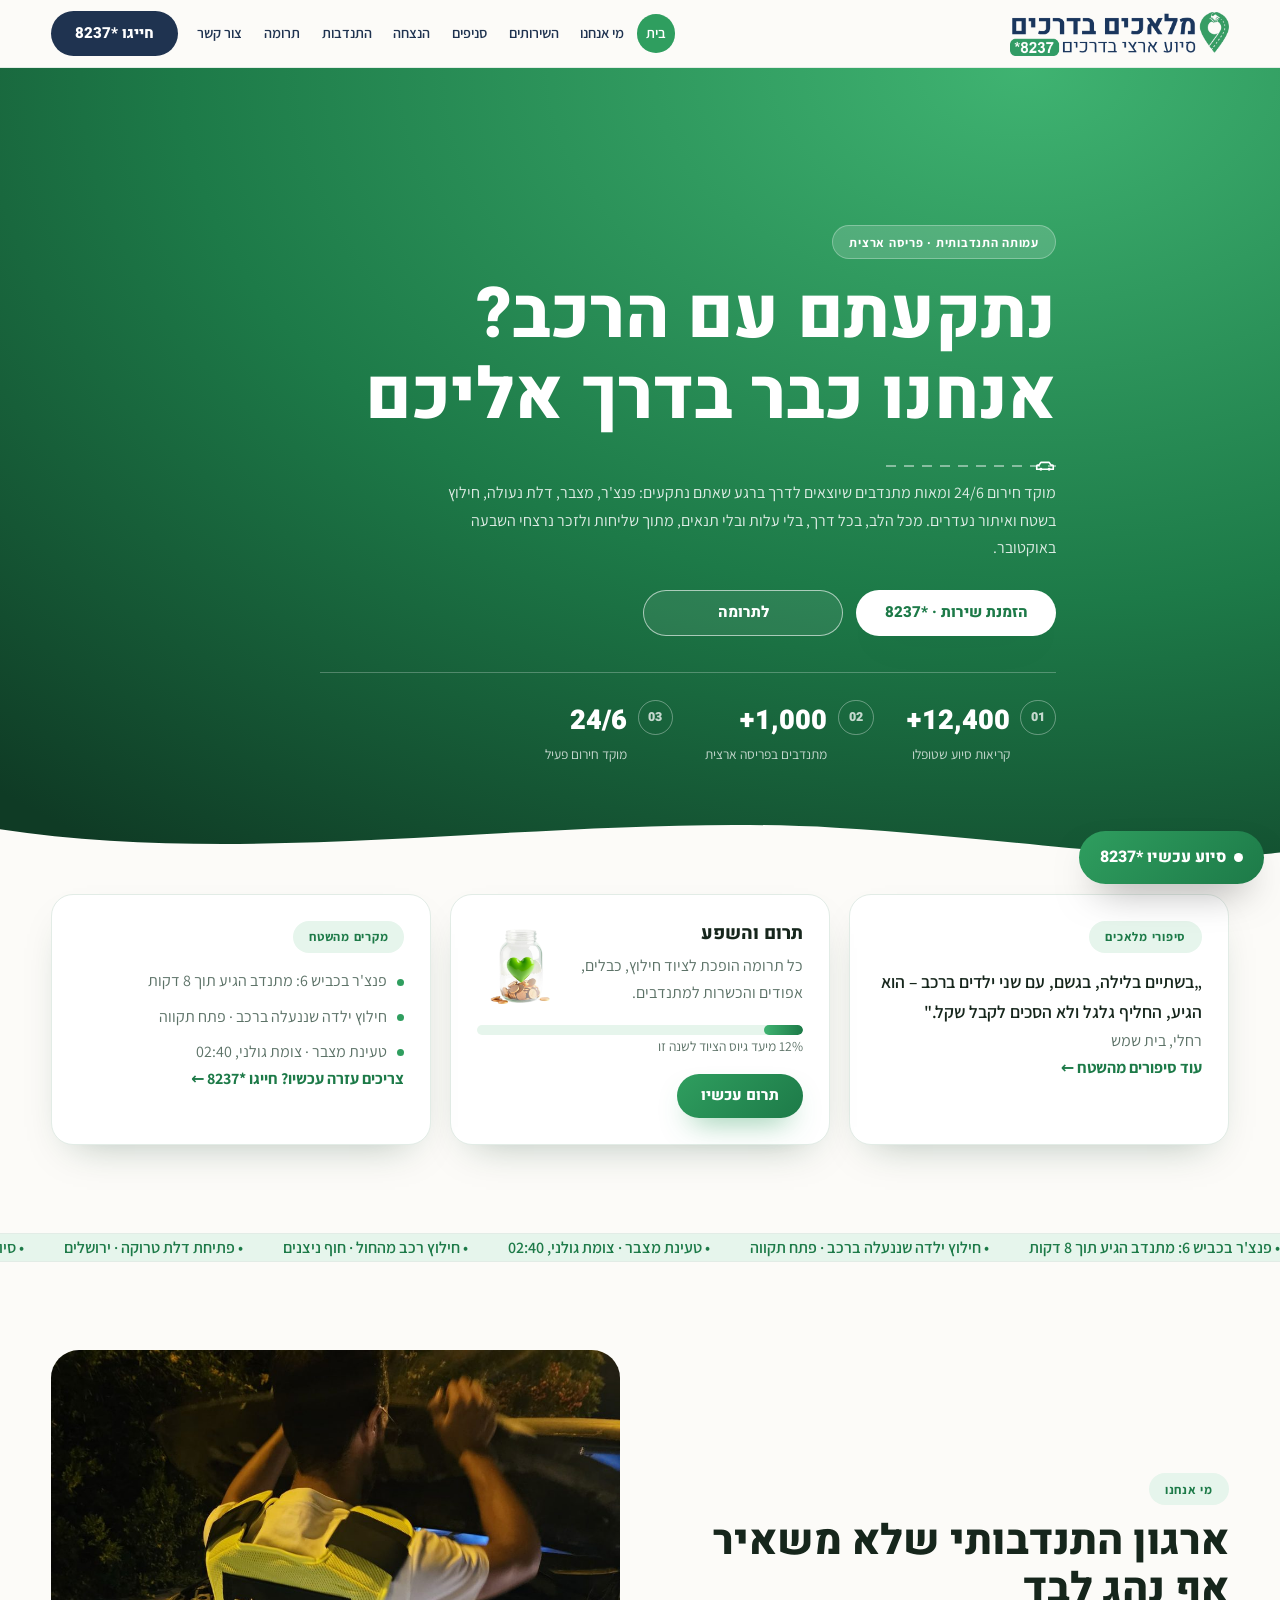
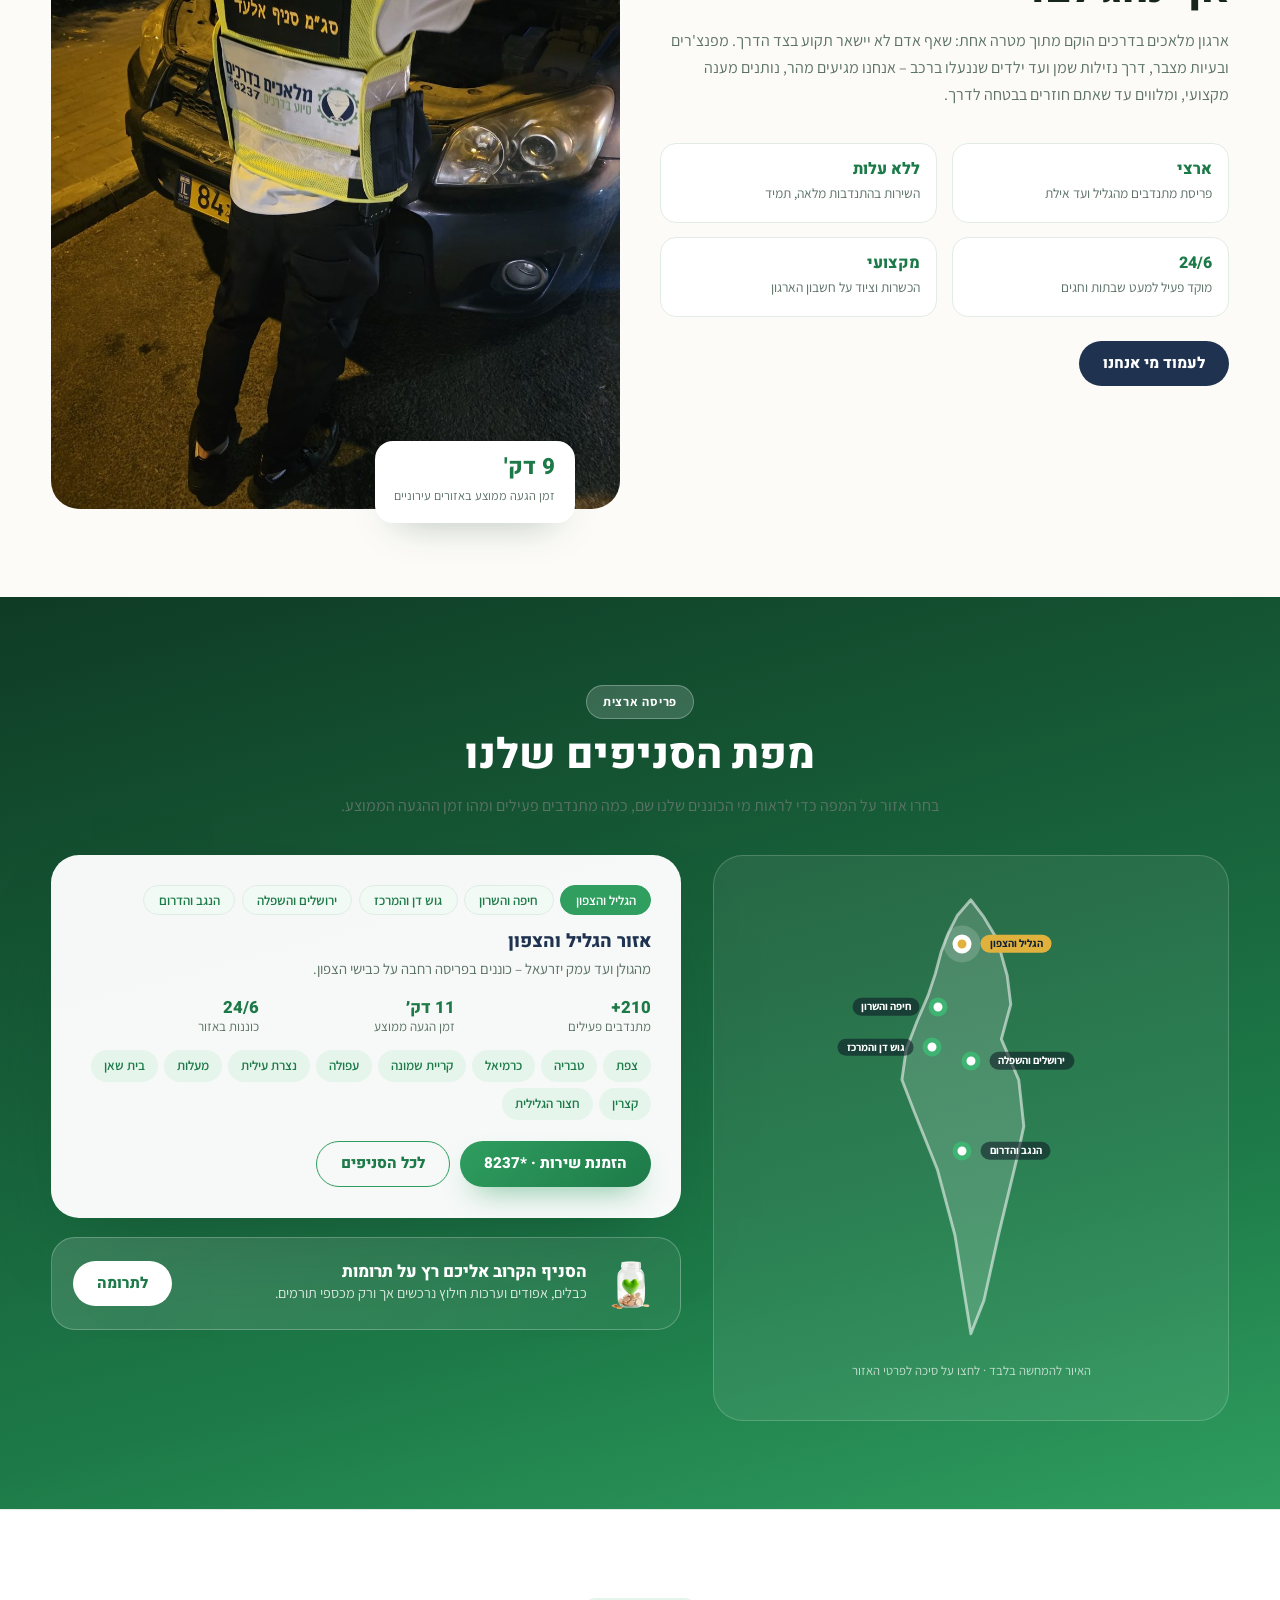
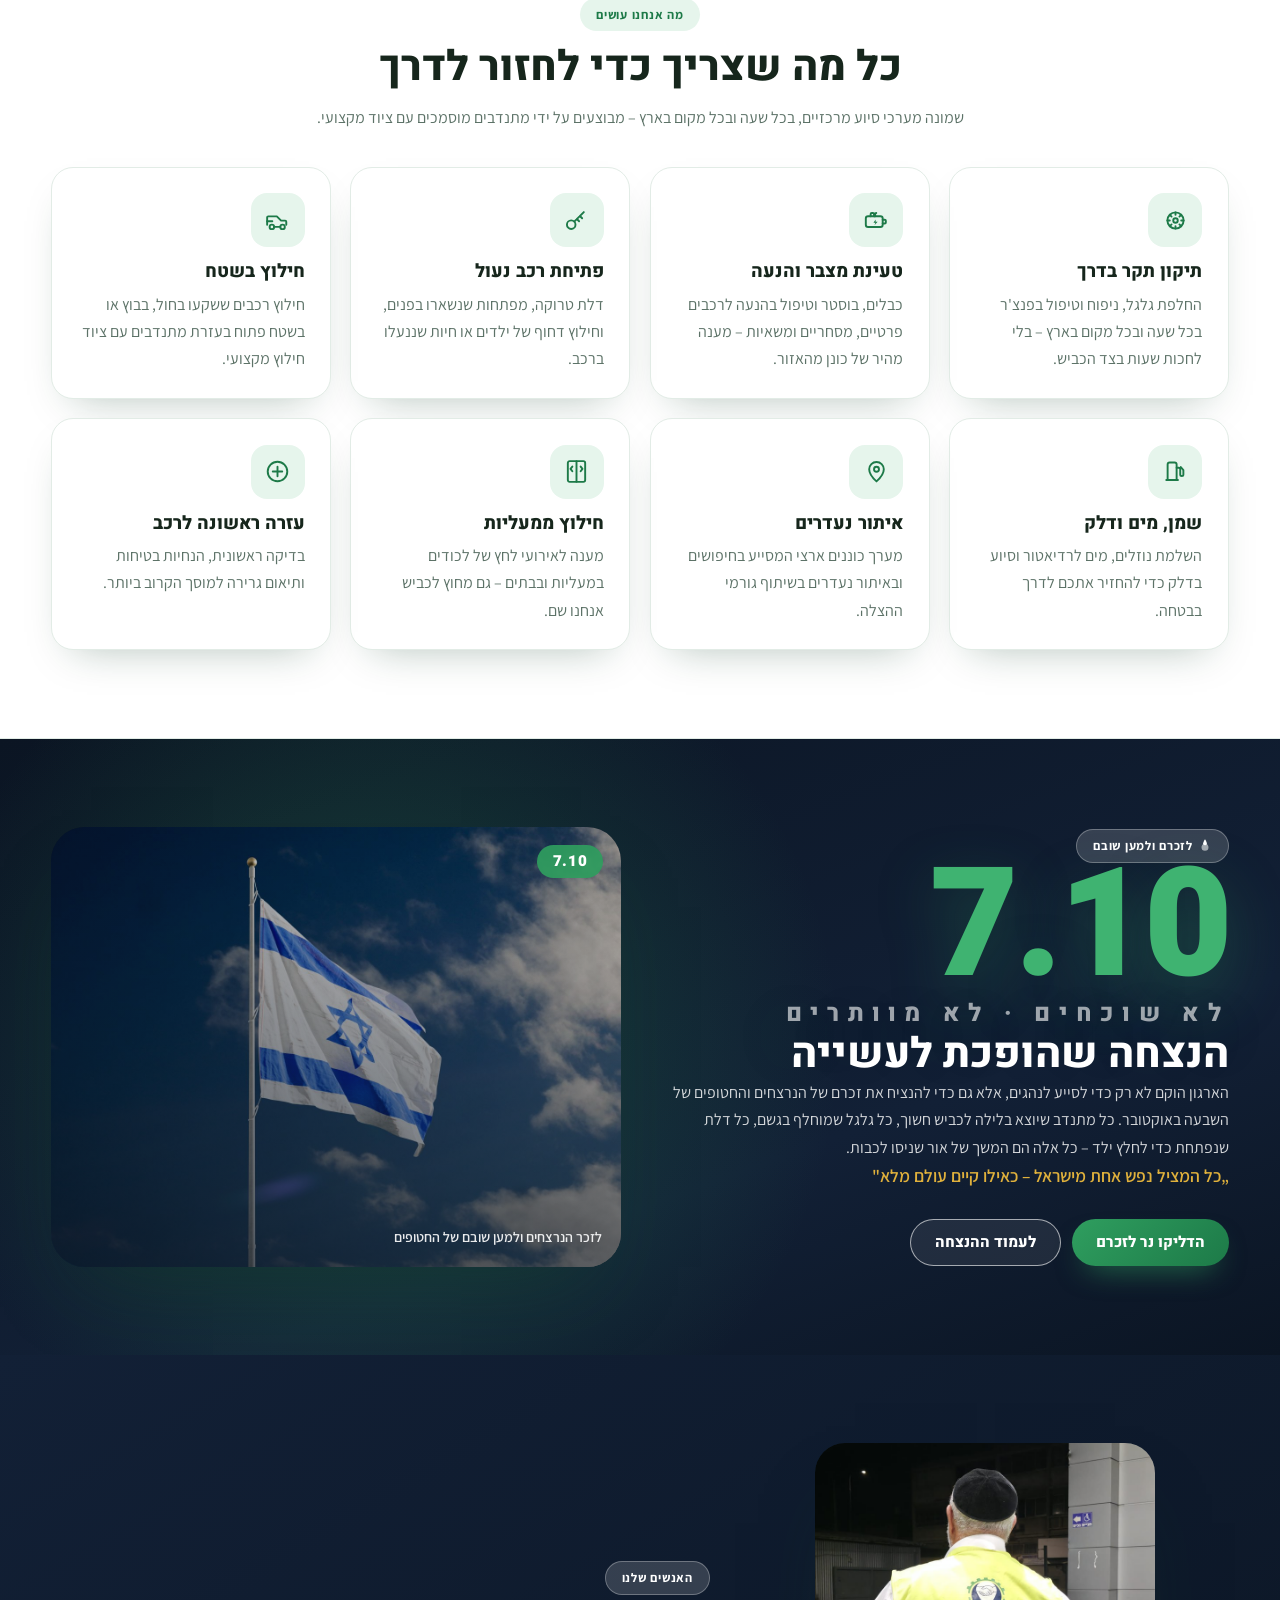
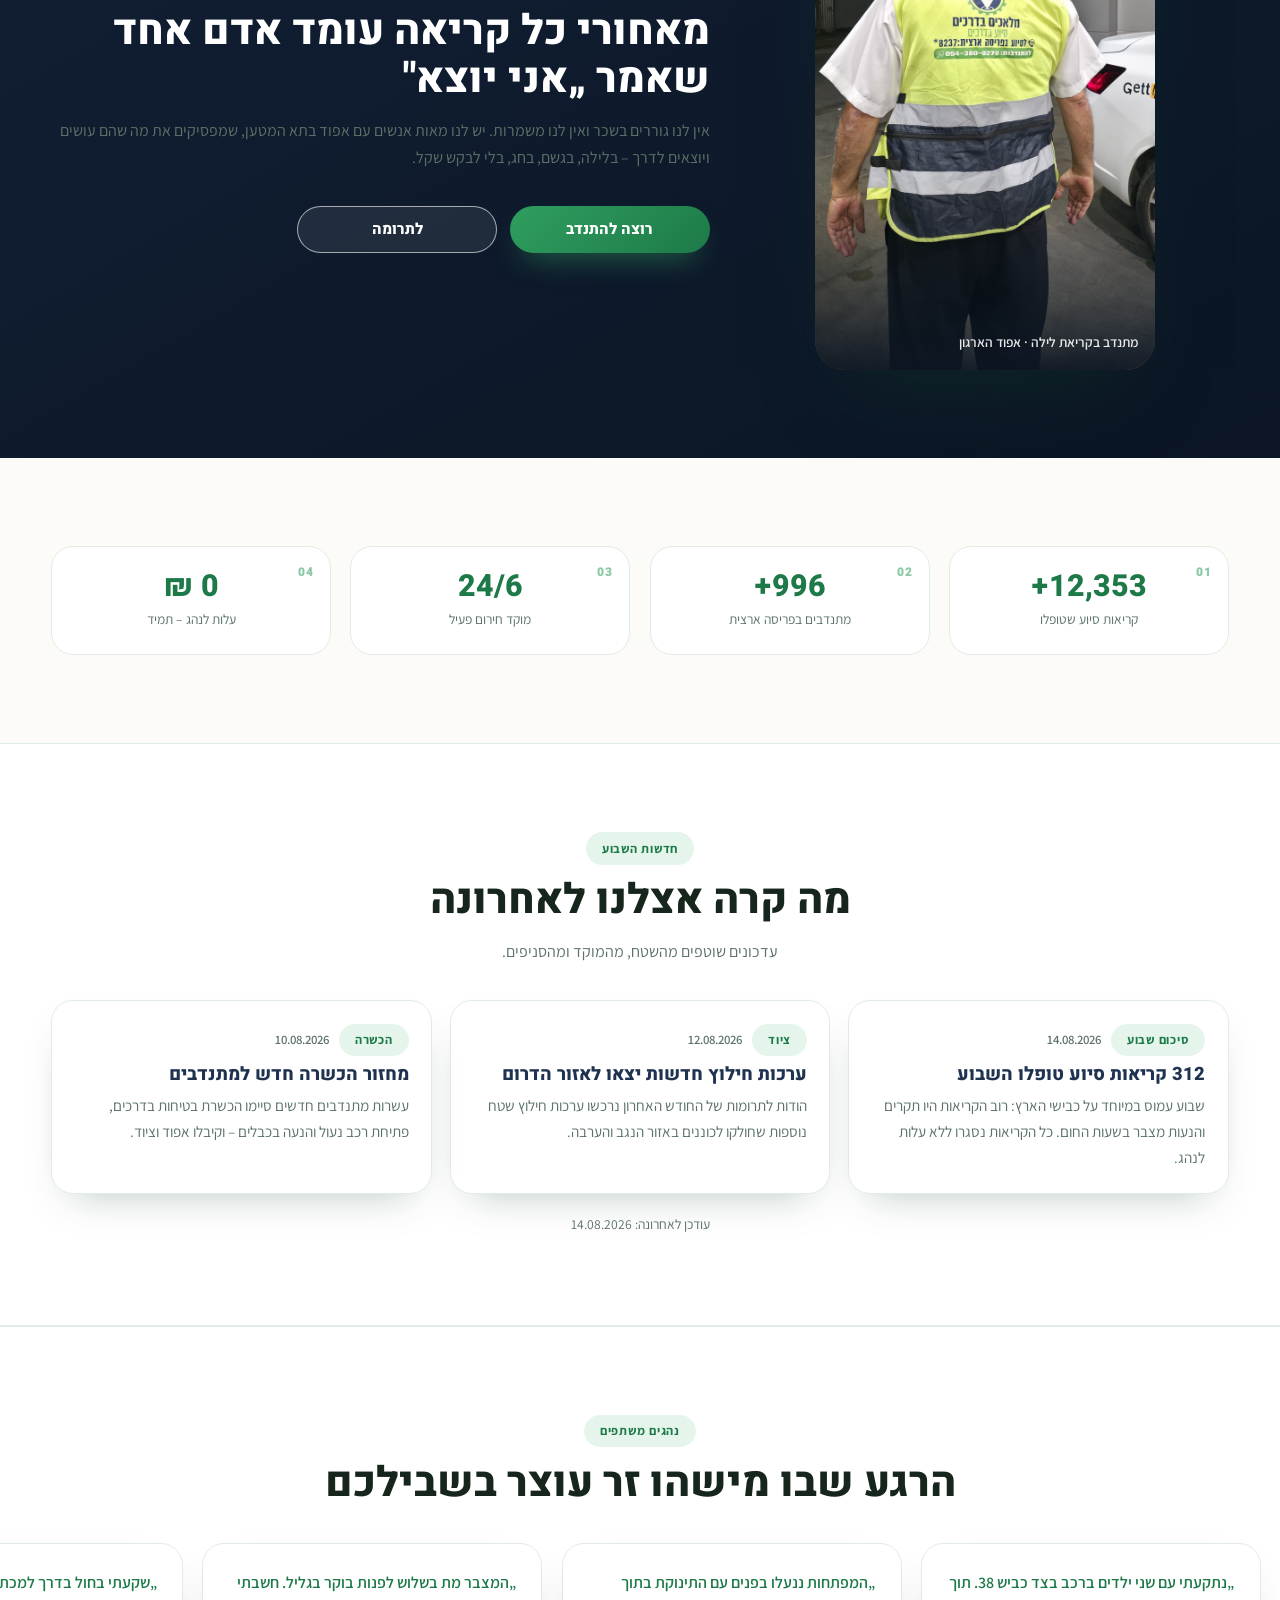
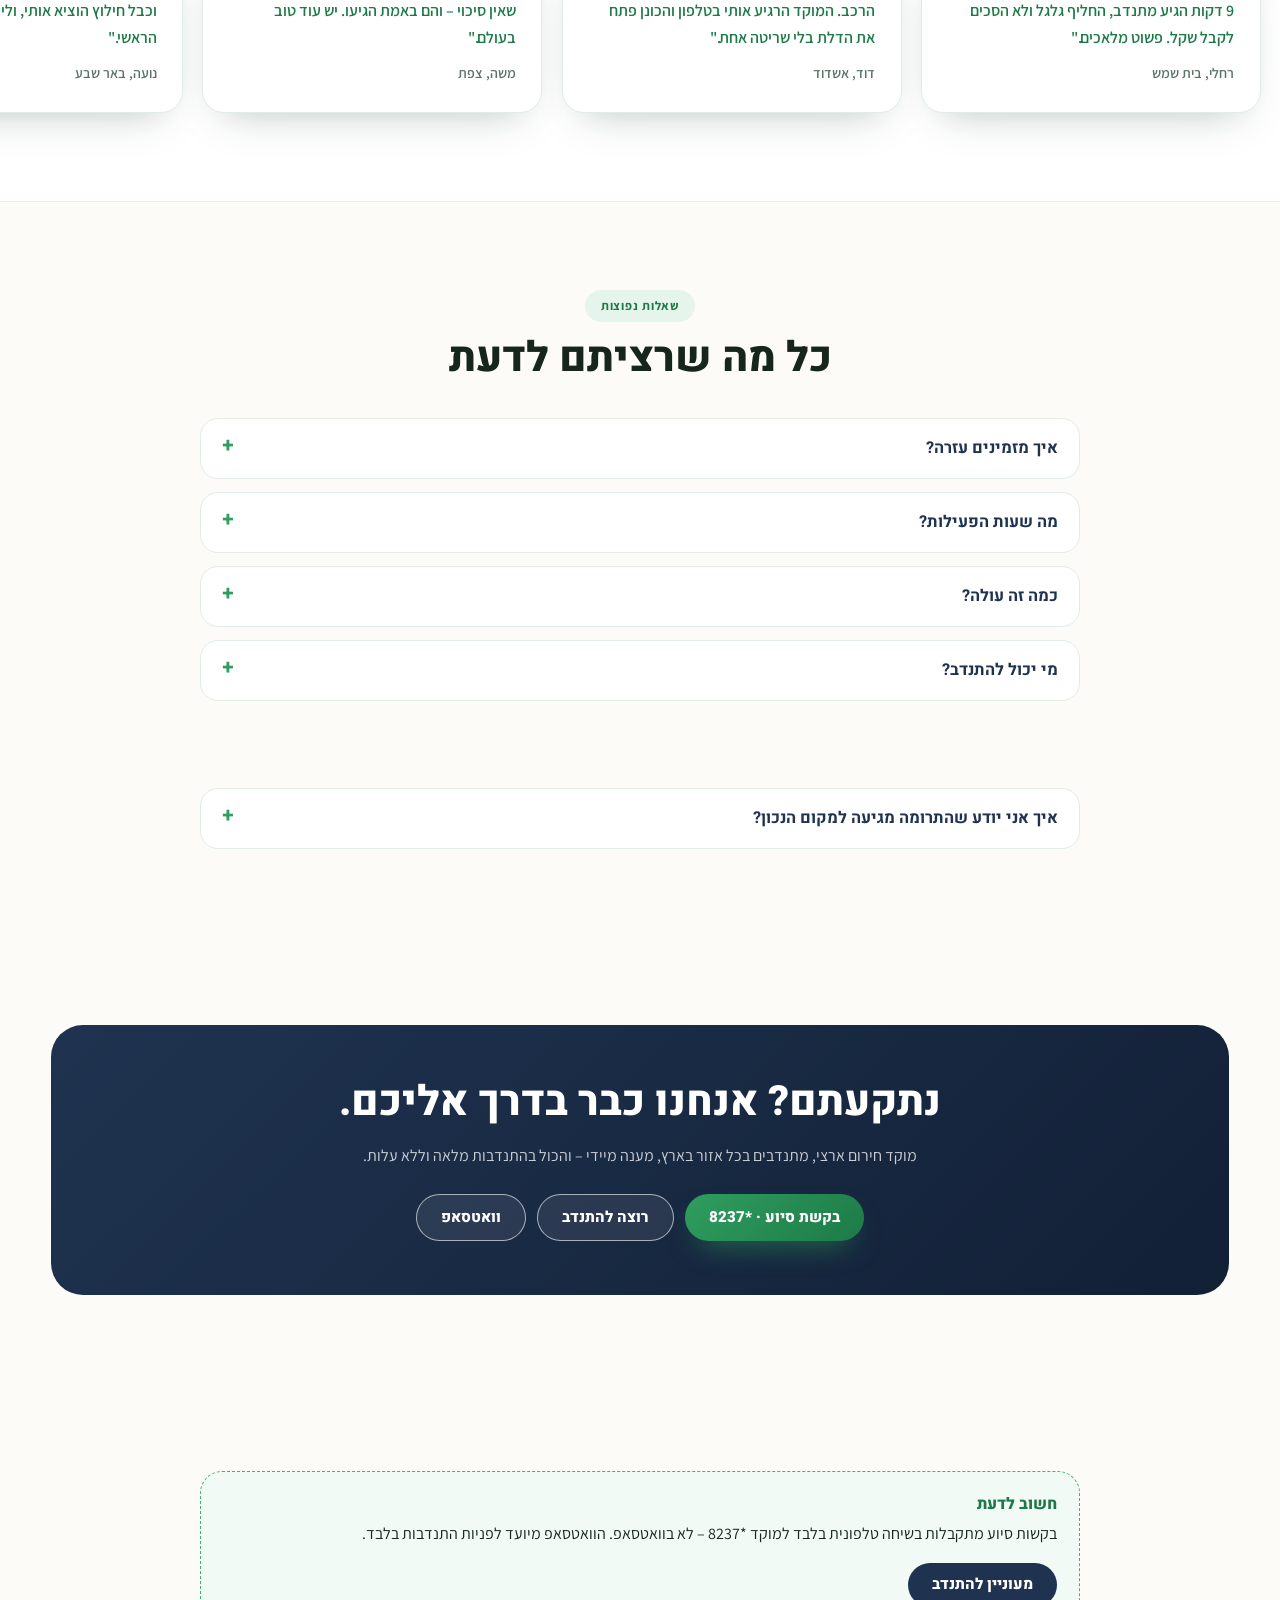
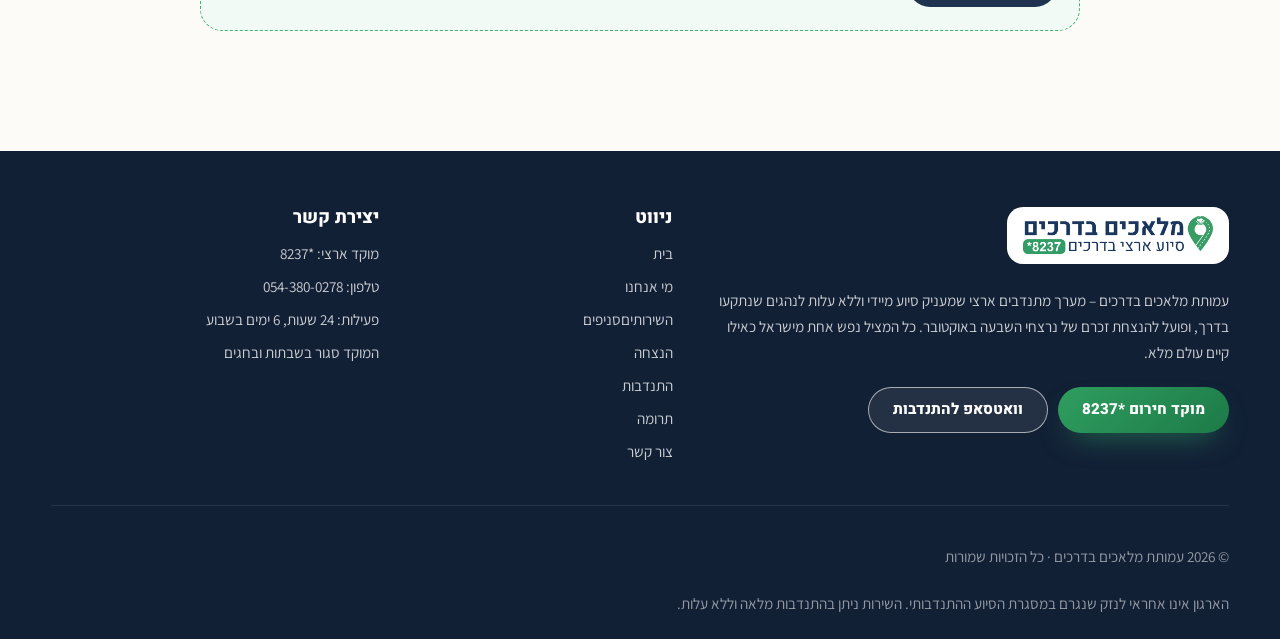
<file: index.html>
<!DOCTYPE html>
<html lang="he" dir="rtl">
<head>
<meta charset="utf-8">
<meta name="viewport" content="width=device-width, initial-scale=1, viewport-fit=cover">
<title>מלאכים בדרכים | סיוע ארצי בדרכים 24/6 · *8237</title>
<meta name="description" content="נתקעתם בדרך? מלאכים בדרכים מגיעים אליכם בהתנדבות וללא עלות – פנצ&#x27;ר, מצבר, פתיחת רכב נעול וחילוץ בשטח. מוקד ארצי *8237.">
<meta property="og:title" content="מלאכים בדרכים | סיוע ארצי בדרכים 24/6 · *8237">
<meta property="og:description" content="נתקעתם בדרך? מלאכים בדרכים מגיעים אליכם בהתנדבות וללא עלות – פנצ&#x27;ר, מצבר, פתיחת רכב נעול וחילוץ בשטח. מוקד ארצי *8237.">
<meta property="og:type" content="website">
<meta name="twitter:card" content="summary_large_image">
<meta name="theme-color" content="#2f9e5f">
<link rel="icon" type="image/png" href="assets/favicon.png">
<link rel="preconnect" href="https://fonts.googleapis.com">
<link rel="preconnect" href="https://fonts.gstatic.com" crossorigin>
<link href="https://fonts.googleapis.com/css2?family=Heebo:wght@400;600;700;800;900&family=Assistant:wght@300;400;500;600;700&display=swap" rel="stylesheet">
<link rel="stylesheet" href="css/styles.css">
</head>
<body>

<div class="preloader" id="preloader">
  <div class="curtain curtain-top"></div>
  <div class="curtain curtain-bottom"></div>
  <div class="preloader-inner">
    <div class="road-wrap"><img class="intro-car" src="assets/car.png" alt=""><div class="road"></div><div class="road-dashes"></div></div>
    <img class="intro-logo" src="assets/logo.png" alt="מלאכים בדרכים">
    <p class="intro-tag">מכל הלב · בכל דרך</p>
  </div>
</div>

<header class="site-header" id="siteHeader">
  <div class="container header-inner">
    <a class="brand" href="index.html"><img src="assets/logo.png" alt="מלאכים בדרכים"></a>
    <div class="header-actions">
      <nav class="desktop-nav"><a class="nav-link is-active" href="index.html">בית</a><a class="nav-link" href="about.html">מי אנחנו</a><a class="nav-link" href="services.html">השירותים</a><a class="nav-link" href="branches.html">סניפים</a><a class="nav-link" href="memorial.html">הנצחה</a><a class="nav-link" href="volunteer.html">התנדבות</a><a class="nav-link" href="donate.html">תרומה</a><a class="nav-link" href="contact.html">צור קשר</a></nav>
      <a class="btn btn-navy" href="tel:*8237">חייגו *8237</a>
      <button class="burger" id="burger" aria-label="תפריט" aria-expanded="false"><span></span><span></span><span></span></button>
    </div>
  </div>
  <nav class="mobile-nav" id="mobileNav"><a href="index.html">בית</a><a href="about.html">מי אנחנו</a><a href="services.html">השירותים</a><a href="branches.html">סניפים</a><a href="memorial.html">הנצחה</a><a href="volunteer.html">התנדבות</a><a href="donate.html">תרומה</a><a href="contact.html">צור קשר</a><a class="btn btn-primary" href="tel:*8237">בקשת סיוע · *8237</a></nav>
</header>
<main>

<section class="hero">
  <div class="container hero-grid solo">
    <div class="hero-copy reveal">
      <span class="pill-light">עמותה התנדבותית · פריסה ארצית</span>
      <h1>נתקעתם עם הרכב?<br>אנחנו כבר בדרך אליכם</h1>
      <div class="road-strip" aria-hidden="true">
        <svg class="road-strip-car" viewBox="0 0 24 24" width="22" height="22" fill="none" stroke="#fff" stroke-width="1.8" stroke-linecap="round" stroke-linejoin="round"><path d="M3 15.5V12a1 1 0 0 1 1-1h1.5l2-3h9l2 3H20a1 1 0 0 1 1 1v3.5"/><path d="M3 15.5h18"/><circle cx="7.5" cy="15.5" r="1.6" fill="#fff" stroke="none"/><circle cx="16.5" cy="15.5" r="1.6" fill="#fff" stroke="none"/></svg>
      </div>
      <p>מוקד חירום 24/6 ומאות מתנדבים שיוצאים לדרך ברגע שאתם נתקעים: פנצ'ר, מצבר, דלת נעולה, חילוץ בשטח ואיתור נעדרים. מכל הלב, בכל דרך, בלי עלות ובלי תנאים, מתוך שליחות ולזכר נרצחי השבעה באוקטובר.</p>
      <div class="hero-actions duo">
        <a class="btn btn-white" href="tel:*8237">הזמנת שירות · *8237</a>
        <a class="btn btn-ghost-light" href="donate.html">לתרומה</a>
      </div>
      <dl class="hero-stats"><div><dt class="counter">12,400+</dt><dd>קריאות סיוע שטופלו</dd></div><div><dt class="counter">1,000+</dt><dd>מתנדבים בפריסה ארצית</dd></div><div><dt>24/6</dt><dd>מוקד חירום פעיל</dd></div></dl>
    </div>
  </div>
  <svg class="wave" viewBox="0 0 1440 90" preserveAspectRatio="none"><path d="M0 90V26C300 78 640 4 940 24 1160 39 1310 74 1440 56V90Z"/></svg>
</section>

<section class="container float-cards">
  <article class="card tilt reveal">
    <span class="pill">סיפורי מלאכים</span>
    <p class="quote">„בשתיים בלילה, בגשם, עם שני ילדים ברכב – הוא הגיע, החליף גלגל ולא הסכים לקבל שקל."</p>
    <p class="muted">רחלי, בית שמש</p>
    <a class="link" href="about.html">עוד סיפורים מהשטח ←</a>
  </article>
  <article class="card tilt reveal">
    <div class="card-row">
      <div><h3>תרום והשפע</h3><p class="muted">כל תרומה הופכת לציוד חילוץ, כבלים, אפודים והכשרות למתנדבים.</p></div>
      <img class="jar float" src="assets/jar.png" alt="צנצנת תרומות">
    </div>
    <div class="progress"><span style="width:12%"></span></div>
    <p class="muted small">12% מיעד גיוס הציוד לשנה זו</p>
    <a class="btn btn-primary" href="donate.html">תרום עכשיו</a>
  </article>
  <article class="card tilt reveal">
    <span class="pill">מקרים מהשטח</span>
    <ul class="dot-list"><li>פנצ'ר בכביש 6: מתנדב הגיע תוך 8 דקות</li><li>חילוץ ילדה שננעלה ברכב · פתח תקווה</li><li>טעינת מצבר · צומת גולני, 02:40</li></ul>
    <a class="link" href="tel:*8237">צריכים עזרה עכשיו? חייגו *8237 ←</a>
  </article>
</section>

<section class="ticker"><div class="ticker-track"><span>• פנצ'ר בכביש 6: מתנדב הגיע תוך 8 דקות</span><span>• חילוץ ילדה שננעלה ברכב · פתח תקווה</span><span>• טעינת מצבר · צומת גולני, 02:40</span><span>• חילוץ רכב מהחול · חוף ניצנים</span><span>• פתיחת דלת טרוקה · ירושלים</span><span>• סיוע בדלק · כביש 90</span><span>• פנצ'ר בכביש 6: מתנדב הגיע תוך 8 דקות</span><span>• חילוץ ילדה שננעלה ברכב · פתח תקווה</span><span>• טעינת מצבר · צומת גולני, 02:40</span><span>• חילוץ רכב מהחול · חוף ניצנים</span><span>• פתיחת דלת טרוקה · ירושלים</span><span>• סיוע בדלק · כביש 90</span></div></section>

<section class="container split">
  <div class="reveal">
    <div class="section-head start"><span class="pill">מי אנחנו</span><h2>ארגון התנדבותי שלא משאיר אף נהג לבד</h2><p>ארגון מלאכים בדרכים הוקם מתוך מטרה אחת: שאף אדם לא יישאר תקוע בצד הדרך. מפנצ'רים ובעיות מצבר, דרך נזילות שמן ועד ילדים שננעלו ברכב – אנחנו מגיעים מהר, נותנים מענה מקצועי, ומלווים עד שאתם חוזרים בבטחה לדרך.</p></div>
    <div class="mini-grid">
      <div class="mini"><strong>ארצי</strong><span>פריסת מתנדבים מהגליל ועד אילת</span></div>
      <div class="mini"><strong>ללא עלות</strong><span>השירות בהתנדבות מלאה, תמיד</span></div>
      <div class="mini"><strong>24/6</strong><span>מוקד פעיל למעט שבתות וחגים</span></div>
      <div class="mini"><strong>מקצועי</strong><span>הכשרות וציוד על חשבון הארגון</span></div>
    </div>
    <a class="btn btn-navy" href="about.html">לעמוד מי אנחנו</a>
  </div>
  <div class="reveal art-box">
    <img src="assets/field-hood.jpg" alt="מתנדב מלאכים בדרכים מטפל ברכב שנתקע בלילה">
    <div class="badge-float"><strong class="counter">9 דק'</strong><span>זמן הגעה ממוצע באזורים עירוניים</span></div>
  </div>
</section>

<!-- ===== פריסה ארצית: מפה + סניפים + תרומה ===== -->
<section class="reach">
  <div class="container">
    <div class="section-head"><span class="pill-light">פריסה ארצית</span><h2>מפת הסניפים שלנו</h2><p class="light-text">בחרו אזור על המפה כדי לראות מי הכוננים שלנו שם, כמה מתנדבים פעילים ומהו זמן ההגעה הממוצע.</p></div>
    <div class="reach-grid">
      <div class="map-stage reveal">
        <div class="map-canvas">
          <svg class="map-svg" viewBox="0 0 300 620" role="img" aria-label="מפת ישראל עם אזורי הפעילות של הארגון">
            <path class="map-land" d="M150 8 L168 32 L186 62 L200 112 L205 152 L192 200 L216 256 L223 320 L214 362 L188 470 L168 560 L150 606 L128 470 L104 380 L72 300 L55 256 L61 214 L76 175 L91 140 L101 110 L109 80 L119 54 L131 30 Z"/>
          </svg>
          <div class="map-pins" id="mapPins"></div>
        </div>
        <p class="map-legend">האיור להמחשה בלבד · לחצו על סיכה לפרטי האזור</p>
      </div>

      <div>
        <div class="branch-panel reveal">
          <div class="branch-tabs" id="branchTabs"></div>
          <div id="branchBody"></div>
          <div class="panel-actions">
            <a class="btn btn-primary" href="tel:*8237">הזמנת שירות · *8237</a>
            <a class="btn btn-outline" href="branches.html">לכל הסניפים</a>
          </div>
        </div>
        <div class="donate-inline reveal">
          <img src="assets/jar.png" alt="">
          <p><strong>הסניף הקרוב אליכם רץ על תרומות</strong>כבלים, אפודים וערכות חילוץ נרכשים אך ורק מכספי תורמים.</p>
          <a class="btn btn-white" href="donate.html">לתרומה</a>
        </div>
      </div>
    </div>
  </div>
</section>

<section class="band">
  <div class="container">
    <div class="section-head"><span class="pill">מה אנחנו עושים</span><h2>כל מה שצריך כדי לחזור לדרך</h2><p>שמונה מערכי סיוע מרכזיים, בכל שעה ובכל מקום בארץ – מבוצעים על ידי מתנדבים מוסמכים עם ציוד מקצועי.</p></div>
    <div class="grid-4"><article class="card tilt reveal"><span class="icon"><svg viewBox="0 0 24 24" fill="none" stroke="currentColor" stroke-width="1.7" stroke-linecap="round" stroke-linejoin="round"><circle cx="12" cy="12" r="7.2"/><circle cx="12" cy="12" r="2"/><path d="M12 4.8v2.1M12 17.1v2.1M4.8 12h2.1M17.1 12h2.1M7 7l1.5 1.5M15.5 15.5 17 17M7 17l1.5-1.5M15.5 8.5 17 7"/></svg></span><h3>תיקון תקר בדרך</h3><p class="muted">החלפת גלגל, ניפוח וטיפול בפנצ'ר בכל שעה ובכל מקום בארץ – בלי לחכות שעות בצד הכביש.</p></article><article class="card tilt reveal"><span class="icon"><svg viewBox="0 0 24 24" fill="none" stroke="currentColor" stroke-width="1.7" stroke-linecap="round" stroke-linejoin="round"><rect x="2.5" y="8.2" width="15" height="9.6" rx="2"/><path d="M17.5 11.3h1.8a1 1 0 0 1 1 1v1.4a1 1 0 0 1-1 1h-1.8"/><path d="M6.8 8.2V6.3a1 1 0 0 1 1-1h1a1 1 0 0 1 1 1v1.9M10.8 8.2V6.3a1 1 0 0 1 1-1"/><path d="M11.2 11 9.3 14h1.8l-.9 2.3L13 13h-1.8Z" fill="currentColor" stroke="none"/></svg></span><h3>טעינת מצבר והנעה</h3><p class="muted">כבלים, בוסטר וטיפול בהנעה לרכבים פרטיים, מסחריים ומשאיות – מענה מהיר של כונן מהאזור.</p></article><article class="card tilt reveal"><span class="icon"><svg viewBox="0 0 24 24" fill="none" stroke="currentColor" stroke-width="1.7" stroke-linecap="round" stroke-linejoin="round"><circle cx="7.3" cy="15.7" r="3.8"/><path d="M10 13 18.5 4.5M15 8l2 2M12.3 10.7l2 2"/></svg></span><h3>פתיחת רכב נעול</h3><p class="muted">דלת טרוקה, מפתחות שנשארו בפנים, וחילוץ דחוף של ילדים או חיות שננעלו ברכב.</p></article><article class="card tilt reveal"><span class="icon"><svg viewBox="0 0 24 24" fill="none" stroke="currentColor" stroke-width="1.7" stroke-linecap="round" stroke-linejoin="round"><path d="M2.8 15.8V9.3a1 1 0 0 1 1-1h7.6l3.8 3.8h3.6a1 1 0 0 1 1 1v2.7"/><circle cx="7" cy="17.7" r="2"/><circle cx="16.5" cy="17.7" r="2"/><path d="M9 17.7h5.5M2.8 12.6h4.6"/></svg></span><h3>חילוץ בשטח</h3><p class="muted">חילוץ רכבים ששקעו בחול, בבוץ או בשטח פתוח בעזרת מתנדבים עם ציוד חילוץ מקצועי.</p></article><article class="card tilt reveal"><span class="icon"><svg viewBox="0 0 24 24" fill="none" stroke="currentColor" stroke-width="1.7" stroke-linecap="round" stroke-linejoin="round"><path d="M5 19.5V5.8a1.8 1.8 0 0 1 1.8-1.8h4.4A1.8 1.8 0 0 1 13 5.8v13.7M3.8 19.5h10.4"/><path d="M13 8.6h1.8a1.4 1.4 0 0 1 1.4 1.4v4.6a1.4 1.4 0 0 0 2.8 0v-3.8l-2.3-2.8"/></svg></span><h3>שמן, מים ודלק</h3><p class="muted">השלמת נוזלים, מים לרדיאטור וסיוע בדלק כדי להחזיר אתכם לדרך בבטחה.</p></article><article class="card tilt reveal"><span class="icon"><svg viewBox="0 0 24 24" fill="none" stroke="currentColor" stroke-width="1.7" stroke-linecap="round" stroke-linejoin="round"><path d="M12 20.8s6.5-5.8 6.5-10.8a6.5 6.5 0 0 0-13 0c0 5 6.5 10.8 6.5 10.8Z"/><circle cx="12" cy="10" r="2.2"/></svg></span><h3>איתור נעדרים</h3><p class="muted">מערך כוננים ארצי המסייע בחיפושים ובאיתור נעדרים בשיתוף גורמי ההצלה.</p></article><article class="card tilt reveal"><span class="icon"><svg viewBox="0 0 24 24" fill="none" stroke="currentColor" stroke-width="1.7" stroke-linecap="round" stroke-linejoin="round"><rect x="4.3" y="2.8" width="15.4" height="18.4" rx="1.6"/><path d="M12 2.8v18.4"/><path d="M8.3 7.6 6.7 9.7l1.6 2.1M15.7 7.6l1.6 2.1-1.6 2.1"/></svg></span><h3>חילוץ ממעליות</h3><p class="muted">מענה לאירועי לחץ של לכודים במעליות ובבתים – גם מחוץ לכביש אנחנו שם.</p></article><article class="card tilt reveal"><span class="icon"><svg viewBox="0 0 24 24" fill="none" stroke="currentColor" stroke-width="1.7" stroke-linecap="round" stroke-linejoin="round"><circle cx="12" cy="12" r="8.7"/><path d="M12 7.8v8.4M7.8 12h8.4"/></svg></span><h3>עזרה ראשונה לרכב</h3><p class="muted">בדיקה ראשונית, הנחיות בטיחות ותיאום גרירה למוסך הקרוב ביותר.</p></article></div>
  </div>
</section>

<!-- ===== 7.10 – הנצחה ===== -->
<section class="seven-oct">
  <div class="memorial-glow" aria-hidden="true"></div>
  <div class="container oct-grid">
    <div class="reveal">
      <span class="pill-light"><svg width="14" height="14" viewBox="0 0 24 24" fill="currentColor" aria-hidden="true" style="vertical-align:-2px;margin-inline-end:.3rem"><path d="M12 2c2 3.2 3.2 5.2 3.2 7.6a3.2 3.2 0 0 1-6.4 0C8.8 7.2 10 5.2 12 2Z"/><path d="M12 22a6 6 0 0 1-6-6c0-2.6 1.6-4.6 3.4-6.6.4 2 1.4 3.4 2.6 3.4s2.2-1.4 2.6-3.4C16.4 11.4 18 13.4 18 16a6 6 0 0 1-6 6Z" opacity=".55"/></svg>לזכרם ולמען שובם</span>
      <p class="oct-mark">7.10<small>לא שוכחים · לא מוותרים</small></p>
      <h2 class="light">הנצחה שהופכת לעשייה</h2>
      <p class="light-text">הארגון הוקם לא רק כדי לסייע לנהגים, אלא גם כדי להנציח את זכרם של הנרצחים והחטופים של השבעה באוקטובר. כל מתנדב שיוצא בלילה לכביש חשוך, כל גלגל שמוחלף בגשם, כל דלת שנפתחת כדי לחלץ ילד – כל אלה הם המשך של אור שניסו לכבות.</p>
      <p class="gold quote">„כל המציל נפש אחת מישראל – כאילו קיים עולם מלא"</p>
      <div class="hero-actions">
        <a class="btn btn-primary" href="memorial.html#candle">הדליקו נר לזכרם</a>
        <a class="btn btn-ghost-light" href="memorial.html">לעמוד ההנצחה</a>
      </div>
    </div>
    <!-- להחלפה בתמונת החטופים כשתתקבל: החליפו רק את ה-src ואת ה-alt -->
    <figure class="oct-figure reveal">
      <span class="oct-badge">7.10</span>
      <img src="assets/memorial-flag.jpg" alt="דגל ישראל ונר זיכרון לזכר נרצחי וחטופי השבעה באוקטובר">
      <figcaption>לזכר הנרצחים ולמען שובם של החטופים</figcaption>
    </figure>
  </div>
</section>

<!-- ===== האנשים שמאחורי הקריאה ===== -->
<section class="crew">
  <div class="container crew-grid">
    <figure class="crew-photo reveal">
      <img src="assets/volunteer-cutout.png" alt="מתנדב מלאכים בדרכים באפוד הארגון בקריאה לילית">
      <figcaption>מתנדב בקריאת לילה · אפוד הארגון</figcaption>
    </figure>
    <div class="reveal">
      <div class="section-head start"><span class="pill-light">האנשים שלנו</span><h2>מאחורי כל קריאה עומד אדם אחד שאמר „אני יוצא"</h2><p class="light-text">אין לנו גוררים בשכר ואין לנו משמרות. יש לנו מאות אנשים עם אפוד בתא המטען, שמפסיקים את מה שהם עושים ויוצאים לדרך – בלילה, בגשם, בחג, בלי לבקש שקל.</p></div>
      <div class="hero-actions duo">
        <a class="btn btn-primary" href="volunteer.html">רוצה להתנדב</a>
        <a class="btn btn-ghost-light" href="donate.html">לתרומה</a>
      </div>
    </div>
  </div>
</section>

<section class="container">
  <div class="grid-4 stat-grid"><div class="stat reveal"><strong class="counter">12,400+</strong><span>קריאות סיוע שטופלו</span></div><div class="stat reveal"><strong class="counter">1,000+</strong><span>מתנדבים בפריסה ארצית</span></div><div class="stat reveal"><strong>24/6</strong><span>מוקד חירום פעיל</span></div><div class="stat reveal"><strong class="counter">0 ₪</strong><span>עלות לנהג – תמיד</span></div></div>
</section>

<!-- ===== חדשות השבוע – התוכן מגיע מ-js/news.js ===== -->
<section class="band">
  <div class="container">
    <div class="section-head"><span class="pill">חדשות השבוע</span><h2>מה קרה אצלנו לאחרונה</h2><p>עדכונים שוטפים מהשטח, מהמוקד ומהסניפים.</p></div>
    <div class="news-grid" id="newsGrid" data-limit="3"></div>
    <p class="news-updated" id="newsUpdated"></p>
  </div>
</section>

<section class="band overflow">
  <div class="container"><div class="section-head"><span class="pill">נהגים משתפים</span><h2>הרגע שבו מישהו זר עוצר בשבילכם</h2></div></div>
  <div class="ticker-track slow"><blockquote class="card quote-card"><p>„נתקעתי עם שני ילדים ברכב בצד כביש 38. תוך 9 דקות הגיע מתנדב, החליף גלגל ולא הסכים לקבל שקל. פשוט מלאכים."</p><footer>רחלי, בית שמש</footer></blockquote><blockquote class="card quote-card"><p>„המפתחות ננעלו בפנים עם התינוקת בתוך הרכב. המוקד הרגיע אותי בטלפון והכונן פתח את הדלת בלי שריטה אחת."</p><footer>דוד, אשדוד</footer></blockquote><blockquote class="card quote-card"><p>„המצבר מת בשלוש לפנות בוקר בגליל. חשבתי שאין סיכוי – והם באמת הגיעו. יש עוד טוב בעולם."</p><footer>משה, צפת</footer></blockquote><blockquote class="card quote-card"><p>„שקעתי בחול בדרך למכתש. מתנדב עם ג'יפ וכבל חילוץ הוציא אותי, וליווה אותי עד לכביש הראשי."</p><footer>נועה, באר שבע</footer></blockquote><blockquote class="card quote-card"><p>„נתקעתי עם שני ילדים ברכב בצד כביש 38. תוך 9 דקות הגיע מתנדב, החליף גלגל ולא הסכים לקבל שקל. פשוט מלאכים."</p><footer>רחלי, בית שמש</footer></blockquote><blockquote class="card quote-card"><p>„המפתחות ננעלו בפנים עם התינוקת בתוך הרכב. המוקד הרגיע אותי בטלפון והכונן פתח את הדלת בלי שריטה אחת."</p><footer>דוד, אשדוד</footer></blockquote><blockquote class="card quote-card"><p>„המצבר מת בשלוש לפנות בוקר בגליל. חשבתי שאין סיכוי – והם באמת הגיעו. יש עוד טוב בעולם."</p><footer>משה, צפת</footer></blockquote><blockquote class="card quote-card"><p>„שקעתי בחול בדרך למכתש. מתנדב עם ג'יפ וכבל חילוץ הוציא אותי, וליווה אותי עד לכביש הראשי."</p><footer>נועה, באר שבע</footer></blockquote></div>
</section>

<section class="container narrow">
  <div class="section-head"><span class="pill">שאלות נפוצות</span><h2>כל מה שרציתם לדעת</h2></div>
  <div class="faq"><div class="faq-item reveal"><button class="faq-q">איך מזמינים עזרה?<span>+</span></button><div class="faq-a"><p>מחייגים למוקד *8237 בשיחה רגילה (לא בוואטסאפ), מוסרים מיקום ותיאור קצר של התקלה, והכונן הקרוב אליכם יוצא לדרך.</p></div></div><div class="faq-item reveal"><button class="faq-q">מה שעות הפעילות?<span>+</span></button><div class="faq-a"><p>המוקד פעיל 24 שעות ביממה, 6 ימים בשבוע. נסגר שעה לפני כניסת השבת ונפתח שעה לאחר יציאתה.</p></div></div><div class="faq-item reveal"><button class="faq-q">כמה זה עולה?<span>+</span></button><div class="faq-a"><p>השירות ניתן ללא עלות וללא תנאים. אנחנו עמותה התנדבותית – כל התרומות מופנות לציוד, הכשרות והרחבת הפריסה.</p></div></div><div class="faq-item reveal"><button class="faq-q">מי יכול להתנדב?<span>+</span></button><div class="faq-a"><p>כל אדם עם רצון טוב לעזור. אין צורך בניסיון קודם – אנחנו מספקים הכשרה, אפוד וציוד על חשבון הארגון.</p></div></div><div class="faq-item reveal"><button class="faq-q">מה עושים עם רכב שנתקע באמצע הדרך?<span>+</span></button><div class="faq-a"><p>עוצרים בשול במקום בטוח, מדליקים אורות חירום ומציבים משולש אזהרה, ומתקשרים למוקד – ננחה אתכם עד שהכונן מגיע.</p></div></div><div class="faq-item reveal"><button class="faq-q">איך אני יודע שהתרומה מגיעה למקום הנכון?<span>+</span></button><div class="faq-a"><p>העמותה פועלת בשקיפות מלאה. כל תרומה מופנית לרכישת ציוד חילוץ, הכשרת מתנדבים והרחבת השירות.</p></div></div></div>
</section>


<section class="container">
  <div class="cta-band reveal">
    <h2>נתקעתם? אנחנו כבר בדרך אליכם.</h2>
    <p>מוקד חירום ארצי, מתנדבים בכל אזור בארץ, מענה מיידי – והכול בהתנדבות מלאה וללא עלות.</p>
    <div class="cta-actions">
      <a class="btn btn-primary" href="tel:*8237">בקשת סיוע · *8237</a>
      <a class="btn btn-ghost-light" href="volunteer.html">רוצה להתנדב</a>
      <a class="btn btn-ghost-light" href="https://wa.me/972543800278">וואטסאפ</a>
    </div>
  </div>
</section>

<section class="container narrow">
  <div class="note reveal">
    <strong>חשוב לדעת</strong>
    <p>בקשות סיוע מתקבלות בשיחה טלפונית בלבד למוקד *8237 – לא בוואטסאפ. הוואטסאפ מיועד לפניות התנדבות בלבד.</p>
    <a class="btn btn-navy" href="https://wa.me/972543800278">מעוניין להתנדב</a>
  </div>
</section>

</main>

<footer class="site-footer">
  <div class="container footer-grid">
    <div class="footer-about">
      <span class="footer-logo"><img src="assets/logo.png" alt="מלאכים בדרכים"></span>
      <p>עמותת מלאכים בדרכים – מערך מתנדבים ארצי שמעניק סיוע מיידי וללא עלות לנהגים שנתקעו בדרך, ופועל להנצחת זכרם של נרצחי השבעה באוקטובר. כל המציל נפש אחת מישראל כאילו קיים עולם מלא.</p>
      <div class="footer-cta">
        <a class="btn btn-primary" href="tel:*8237">מוקד חירום *8237</a>
        <a class="btn btn-ghost-light" href="https://wa.me/972543800278">וואטסאפ להתנדבות</a>
      </div>
    </div>
    <div><h3>ניווט</h3><ul class="footer-links"><li><a href="index.html">בית</a></li><li><a href="about.html">מי אנחנו</a></li><li><a href="services.html">השירותים</a><a href="branches.html">סניפים</a></li><li><a href="memorial.html">הנצחה</a></li><li><a href="volunteer.html">התנדבות</a></li><li><a href="donate.html">תרומה</a></li><li><a href="contact.html">צור קשר</a></li></ul></div>
    <div><h3>יצירת קשר</h3><ul class="footer-links">
      <li>מוקד ארצי: <a href="tel:*8237">*8237</a></li>
      <li>טלפון: <a href="tel:+972543800278">054-380-0278</a></li>
      <li>פעילות: 24 שעות, 6 ימים בשבוע</li>
      <li>המוקד סגור בשבתות ובחגים</li></ul></div>
  </div>
  <div class="footer-bottom container">
    <p>© 2026 עמותת מלאכים בדרכים · כל הזכויות שמורות</p>
    <p>הארגון אינו אחראי לנזק שנגרם במסגרת הסיוע ההתנדבותי. השירות ניתן בהתנדבות מלאה וללא עלות.</p>
  </div>
</footer>
<nav class="app-nav" id="appNav" aria-label="ניווט מהיר">
  <a href="index.html" class="app-nav-item" data-page="index"><svg viewBox="0 0 24 24" fill="none" stroke="currentColor" stroke-width="1.8" stroke-linecap="round" stroke-linejoin="round"><path d="M4 11.5 12 4l8 7.5"/><path d="M6 10v9a1 1 0 0 0 1 1h4v-6h2v6h4a1 1 0 0 0 1-1v-9"/></svg><span>בית</span></a>
  <a href="services.html" class="app-nav-item" data-page="services"><svg viewBox="0 0 24 24" fill="none" stroke="currentColor" stroke-width="1.8" stroke-linecap="round" stroke-linejoin="round"><path d="M14.7 6.3a3.5 3.5 0 0 0-4.8 4.1L4 16.3V20h3.7l5.9-5.9a3.5 3.5 0 0 0 4.1-4.8l-2.6 2.6-1.9-1.9 2.5-2.7Z"/></svg><span>שירותים</span></a>
  <a href="tel:*8237" class="app-nav-item app-nav-call"><span class="app-nav-call-circle"><svg viewBox="0 0 24 24" fill="none" stroke="currentColor" stroke-width="1.8" stroke-linecap="round" stroke-linejoin="round"><path d="M5.5 4h3l1.4 4.2-2 1.6a12 12 0 0 0 6.3 6.3l1.6-2 4.2 1.4v3a1.5 1.5 0 0 1-1.6 1.5A16.5 16.5 0 0 1 4 5.6 1.5 1.5 0 0 1 5.5 4Z"/></svg></span><span>מוקד</span></a>
  <a href="volunteer.html" class="app-nav-item" data-page="volunteer"><svg viewBox="0 0 24 24" fill="none" stroke="currentColor" stroke-width="1.8" stroke-linecap="round" stroke-linejoin="round"><path d="M12 20s-7-4.6-9-9.3C1.6 6.9 4 4 7 4c2 0 3.5 1.2 5 3 1.5-1.8 3-3 5-3 3 0 5.4 2.9 4 6.7C19 15.4 12 20 12 20Z"/></svg><span>התנדבות</span></a>
  <button type="button" class="app-nav-item" id="navMore"><svg viewBox="0 0 24 24" fill="none" stroke="currentColor" stroke-width="1.8" stroke-linecap="round" stroke-linejoin="round"><path d="M4 6h16M4 12h16M4 18h16"/></svg><span>עוד</span></button>
</nav>
<a class="floating-call" href="tel:*8237"><span class="pulse"></span>סיוע עכשיו *8237</a>
<script src="js/branches.js"></script>
<script src="js/news.js"></script>
<script src="js/main.js"></script>
</body>
</html>
</file>
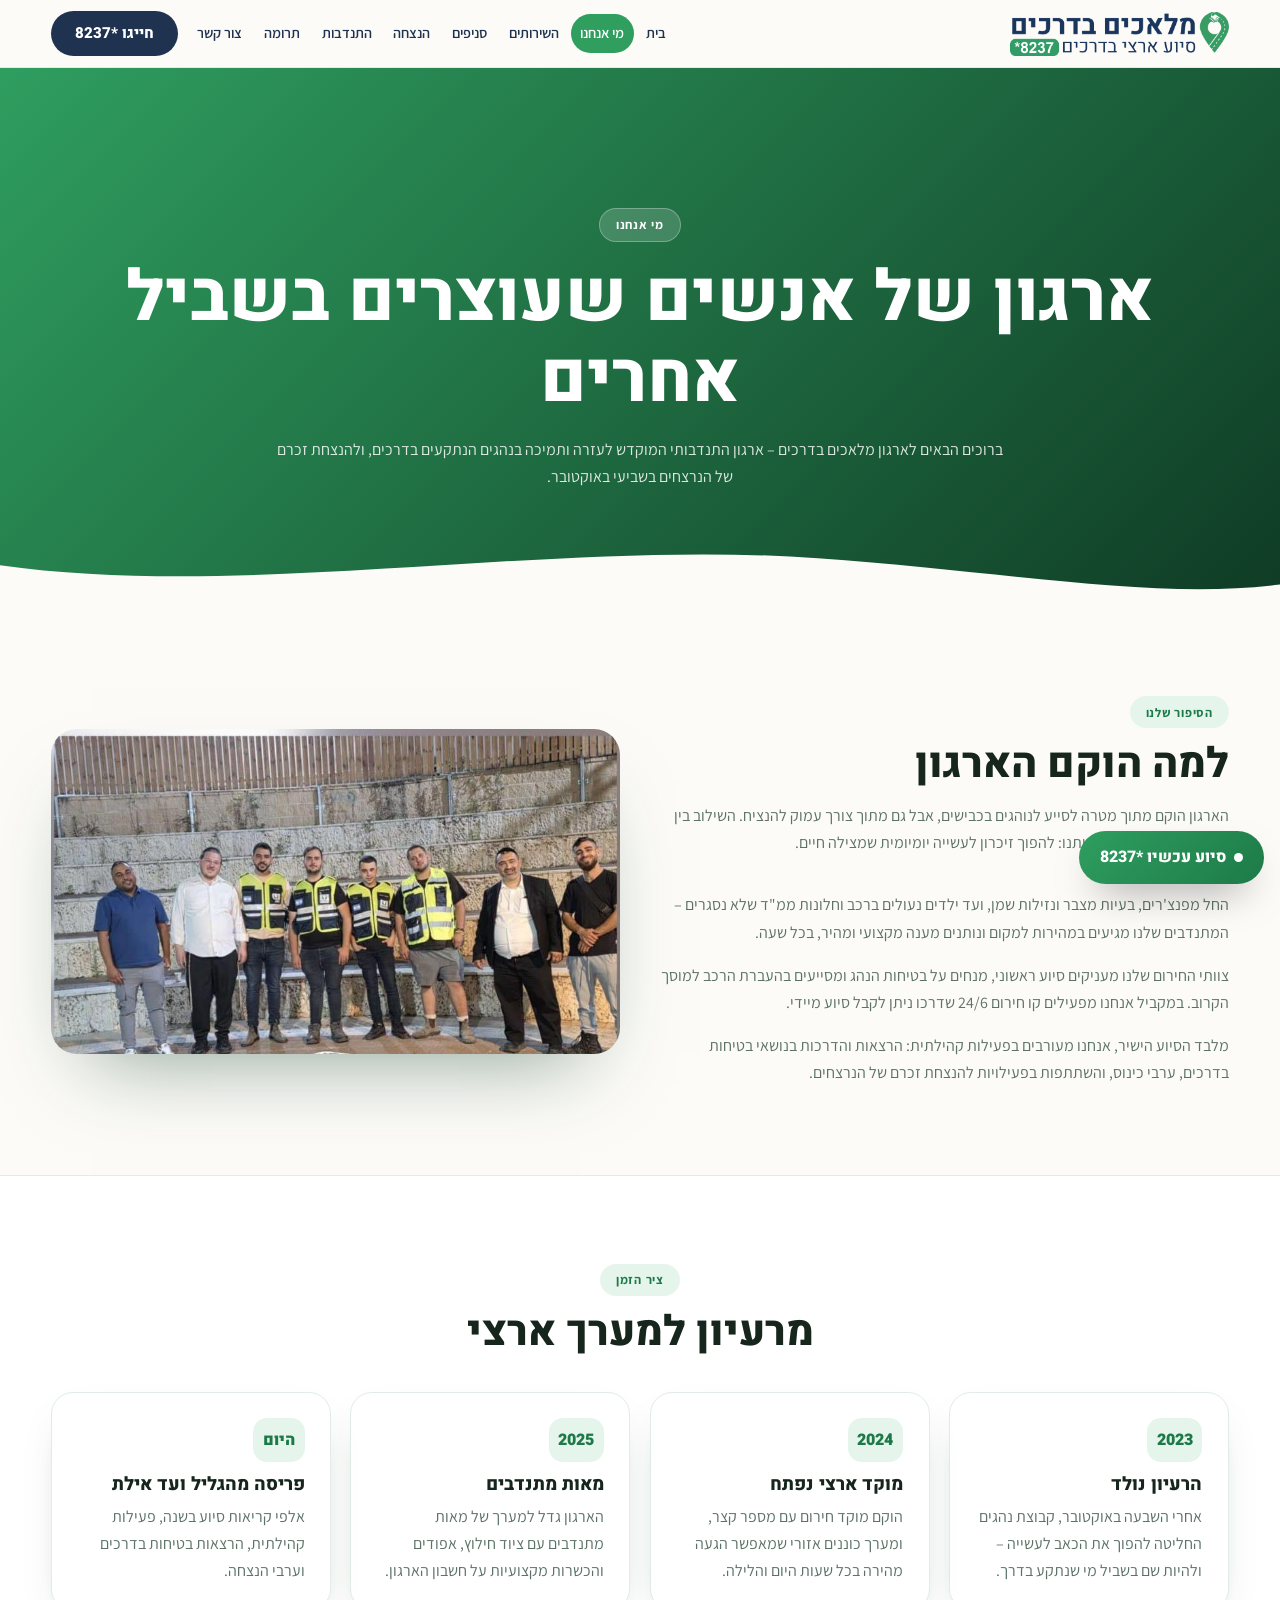
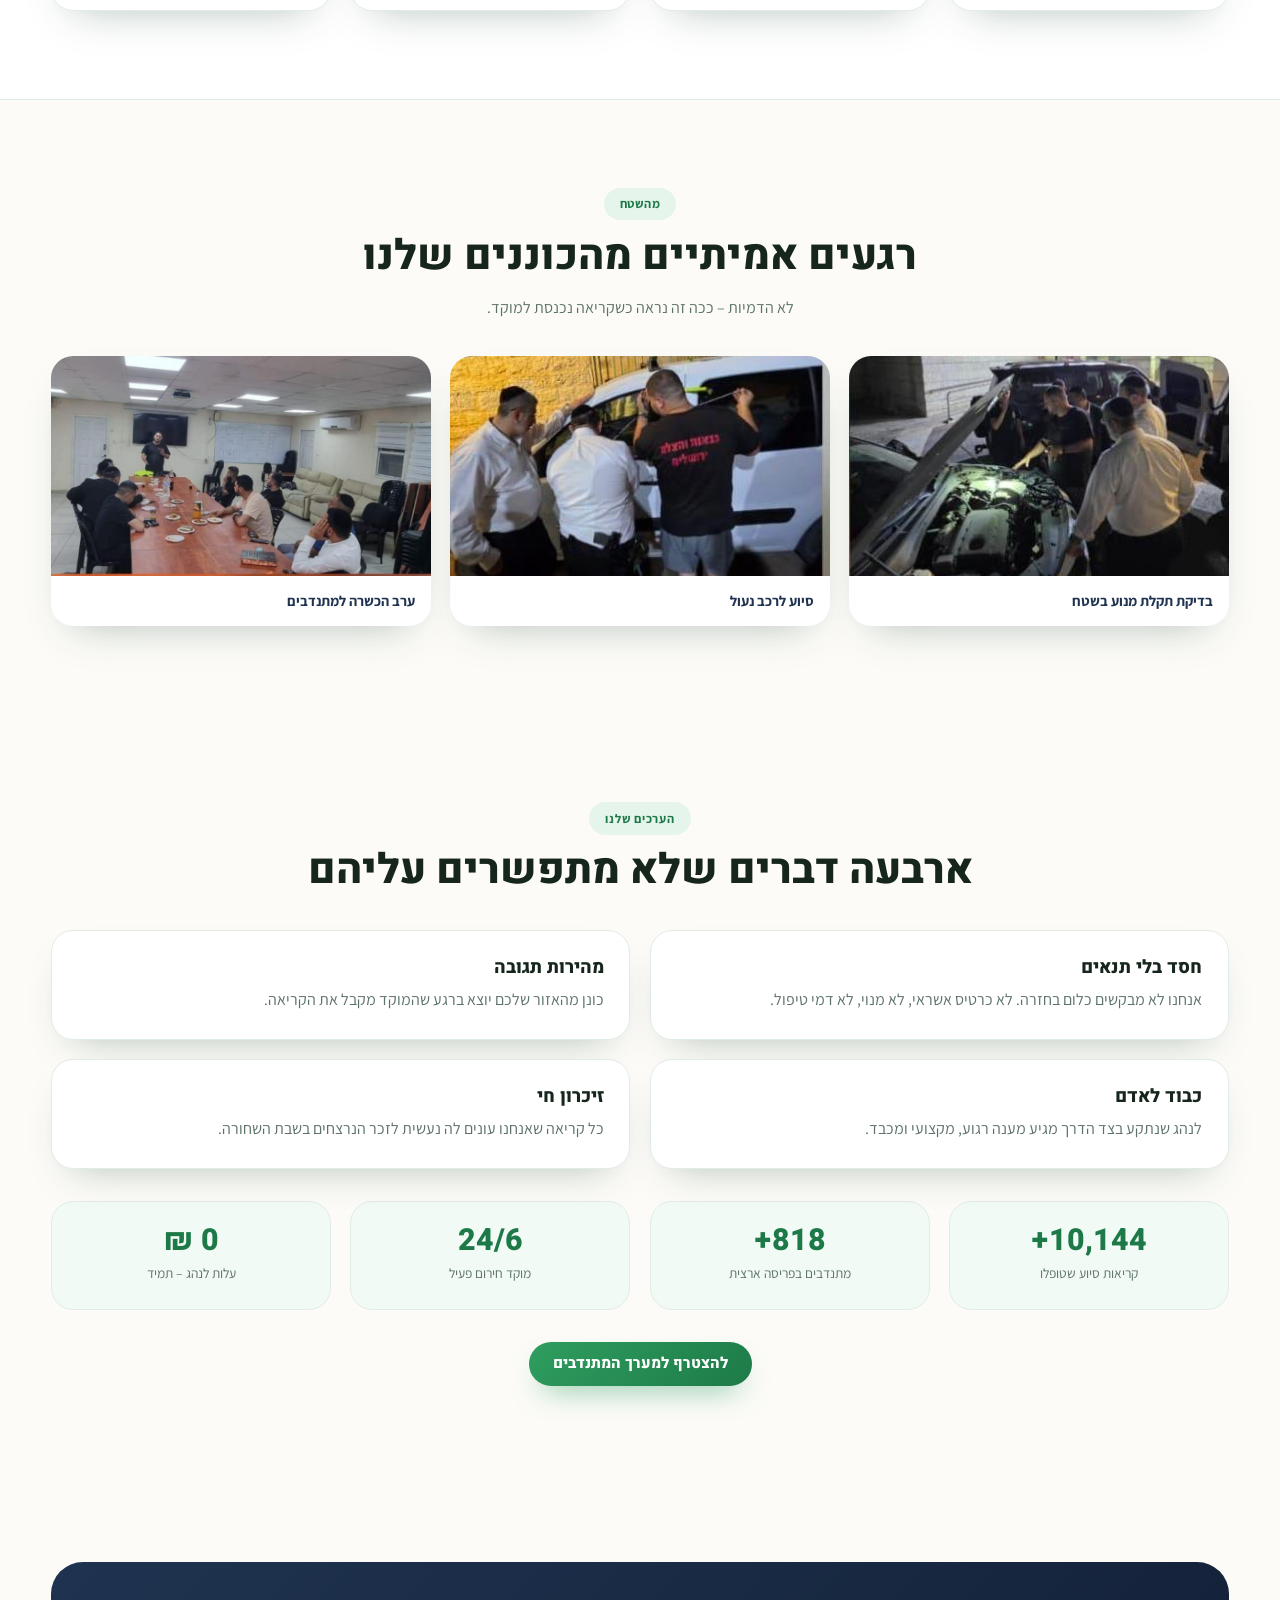
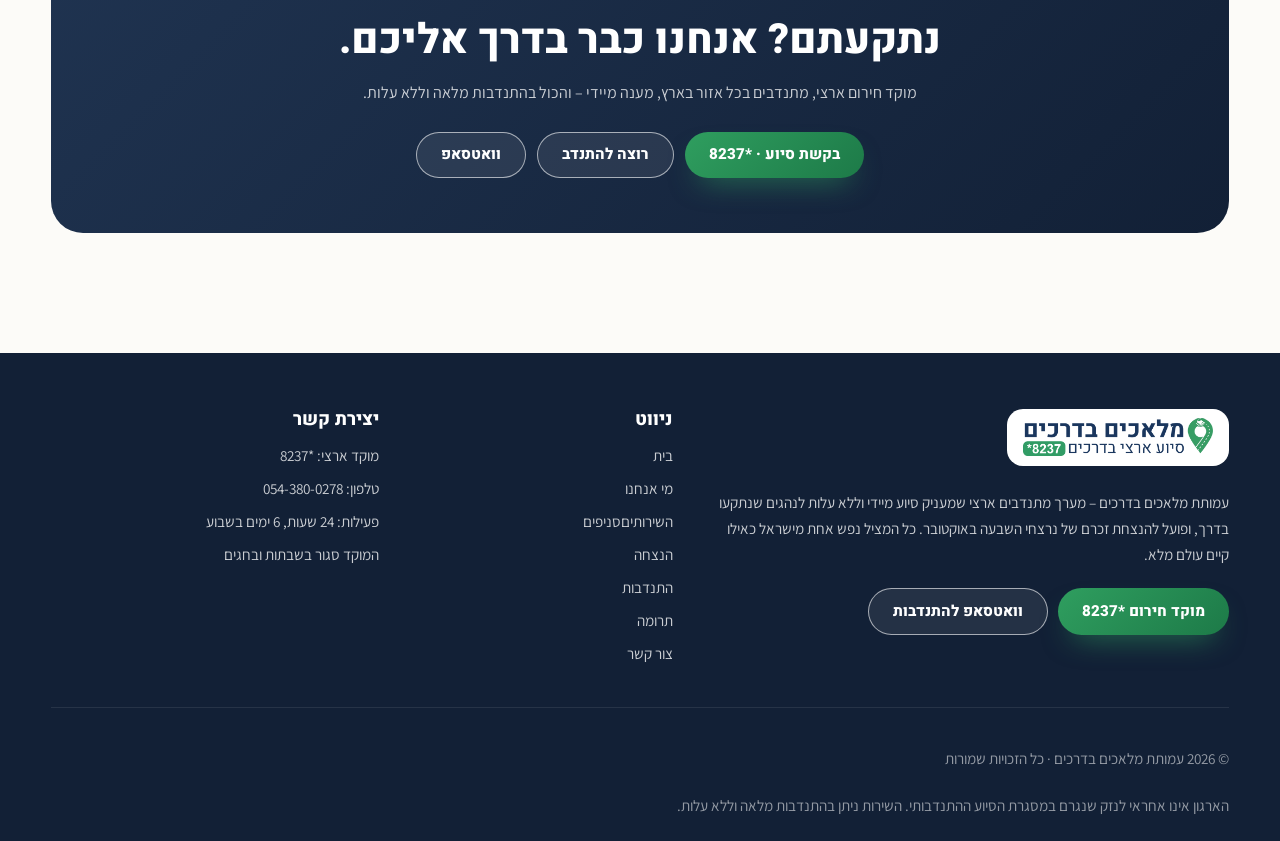
<file: about.html>
<!DOCTYPE html>
<html lang="he" dir="rtl">
<head>
<meta charset="utf-8">
<meta name="viewport" content="width=device-width, initial-scale=1, viewport-fit=cover">
<title>מי אנחנו | עמותת מלאכים בדרכים</title>
<meta name="description" content="הסיפור של מלאכים בדרכים: ארגון התנדבותי ארצי לסיוע לנהגים שנתקעו בדרך, שהוקם גם כדי להנציח את נרצחי השבעה באוקטובר.">
<meta property="og:title" content="מי אנחנו | עמותת מלאכים בדרכים">
<meta property="og:description" content="הסיפור של מלאכים בדרכים: ארגון התנדבותי ארצי לסיוע לנהגים שנתקעו בדרך, שהוקם גם כדי להנציח את נרצחי השבעה באוקטובר.">
<meta property="og:type" content="website">
<meta name="twitter:card" content="summary_large_image">
<meta name="theme-color" content="#2f9e5f">
<link rel="icon" type="image/png" href="assets/favicon.png">
<link rel="preconnect" href="https://fonts.googleapis.com">
<link rel="preconnect" href="https://fonts.gstatic.com" crossorigin>
<link href="https://fonts.googleapis.com/css2?family=Heebo:wght@400;600;700;800;900&family=Assistant:wght@300;400;500;600;700&display=swap" rel="stylesheet">
<link rel="stylesheet" href="css/styles.css">
</head>
<body>


<header class="site-header" id="siteHeader">
  <div class="container header-inner">
    <a class="brand" href="index.html"><img src="assets/logo.png" alt="מלאכים בדרכים"></a>
    <div class="header-actions">
      <nav class="desktop-nav"><a class="nav-link" href="index.html">בית</a><a class="nav-link is-active" href="about.html">מי אנחנו</a><a class="nav-link" href="services.html">השירותים</a><a class="nav-link" href="branches.html">סניפים</a><a class="nav-link" href="memorial.html">הנצחה</a><a class="nav-link" href="volunteer.html">התנדבות</a><a class="nav-link" href="donate.html">תרומה</a><a class="nav-link" href="contact.html">צור קשר</a></nav>
      <a class="btn btn-navy" href="tel:*8237">חייגו *8237</a>
      <button class="burger" id="burger" aria-label="תפריט" aria-expanded="false"><span></span><span></span><span></span></button>
    </div>
  </div>
  <nav class="mobile-nav" id="mobileNav"><a href="index.html">בית</a><a href="about.html">מי אנחנו</a><a href="services.html">השירותים</a><a href="branches.html">סניפים</a><a href="memorial.html">הנצחה</a><a href="volunteer.html">התנדבות</a><a href="donate.html">תרומה</a><a href="contact.html">צור קשר</a><a class="btn btn-primary" href="tel:*8237">בקשת סיוע · *8237</a></nav>
</header>
<main>

<section class="page-hero">
  <div class="container">
    <span class="pill-light">מי אנחנו</span>
    <h1>ארגון של אנשים שעוצרים בשביל אחרים</h1>
    <p>ברוכים הבאים לארגון מלאכים בדרכים – ארגון התנדבותי המוקדש לעזרה ותמיכה בנהגים הנתקעים בדרכים, ולהנצחת זכרם של הנרצחים בשביעי באוקטובר.</p>
  </div>
  <svg class="wave" viewBox="0 0 1440 80" preserveAspectRatio="none"><path d="M0 80V30C280 70 620 0 920 22 1140 38 1300 70 1440 52V80Z"/></svg>
</section>
<section class="container split">
  <div class="reveal">
    <div class="section-head start"><span class="pill">הסיפור שלנו</span><h2>למה הוקם הארגון</h2><p>הארגון הוקם מתוך מטרה לסייע לנוהגים בכבישים, אבל גם מתוך צורך עמוק להנציח. השילוב בין השניים הוא מה שמניע אותנו: להפוך זיכרון לעשייה יומיומית שמצילה חיים.</p></div>
    <div class="prose">
      <p>החל מפנצ'רים, בעיות מצבר ונזילות שמן, ועד ילדים נעולים ברכב וחלונות ממ"ד שלא נסגרים – המתנדבים שלנו מגיעים במהירות למקום ונותנים מענה מקצועי ומהיר, בכל שעה.</p>
      <p>צוותי החירום שלנו מעניקים סיוע ראשוני, מנחים על בטיחות הנהג ומסייעים בהעברת הרכב למוסך הקרוב. במקביל אנחנו מפעילים קו חירום 24/6 שדרכו ניתן לקבל סיוע מיידי.</p>
      <p>מלבד הסיוע הישיר, אנחנו מעורבים בפעילות קהילתית: הרצאות והדרכות בנושאי בטיחות בדרכים, ערבי כינוס, והשתתפות בפעילויות להנצחת זכרם של הנרצחים.</p>
    </div>
  </div>
  <div class="reveal"><img class="rounded shadow" src="assets/field-team.jpg" alt="צוות מלאכים בדרכים לאחר מפגש הכשרה"></div>
</section>

<section class="band"><div class="container">
  <div class="section-head"><span class="pill">ציר הזמן</span><h2>מרעיון למערך ארצי</h2></div>
  <div class="grid-4"><article class="card reveal"><span class="year">2023</span><h3>הרעיון נולד</h3><p class="muted">אחרי השבעה באוקטובר, קבוצת נהגים החליטה להפוך את הכאב לעשייה – ולהיות שם בשביל מי שנתקע בדרך.</p></article><article class="card reveal"><span class="year">2024</span><h3>מוקד ארצי נפתח</h3><p class="muted">הוקם מוקד חירום עם מספר קצר, ומערך כוננים אזורי שמאפשר הגעה מהירה בכל שעות היום והלילה.</p></article><article class="card reveal"><span class="year">2025</span><h3>מאות מתנדבים</h3><p class="muted">הארגון גדל למערך של מאות מתנדבים עם ציוד חילוץ, אפודים והכשרות מקצועיות על חשבון הארגון.</p></article><article class="card reveal"><span class="year">היום</span><h3>פריסה מהגליל ועד אילת</h3><p class="muted">אלפי קריאות סיוע בשנה, פעילות קהילתית, הרצאות בטיחות בדרכים וערבי הנצחה.</p></article></div>
</div></section>

<section class="container">
  <div class="section-head"><span class="pill">מהשטח</span><h2>רגעים אמיתיים מהכוננים שלנו</h2><p>לא הדמיות – ככה זה נראה כשקריאה נכנסת למוקד.</p></div>
  <div class="grid-3">
    <figure class="field-photo reveal"><img src="assets/field-engine.jpg" alt="כוננים בודקים מנוע רכב שנתקע בלילה"><figcaption>בדיקת תקלת מנוע בשטח</figcaption></figure>
    <figure class="field-photo reveal"><img src="assets/field-van.jpg" alt="כוננים מטפלים ברכב נעול"><figcaption>סיוע לרכב נעול</figcaption></figure>
    <figure class="field-photo reveal"><img src="assets/field-briefing.jpg" alt="מפגש הדרכה למתנדבי הארגון"><figcaption>ערב הכשרה למתנדבים</figcaption></figure>
  </div>
</section>

<section class="container">
  <div class="section-head"><span class="pill">הערכים שלנו</span><h2>ארבעה דברים שלא מתפשרים עליהם</h2></div>
  <div class="grid-2"><article class="card tilt reveal"><h3>חסד בלי תנאים</h3><p class="muted">אנחנו לא מבקשים כלום בחזרה. לא כרטיס אשראי, לא מנוי, לא דמי טיפול.</p></article><article class="card tilt reveal"><h3>מהירות תגובה</h3><p class="muted">כונן מהאזור שלכם יוצא ברגע שהמוקד מקבל את הקריאה.</p></article><article class="card tilt reveal"><h3>כבוד לאדם</h3><p class="muted">לנהג שנתקע בצד הדרך מגיע מענה רגוע, מקצועי ומכבד.</p></article><article class="card tilt reveal"><h3>זיכרון חי</h3><p class="muted">כל קריאה שאנחנו עונים לה נעשית לזכר הנרצחים בשבת השחורה.</p></article></div>
  <div class="grid-4 gap-top"><div class="stat soft reveal"><strong class="counter">12,400+</strong><span>קריאות סיוע שטופלו</span></div><div class="stat soft reveal"><strong class="counter">1,000+</strong><span>מתנדבים בפריסה ארצית</span></div><div class="stat soft reveal"><strong>24/6</strong><span>מוקד חירום פעיל</span></div><div class="stat soft reveal"><strong class="counter">0 ₪</strong><span>עלות לנהג – תמיד</span></div></div>
  <div class="center gap-top"><a class="btn btn-primary" href="volunteer.html">להצטרף למערך המתנדבים</a></div>
</section>

<section class="container">
  <div class="cta-band reveal">
    <h2>נתקעתם? אנחנו כבר בדרך אליכם.</h2>
    <p>מוקד חירום ארצי, מתנדבים בכל אזור בארץ, מענה מיידי – והכול בהתנדבות מלאה וללא עלות.</p>
    <div class="cta-actions">
      <a class="btn btn-primary" href="tel:*8237">בקשת סיוע · *8237</a>
      <a class="btn btn-ghost-light" href="volunteer.html">רוצה להתנדב</a>
      <a class="btn btn-ghost-light" href="https://wa.me/972543800278">וואטסאפ</a>
    </div>
  </div>
</section>

</main>

<footer class="site-footer">
  <div class="container footer-grid">
    <div class="footer-about">
      <span class="footer-logo"><img src="assets/logo.png" alt="מלאכים בדרכים"></span>
      <p>עמותת מלאכים בדרכים – מערך מתנדבים ארצי שמעניק סיוע מיידי וללא עלות לנהגים שנתקעו בדרך, ופועל להנצחת זכרם של נרצחי השבעה באוקטובר. כל המציל נפש אחת מישראל כאילו קיים עולם מלא.</p>
      <div class="footer-cta">
        <a class="btn btn-primary" href="tel:*8237">מוקד חירום *8237</a>
        <a class="btn btn-ghost-light" href="https://wa.me/972543800278">וואטסאפ להתנדבות</a>
      </div>
    </div>
    <div><h3>ניווט</h3><ul class="footer-links"><li><a href="index.html">בית</a></li><li><a href="about.html">מי אנחנו</a></li><li><a href="services.html">השירותים</a><a href="branches.html">סניפים</a></li><li><a href="memorial.html">הנצחה</a></li><li><a href="volunteer.html">התנדבות</a></li><li><a href="donate.html">תרומה</a></li><li><a href="contact.html">צור קשר</a></li></ul></div>
    <div><h3>יצירת קשר</h3><ul class="footer-links">
      <li>מוקד ארצי: <a href="tel:*8237">*8237</a></li>
      <li>טלפון: <a href="tel:+972543800278">054-380-0278</a></li>
      <li>פעילות: 24 שעות, 6 ימים בשבוע</li>
      <li>המוקד סגור בשבתות ובחגים</li></ul></div>
  </div>
  <div class="footer-bottom container">
    <p>© 2026 עמותת מלאכים בדרכים · כל הזכויות שמורות</p>
    <p>הארגון אינו אחראי לנזק שנגרם במסגרת הסיוע ההתנדבותי. השירות ניתן בהתנדבות מלאה וללא עלות.</p>
  </div>
</footer>
<nav class="app-nav" id="appNav" aria-label="ניווט מהיר">
  <a href="index.html" class="app-nav-item" data-page="index"><svg viewBox="0 0 24 24" fill="none" stroke="currentColor" stroke-width="1.8" stroke-linecap="round" stroke-linejoin="round"><path d="M4 11.5 12 4l8 7.5"/><path d="M6 10v9a1 1 0 0 0 1 1h4v-6h2v6h4a1 1 0 0 0 1-1v-9"/></svg><span>בית</span></a>
  <a href="services.html" class="app-nav-item" data-page="services"><svg viewBox="0 0 24 24" fill="none" stroke="currentColor" stroke-width="1.8" stroke-linecap="round" stroke-linejoin="round"><path d="M14.7 6.3a3.5 3.5 0 0 0-4.8 4.1L4 16.3V20h3.7l5.9-5.9a3.5 3.5 0 0 0 4.1-4.8l-2.6 2.6-1.9-1.9 2.5-2.7Z"/></svg><span>שירותים</span></a>
  <a href="tel:*8237" class="app-nav-item app-nav-call"><span class="app-nav-call-circle"><svg viewBox="0 0 24 24" fill="none" stroke="currentColor" stroke-width="1.8" stroke-linecap="round" stroke-linejoin="round"><path d="M5.5 4h3l1.4 4.2-2 1.6a12 12 0 0 0 6.3 6.3l1.6-2 4.2 1.4v3a1.5 1.5 0 0 1-1.6 1.5A16.5 16.5 0 0 1 4 5.6 1.5 1.5 0 0 1 5.5 4Z"/></svg></span><span>מוקד</span></a>
  <a href="volunteer.html" class="app-nav-item" data-page="volunteer"><svg viewBox="0 0 24 24" fill="none" stroke="currentColor" stroke-width="1.8" stroke-linecap="round" stroke-linejoin="round"><path d="M12 20s-7-4.6-9-9.3C1.6 6.9 4 4 7 4c2 0 3.5 1.2 5 3 1.5-1.8 3-3 5-3 3 0 5.4 2.9 4 6.7C19 15.4 12 20 12 20Z"/></svg><span>התנדבות</span></a>
  <button type="button" class="app-nav-item" id="navMore"><svg viewBox="0 0 24 24" fill="none" stroke="currentColor" stroke-width="1.8" stroke-linecap="round" stroke-linejoin="round"><path d="M4 6h16M4 12h16M4 18h16"/></svg><span>עוד</span></button>
</nav>
<a class="floating-call" href="tel:*8237"><span class="pulse"></span>סיוע עכשיו *8237</a>
<script src="js/branches.js"></script>
<script src="js/news.js"></script>
<script src="js/main.js"></script>
</body>
</html>
</file>
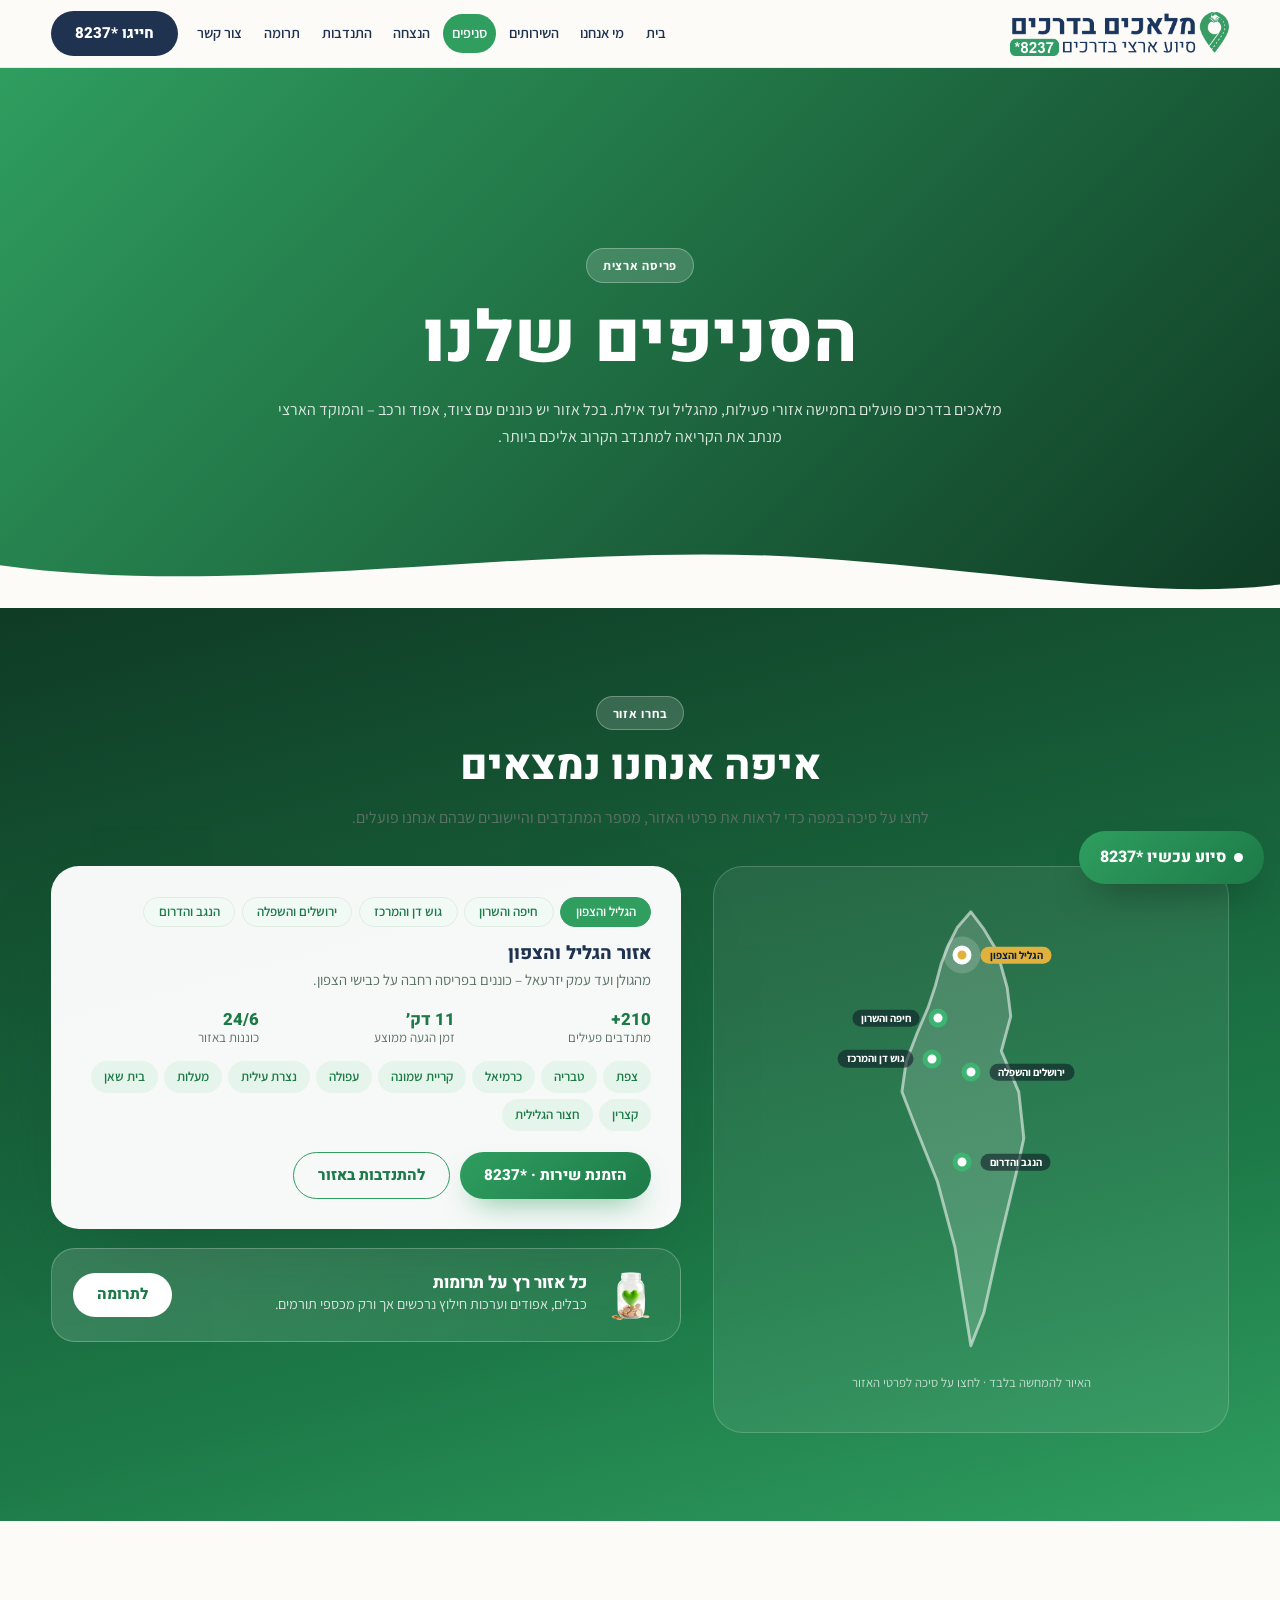
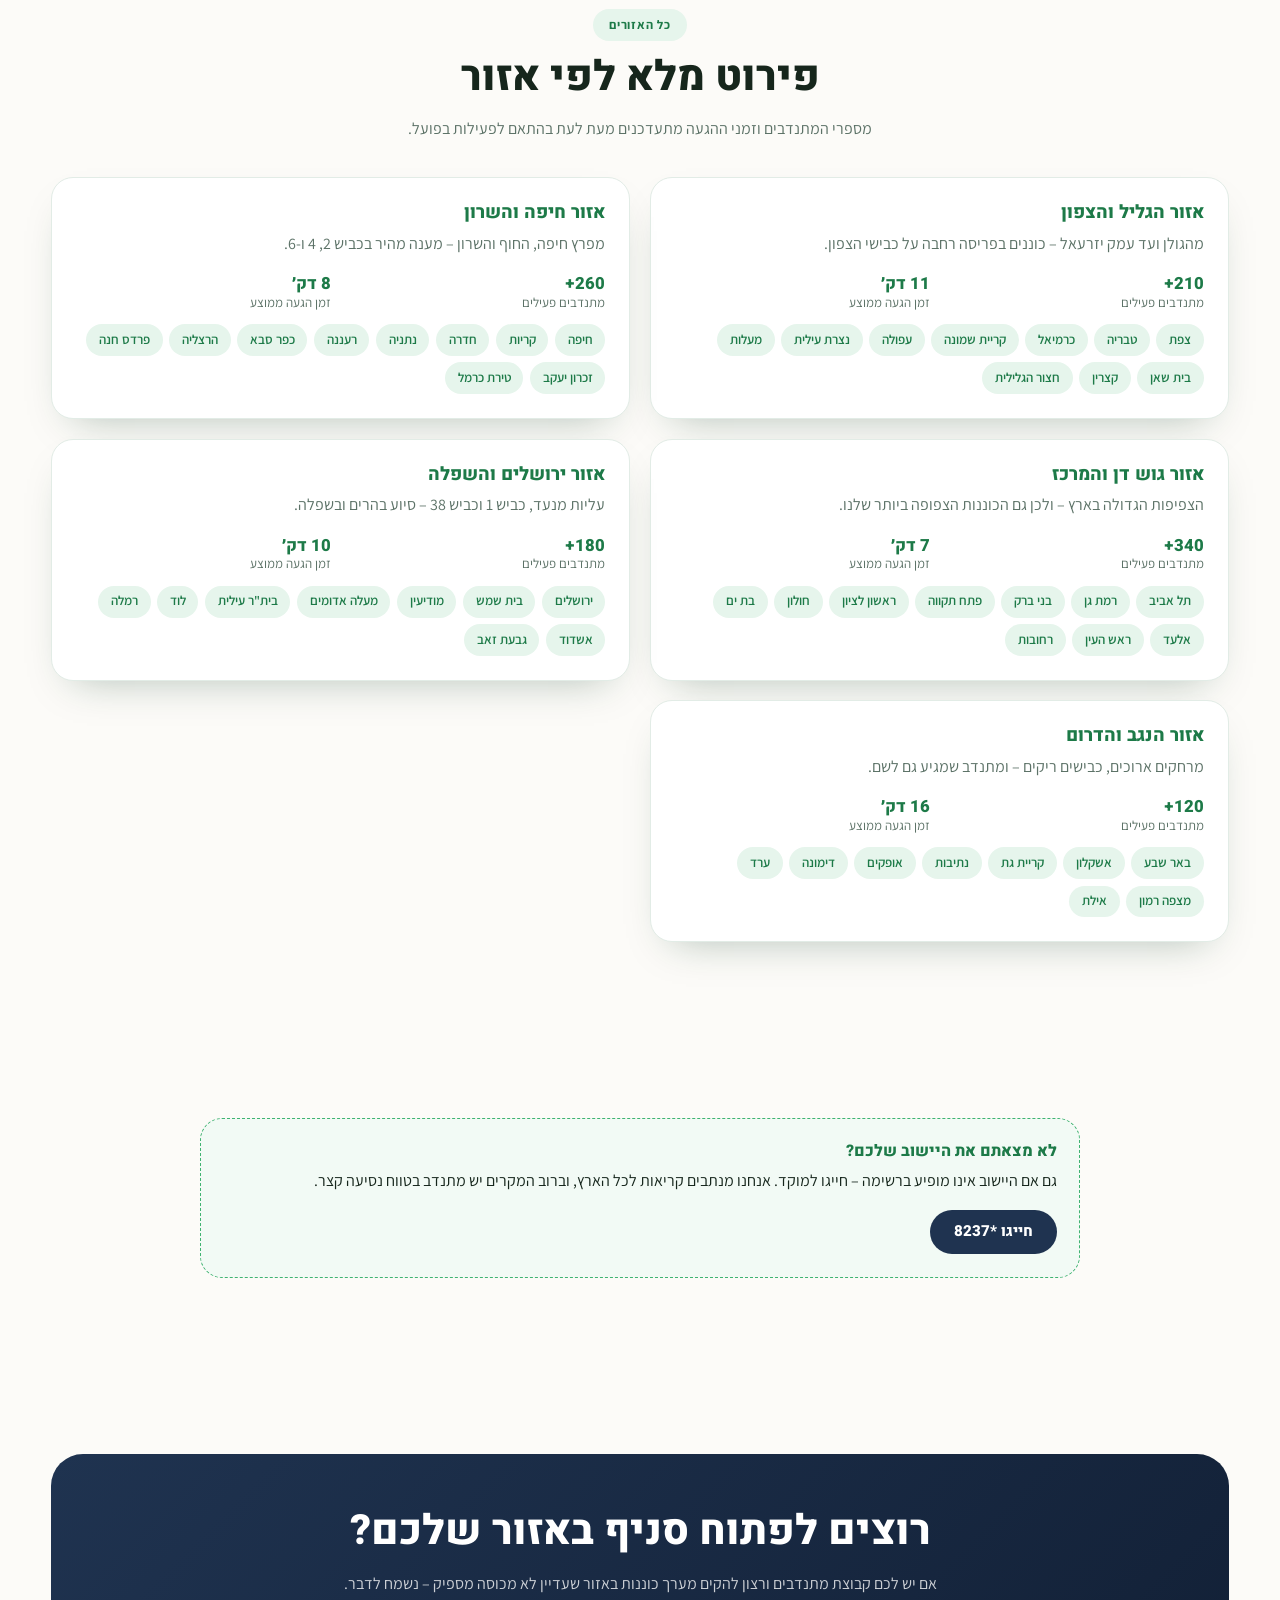
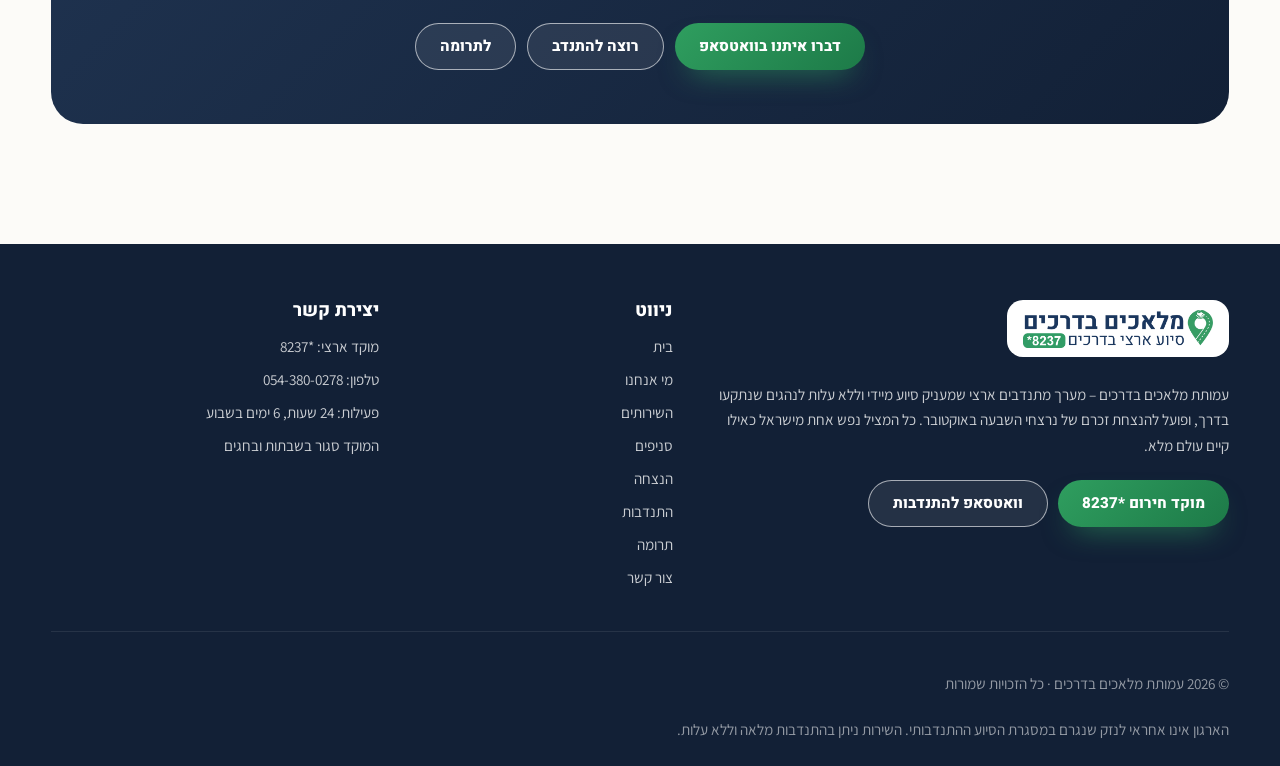
<file: branches.html>
<!DOCTYPE html>
<html lang="he" dir="rtl">
<head>
<meta charset="utf-8">
<meta name="viewport" content="width=device-width, initial-scale=1, viewport-fit=cover">
<title>הסניפים שלנו | מלאכים בדרכים</title>
<meta name="description" content="פריסת הסניפים של מלאכים בדרכים – מהגליל ועד אילת. מתנדבים, זמני הגעה ויישובים בכל אזור פעילות.">
<meta property="og:title" content="הסניפים שלנו | מלאכים בדרכים">
<meta property="og:description" content="פריסת הסניפים של מלאכים בדרכים – מהגליל ועד אילת. מתנדבים, זמני הגעה ויישובים בכל אזור פעילות.">
<meta property="og:type" content="website">
<meta name="twitter:card" content="summary_large_image">
<meta name="theme-color" content="#2f9e5f">
<link rel="icon" type="image/png" href="assets/favicon.png">
<link rel="preconnect" href="https://fonts.googleapis.com">
<link rel="preconnect" href="https://fonts.gstatic.com" crossorigin>
<link href="https://fonts.googleapis.com/css2?family=Heebo:wght@400;600;700;800;900&family=Assistant:wght@300;400;500;600;700&display=swap" rel="stylesheet">
<link rel="stylesheet" href="css/styles.css">
</head>
<body>

<header class="site-header" id="siteHeader">
  <div class="container header-inner">
    <a class="brand" href="index.html"><img src="assets/logo.png" alt="מלאכים בדרכים"></a>
    <div class="header-actions">
      <nav class="desktop-nav"><a class="nav-link" href="index.html">בית</a><a class="nav-link" href="about.html">מי אנחנו</a><a class="nav-link" href="services.html">השירותים</a><a class="nav-link is-active" href="branches.html">סניפים</a><a class="nav-link" href="memorial.html">הנצחה</a><a class="nav-link" href="volunteer.html">התנדבות</a><a class="nav-link" href="donate.html">תרומה</a><a class="nav-link" href="contact.html">צור קשר</a></nav>
      <a class="btn btn-navy" href="tel:*8237">חייגו *8237</a>
      <button class="burger" id="burger" aria-label="תפריט" aria-expanded="false"><span></span><span></span><span></span></button>
    </div>
  </div>
  <nav class="mobile-nav" id="mobileNav"><a href="index.html">בית</a><a href="about.html">מי אנחנו</a><a href="services.html">השירותים</a><a href="branches.html">סניפים</a><a href="memorial.html">הנצחה</a><a href="volunteer.html">התנדבות</a><a href="donate.html">תרומה</a><a href="contact.html">צור קשר</a><a class="btn btn-primary" href="tel:*8237">בקשת סיוע · *8237</a></nav>
</header>
<main>

<section class="page-hero">
  <div class="container">
    <span class="pill-light">פריסה ארצית</span>
    <h1>הסניפים שלנו</h1>
    <p>מלאכים בדרכים פועלים בחמישה אזורי פעילות, מהגליל ועד אילת. בכל אזור יש כוננים עם ציוד, אפוד ורכב – והמוקד הארצי מנתב את הקריאה למתנדב הקרוב אליכם ביותר.</p>
  </div>
  <svg class="wave" viewBox="0 0 1440 80" preserveAspectRatio="none"><path d="M0 80V30C280 70 620 0 920 22 1140 38 1300 70 1440 52V80Z"/></svg>
</section>

<!-- ===== מפה אינטראקטיבית ===== -->
<section class="reach">
  <div class="container">
    <div class="section-head"><span class="pill-light">בחרו אזור</span><h2>איפה אנחנו נמצאים</h2><p class="light-text">לחצו על סיכה במפה כדי לראות את פרטי האזור, מספר המתנדבים והיישובים שבהם אנחנו פועלים.</p></div>
    <div class="reach-grid">
      <div class="map-stage reveal">
        <div class="map-canvas">
          <svg class="map-svg" viewBox="0 0 300 620" role="img" aria-label="מפת ישראל עם אזורי הפעילות של הארגון">
            <path class="map-land" d="M150 8 L168 32 L186 62 L200 112 L205 152 L192 200 L216 256 L223 320 L214 362 L188 470 L168 560 L150 606 L128 470 L104 380 L72 300 L55 256 L61 214 L76 175 L91 140 L101 110 L109 80 L119 54 L131 30 Z"/>
          </svg>
          <div class="map-pins" id="mapPins"></div>
        </div>
        <p class="map-legend">האיור להמחשה בלבד · לחצו על סיכה לפרטי האזור</p>
      </div>
      <div>
        <div class="branch-panel reveal">
          <div class="branch-tabs" id="branchTabs"></div>
          <div id="branchBody"></div>
          <div class="panel-actions">
            <a class="btn btn-primary" href="tel:*8237">הזמנת שירות · *8237</a>
            <a class="btn btn-outline" href="volunteer.html">להתנדבות באזור</a>
          </div>
        </div>
        <div class="donate-inline reveal">
          <img src="assets/jar.png" alt="">
          <p><strong>כל אזור רץ על תרומות</strong>כבלים, אפודים וערכות חילוץ נרכשים אך ורק מכספי תורמים.</p>
          <a class="btn btn-white" href="donate.html">לתרומה</a>
        </div>
      </div>
    </div>
  </div>
</section>

<!-- ===== רשימת כל הסניפים (מתוך js/branches.js) ===== -->
<section class="container">
  <div class="section-head"><span class="pill">כל האזורים</span><h2>פירוט מלא לפי אזור</h2><p>מספרי המתנדבים וזמני ההגעה מתעדכנים מעת לעת בהתאם לפעילות בפועל.</p></div>
  <div class="grid-2" id="branchList"></div>
</section>

<section class="container narrow">
  <div class="note reveal">
    <strong>לא מצאתם את היישוב שלכם?</strong>
    <p>גם אם היישוב אינו מופיע ברשימה – חייגו למוקד. אנחנו מנתבים קריאות לכל הארץ, וברוב המקרים יש מתנדב בטווח נסיעה קצר.</p>
    <a class="btn btn-navy" href="tel:*8237">חייגו *8237</a>
  </div>
</section>

<section class="container">
  <div class="cta-band reveal">
    <h2>רוצים לפתוח סניף באזור שלכם?</h2>
    <p>אם יש לכם קבוצת מתנדבים ורצון להקים מערך כוננות באזור שעדיין לא מכוסה מספיק – נשמח לדבר.</p>
    <div class="cta-actions">
      <a class="btn btn-primary" href="https://wa.me/972543800278">דברו איתנו בוואטסאפ</a>
      <a class="btn btn-ghost-light" href="volunteer.html">רוצה להתנדב</a>
      <a class="btn btn-ghost-light" href="donate.html">לתרומה</a>
    </div>
  </div>
</section>

</main>

<footer class="site-footer">
  <div class="container footer-grid">
    <div class="footer-about">
      <span class="footer-logo"><img src="assets/logo.png" alt="מלאכים בדרכים"></span>
      <p>עמותת מלאכים בדרכים – מערך מתנדבים ארצי שמעניק סיוע מיידי וללא עלות לנהגים שנתקעו בדרך, ופועל להנצחת זכרם של נרצחי השבעה באוקטובר. כל המציל נפש אחת מישראל כאילו קיים עולם מלא.</p>
      <div class="footer-cta">
        <a class="btn btn-primary" href="tel:*8237">מוקד חירום *8237</a>
        <a class="btn btn-ghost-light" href="https://wa.me/972543800278">וואטסאפ להתנדבות</a>
      </div>
    </div>
    <div><h3>ניווט</h3><ul class="footer-links"><li><a href="index.html">בית</a></li><li><a href="about.html">מי אנחנו</a></li><li><a href="services.html">השירותים</a></li><li><a href="branches.html">סניפים</a></li><li><a href="memorial.html">הנצחה</a></li><li><a href="volunteer.html">התנדבות</a></li><li><a href="donate.html">תרומה</a></li><li><a href="contact.html">צור קשר</a></li></ul></div>
    <div><h3>יצירת קשר</h3><ul class="footer-links">
      <li>מוקד ארצי: <a href="tel:*8237">*8237</a></li>
      <li>טלפון: <a href="tel:+972543800278">054-380-0278</a></li>
      <li>פעילות: 24 שעות, 6 ימים בשבוע</li>
      <li>המוקד סגור בשבתות ובחגים</li></ul></div>
  </div>
  <div class="footer-bottom container">
    <p>© 2026 עמותת מלאכים בדרכים · כל הזכויות שמורות</p>
    <p>הארגון אינו אחראי לנזק שנגרם במסגרת הסיוע ההתנדבותי. השירות ניתן בהתנדבות מלאה וללא עלות.</p>
  </div>
</footer>
<nav class="app-nav" id="appNav" aria-label="ניווט מהיר">
  <a href="index.html" class="app-nav-item" data-page="index"><svg viewBox="0 0 24 24" fill="none" stroke="currentColor" stroke-width="1.8" stroke-linecap="round" stroke-linejoin="round"><path d="M4 11.5 12 4l8 7.5"/><path d="M6 10v9a1 1 0 0 0 1 1h4v-6h2v6h4a1 1 0 0 0 1-1v-9"/></svg><span>בית</span></a>
  <a href="services.html" class="app-nav-item" data-page="services"><svg viewBox="0 0 24 24" fill="none" stroke="currentColor" stroke-width="1.8" stroke-linecap="round" stroke-linejoin="round"><path d="M14.7 6.3a3.5 3.5 0 0 0-4.8 4.1L4 16.3V20h3.7l5.9-5.9a3.5 3.5 0 0 0 4.1-4.8l-2.6 2.6-1.9-1.9 2.5-2.7Z"/></svg><span>שירותים</span></a>
  <a href="tel:*8237" class="app-nav-item app-nav-call"><span class="app-nav-call-circle"><svg viewBox="0 0 24 24" fill="none" stroke="currentColor" stroke-width="1.8" stroke-linecap="round" stroke-linejoin="round"><path d="M5.5 4h3l1.4 4.2-2 1.6a12 12 0 0 0 6.3 6.3l1.6-2 4.2 1.4v3a1.5 1.5 0 0 1-1.6 1.5A16.5 16.5 0 0 1 4 5.6 1.5 1.5 0 0 1 5.5 4Z"/></svg></span><span>מוקד</span></a>
  <a href="volunteer.html" class="app-nav-item" data-page="volunteer"><svg viewBox="0 0 24 24" fill="none" stroke="currentColor" stroke-width="1.8" stroke-linecap="round" stroke-linejoin="round"><path d="M12 20s-7-4.6-9-9.3C1.6 6.9 4 4 7 4c2 0 3.5 1.2 5 3 1.5-1.8 3-3 5-3 3 0 5.4 2.9 4 6.7C19 15.4 12 20 12 20Z"/></svg><span>התנדבות</span></a>
  <button type="button" class="app-nav-item" id="navMore"><svg viewBox="0 0 24 24" fill="none" stroke="currentColor" stroke-width="1.8" stroke-linecap="round" stroke-linejoin="round"><path d="M4 6h16M4 12h16M4 18h16"/></svg><span>עוד</span></button>
</nav>
<a class="floating-call" href="tel:*8237"><span class="pulse"></span>סיוע עכשיו *8237</a>
<script src="js/branches.js"></script>
<script src="js/news.js"></script>
<script src="js/main.js"></script>
</body>
</html>
</file>
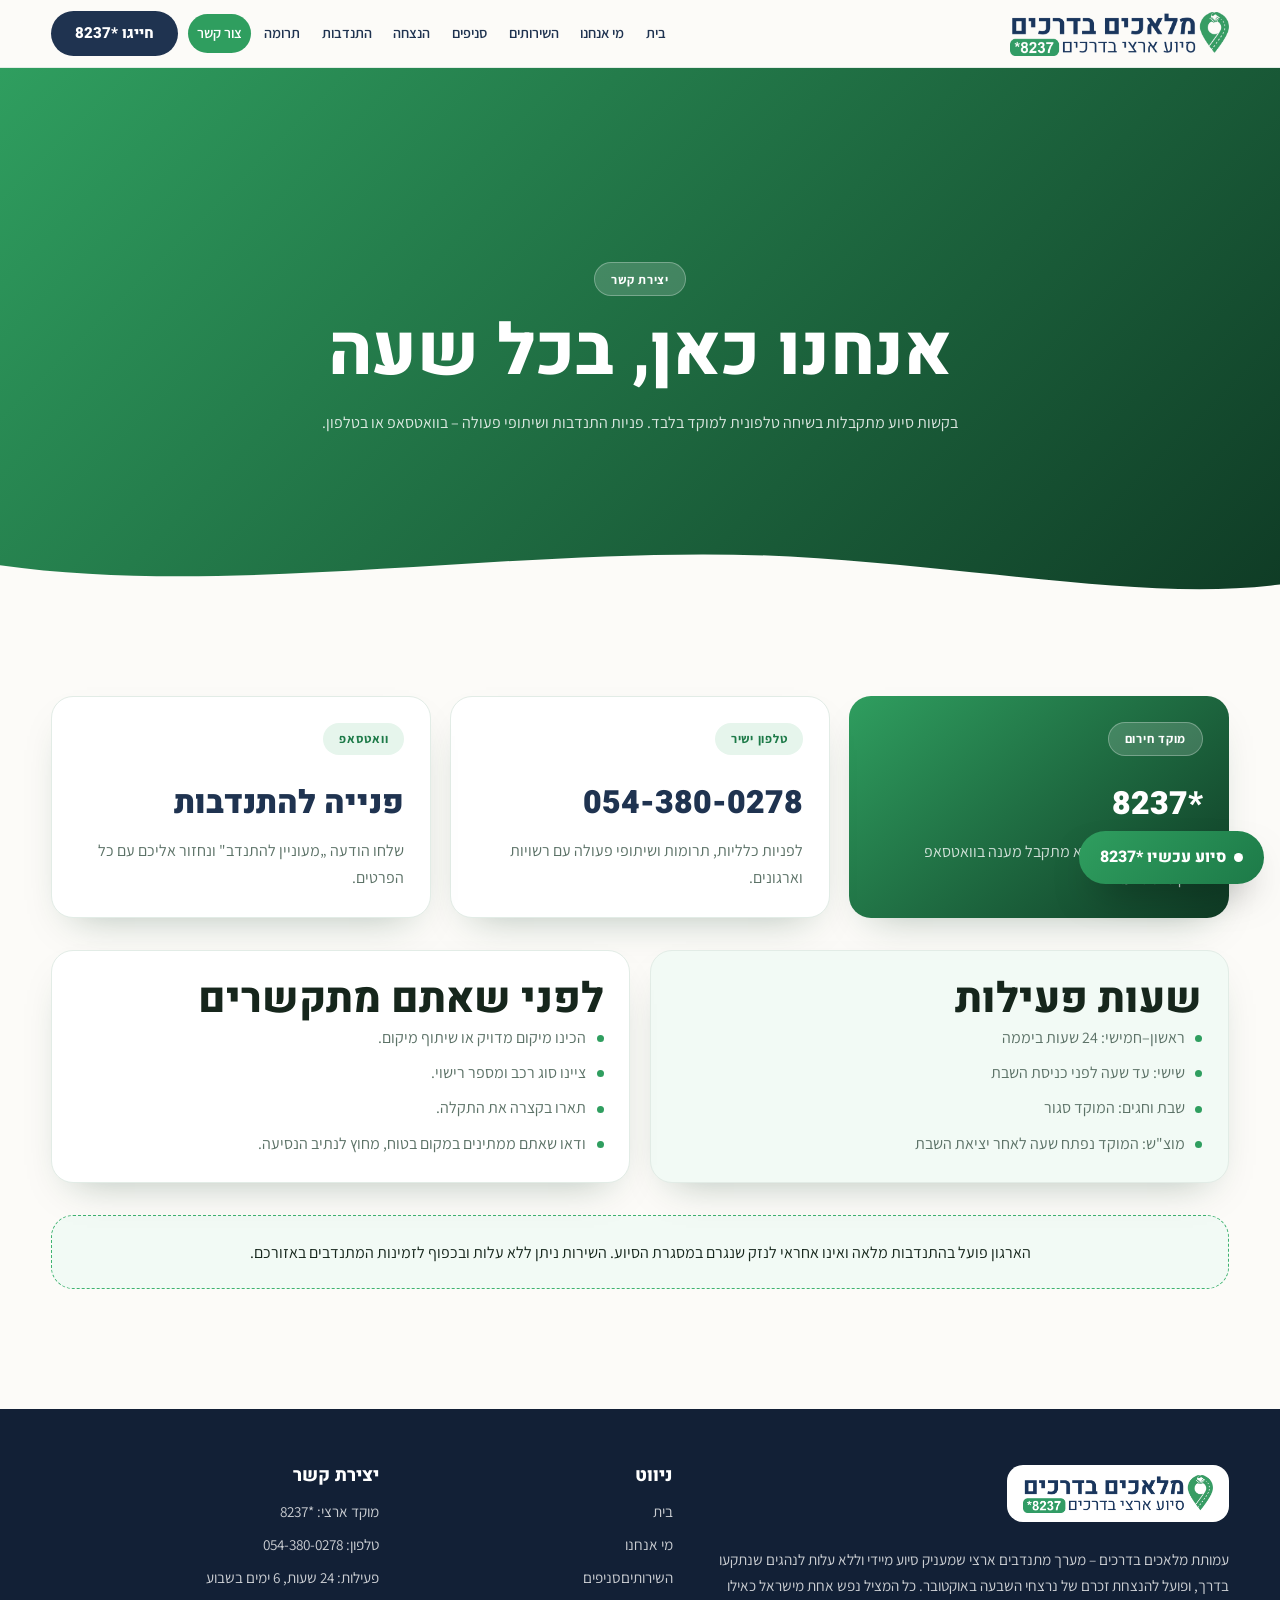
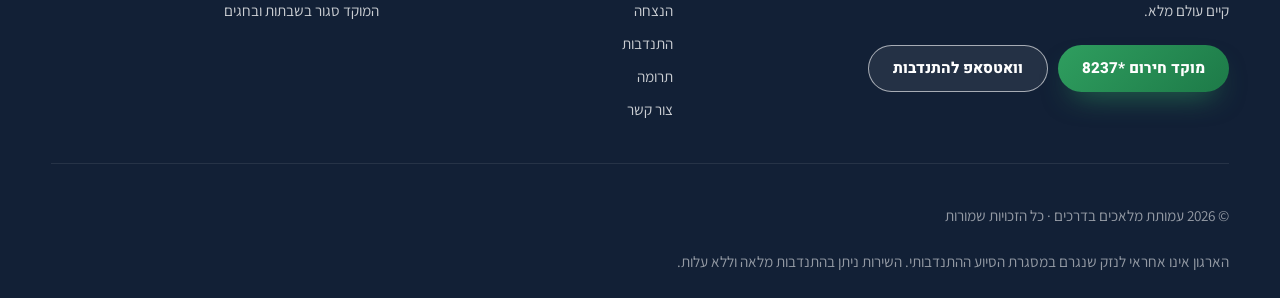
<file: contact.html>
<!DOCTYPE html>
<html lang="he" dir="rtl">
<head>
<meta charset="utf-8">
<meta name="viewport" content="width=device-width, initial-scale=1, viewport-fit=cover">
<title>יצירת קשר | מלאכים בדרכים *8237</title>
<meta name="description" content="מוקד חירום ארצי *8237 – פעיל 24 שעות, 6 ימים בשבוע. פרטי התקשרות, שעות פעילות והנחיות לבקשת סיוע.">
<meta property="og:title" content="יצירת קשר | מלאכים בדרכים *8237">
<meta property="og:description" content="מוקד חירום ארצי *8237 – פעיל 24 שעות, 6 ימים בשבוע. פרטי התקשרות, שעות פעילות והנחיות לבקשת סיוע.">
<meta property="og:type" content="website">
<meta name="twitter:card" content="summary_large_image">
<meta name="theme-color" content="#2f9e5f">
<link rel="icon" type="image/png" href="assets/favicon.png">
<link rel="preconnect" href="https://fonts.googleapis.com">
<link rel="preconnect" href="https://fonts.gstatic.com" crossorigin>
<link href="https://fonts.googleapis.com/css2?family=Heebo:wght@400;600;700;800;900&family=Assistant:wght@300;400;500;600;700&display=swap" rel="stylesheet">
<link rel="stylesheet" href="css/styles.css">
</head>
<body>


<header class="site-header" id="siteHeader">
  <div class="container header-inner">
    <a class="brand" href="index.html"><img src="assets/logo.png" alt="מלאכים בדרכים"></a>
    <div class="header-actions">
      <nav class="desktop-nav"><a class="nav-link" href="index.html">בית</a><a class="nav-link" href="about.html">מי אנחנו</a><a class="nav-link" href="services.html">השירותים</a><a class="nav-link" href="branches.html">סניפים</a><a class="nav-link" href="memorial.html">הנצחה</a><a class="nav-link" href="volunteer.html">התנדבות</a><a class="nav-link" href="donate.html">תרומה</a><a class="nav-link is-active" href="contact.html">צור קשר</a></nav>
      <a class="btn btn-navy" href="tel:*8237">חייגו *8237</a>
      <button class="burger" id="burger" aria-label="תפריט" aria-expanded="false"><span></span><span></span><span></span></button>
    </div>
  </div>
  <nav class="mobile-nav" id="mobileNav"><a href="index.html">בית</a><a href="about.html">מי אנחנו</a><a href="services.html">השירותים</a><a href="branches.html">סניפים</a><a href="memorial.html">הנצחה</a><a href="volunteer.html">התנדבות</a><a href="donate.html">תרומה</a><a href="contact.html">צור קשר</a><a class="btn btn-primary" href="tel:*8237">בקשת סיוע · *8237</a></nav>
</header>
<main>

<section class="page-hero">
  <div class="container">
    <span class="pill-light">יצירת קשר</span>
    <h1>אנחנו כאן, בכל שעה</h1>
    <p>בקשות סיוע מתקבלות בשיחה טלפונית למוקד בלבד. פניות התנדבות ושיתופי פעולה – בוואטסאפ או בטלפון.</p>
  </div>
  <svg class="wave" viewBox="0 0 1440 80" preserveAspectRatio="none"><path d="M0 80V30C280 70 620 0 920 22 1140 38 1300 70 1440 52V80Z"/></svg>
</section>
<section class="container">
  <div class="grid-3">
    <div class="card contact-primary reveal"><span class="pill-light">מוקד חירום</span><a class="big-link" href="tel:*8237">*8237</a><p>שיחה רגילה בלבד. לא מתקבל מענה בוואטסאפ לבקשות סיוע.</p></div>
    <div class="card reveal"><span class="pill">טלפון ישיר</span><a class="big-link dark" href="tel:+972543800278">054-380-0278</a><p class="muted">לפניות כלליות, תרומות ושיתופי פעולה עם רשויות וארגונים.</p></div>
    <div class="card reveal"><span class="pill">וואטסאפ</span><a class="big-link dark" href="https://wa.me/972543800278">פנייה להתנדבות</a><p class="muted">שלחו הודעה „מעוניין להתנדב" ונחזור אליכם עם כל הפרטים.</p></div>
  </div>
  <div class="grid-2 gap-top">
    <div class="card soft reveal"><h2>שעות פעילות</h2><ul class="dot-list">
      <li>ראשון–חמישי: 24 שעות ביממה</li><li>שישי: עד שעה לפני כניסת השבת</li>
      <li>שבת וחגים: המוקד סגור</li><li>מוצ"ש: המוקד נפתח שעה לאחר יציאת השבת</li></ul></div>
    <div class="card reveal"><h2>לפני שאתם מתקשרים</h2><ul class="dot-list">
      <li>הכינו מיקום מדויק או שיתוף מיקום.</li><li>ציינו סוג רכב ומספר רישוי.</li>
      <li>תארו בקצרה את התקלה.</li><li>ודאו שאתם ממתינים במקום בטוח, מחוץ לנתיב הנסיעה.</li></ul></div>
  </div>
  <p class="note center gap-top">הארגון פועל בהתנדבות מלאה ואינו אחראי לנזק שנגרם במסגרת הסיוע. השירות ניתן ללא עלות ובכפוף לזמינות המתנדבים באזורכם.</p>
</section>

</main>

<footer class="site-footer">
  <div class="container footer-grid">
    <div class="footer-about">
      <span class="footer-logo"><img src="assets/logo.png" alt="מלאכים בדרכים"></span>
      <p>עמותת מלאכים בדרכים – מערך מתנדבים ארצי שמעניק סיוע מיידי וללא עלות לנהגים שנתקעו בדרך, ופועל להנצחת זכרם של נרצחי השבעה באוקטובר. כל המציל נפש אחת מישראל כאילו קיים עולם מלא.</p>
      <div class="footer-cta">
        <a class="btn btn-primary" href="tel:*8237">מוקד חירום *8237</a>
        <a class="btn btn-ghost-light" href="https://wa.me/972543800278">וואטסאפ להתנדבות</a>
      </div>
    </div>
    <div><h3>ניווט</h3><ul class="footer-links"><li><a href="index.html">בית</a></li><li><a href="about.html">מי אנחנו</a></li><li><a href="services.html">השירותים</a><a href="branches.html">סניפים</a></li><li><a href="memorial.html">הנצחה</a></li><li><a href="volunteer.html">התנדבות</a></li><li><a href="donate.html">תרומה</a></li><li><a href="contact.html">צור קשר</a></li></ul></div>
    <div><h3>יצירת קשר</h3><ul class="footer-links">
      <li>מוקד ארצי: <a href="tel:*8237">*8237</a></li>
      <li>טלפון: <a href="tel:+972543800278">054-380-0278</a></li>
      <li>פעילות: 24 שעות, 6 ימים בשבוע</li>
      <li>המוקד סגור בשבתות ובחגים</li></ul></div>
  </div>
  <div class="footer-bottom container">
    <p>© 2026 עמותת מלאכים בדרכים · כל הזכויות שמורות</p>
    <p>הארגון אינו אחראי לנזק שנגרם במסגרת הסיוע ההתנדבותי. השירות ניתן בהתנדבות מלאה וללא עלות.</p>
  </div>
</footer>
<nav class="app-nav" id="appNav" aria-label="ניווט מהיר">
  <a href="index.html" class="app-nav-item" data-page="index"><svg viewBox="0 0 24 24" fill="none" stroke="currentColor" stroke-width="1.8" stroke-linecap="round" stroke-linejoin="round"><path d="M4 11.5 12 4l8 7.5"/><path d="M6 10v9a1 1 0 0 0 1 1h4v-6h2v6h4a1 1 0 0 0 1-1v-9"/></svg><span>בית</span></a>
  <a href="services.html" class="app-nav-item" data-page="services"><svg viewBox="0 0 24 24" fill="none" stroke="currentColor" stroke-width="1.8" stroke-linecap="round" stroke-linejoin="round"><path d="M14.7 6.3a3.5 3.5 0 0 0-4.8 4.1L4 16.3V20h3.7l5.9-5.9a3.5 3.5 0 0 0 4.1-4.8l-2.6 2.6-1.9-1.9 2.5-2.7Z"/></svg><span>שירותים</span></a>
  <a href="tel:*8237" class="app-nav-item app-nav-call"><span class="app-nav-call-circle"><svg viewBox="0 0 24 24" fill="none" stroke="currentColor" stroke-width="1.8" stroke-linecap="round" stroke-linejoin="round"><path d="M5.5 4h3l1.4 4.2-2 1.6a12 12 0 0 0 6.3 6.3l1.6-2 4.2 1.4v3a1.5 1.5 0 0 1-1.6 1.5A16.5 16.5 0 0 1 4 5.6 1.5 1.5 0 0 1 5.5 4Z"/></svg></span><span>מוקד</span></a>
  <a href="volunteer.html" class="app-nav-item" data-page="volunteer"><svg viewBox="0 0 24 24" fill="none" stroke="currentColor" stroke-width="1.8" stroke-linecap="round" stroke-linejoin="round"><path d="M12 20s-7-4.6-9-9.3C1.6 6.9 4 4 7 4c2 0 3.5 1.2 5 3 1.5-1.8 3-3 5-3 3 0 5.4 2.9 4 6.7C19 15.4 12 20 12 20Z"/></svg><span>התנדבות</span></a>
  <button type="button" class="app-nav-item" id="navMore"><svg viewBox="0 0 24 24" fill="none" stroke="currentColor" stroke-width="1.8" stroke-linecap="round" stroke-linejoin="round"><path d="M4 6h16M4 12h16M4 18h16"/></svg><span>עוד</span></button>
</nav>
<a class="floating-call" href="tel:*8237"><span class="pulse"></span>סיוע עכשיו *8237</a>
<script src="js/branches.js"></script>
<script src="js/news.js"></script>
<script src="js/main.js"></script>
</body>
</html>
</file>
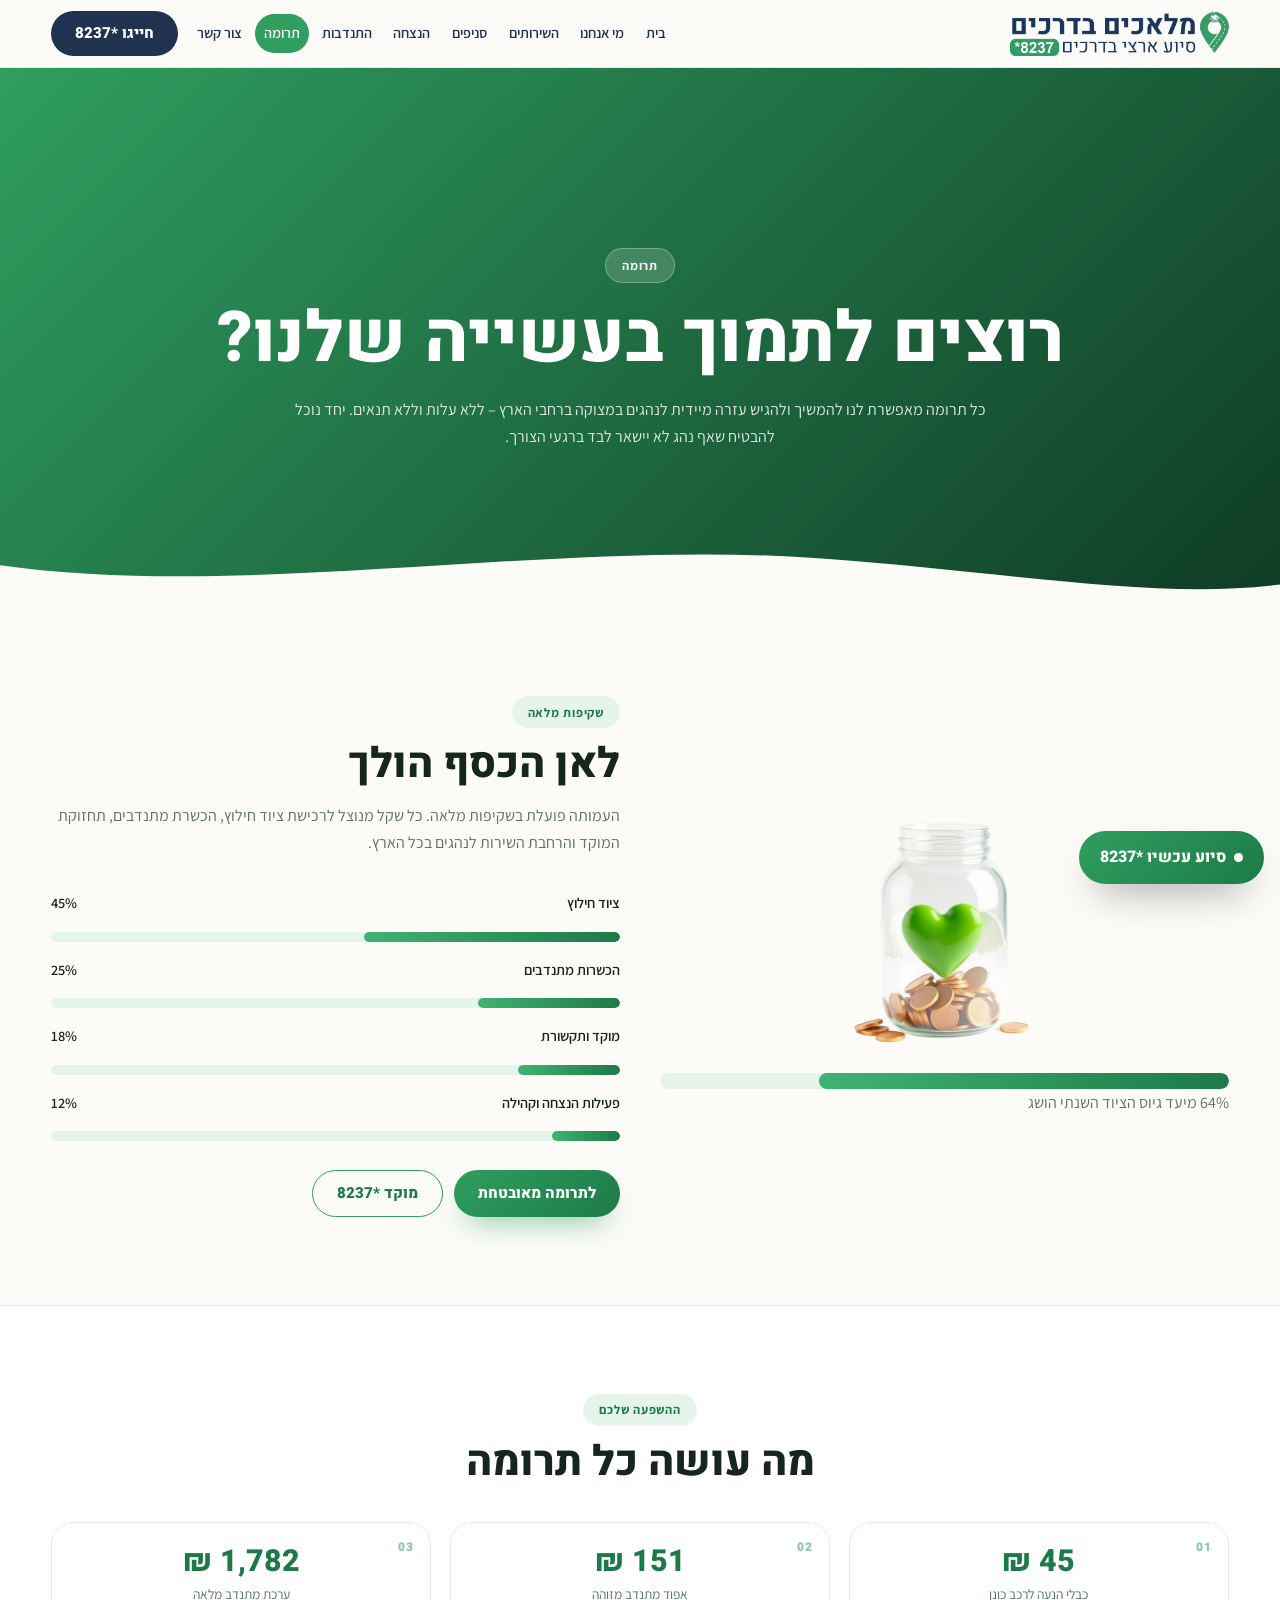
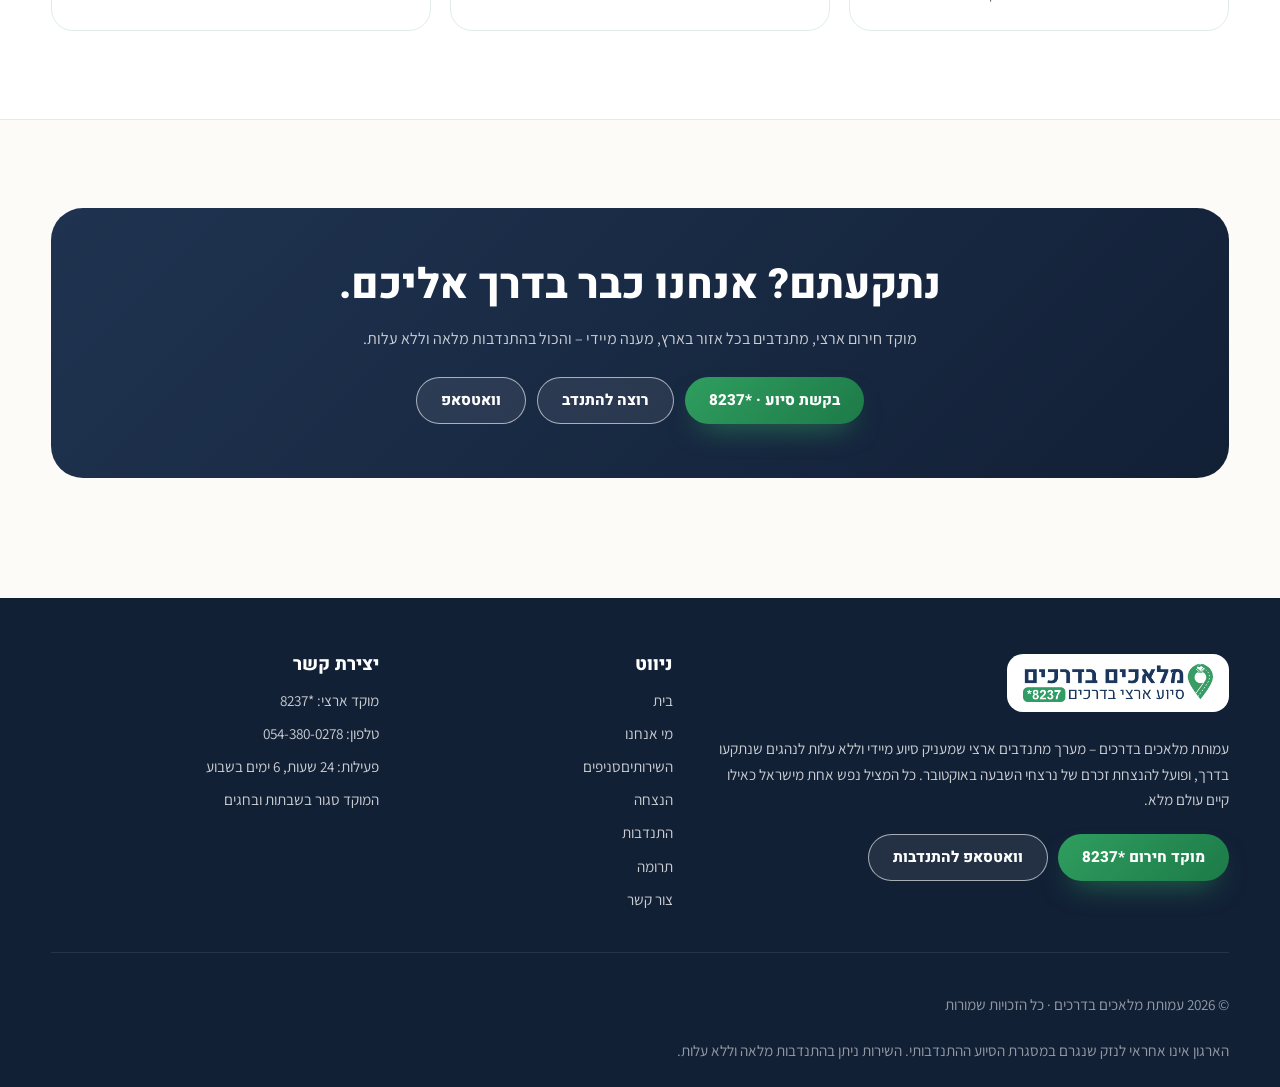
<file: donate.html>
<!DOCTYPE html>
<html lang="he" dir="rtl">
<head>
<meta charset="utf-8">
<meta name="viewport" content="width=device-width, initial-scale=1, viewport-fit=cover">
<title>תרומה לעמותת מלאכים בדרכים</title>
<meta name="description" content="כל תרומה הופכת לציוד חילוץ, כבלים, אפודים והכשרות – ומאפשרת סיוע מיידי וללא עלות לנהגים במצוקה.">
<meta property="og:title" content="תרומה לעמותת מלאכים בדרכים">
<meta property="og:description" content="כל תרומה הופכת לציוד חילוץ, כבלים, אפודים והכשרות – ומאפשרת סיוע מיידי וללא עלות לנהגים במצוקה.">
<meta property="og:type" content="website">
<meta name="twitter:card" content="summary_large_image">
<meta name="theme-color" content="#2f9e5f">
<link rel="icon" type="image/png" href="assets/favicon.png">
<link rel="preconnect" href="https://fonts.googleapis.com">
<link rel="preconnect" href="https://fonts.gstatic.com" crossorigin>
<link href="https://fonts.googleapis.com/css2?family=Heebo:wght@400;600;700;800;900&family=Assistant:wght@300;400;500;600;700&display=swap" rel="stylesheet">
<link rel="stylesheet" href="css/styles.css">
</head>
<body>


<header class="site-header" id="siteHeader">
  <div class="container header-inner">
    <a class="brand" href="index.html"><img src="assets/logo.png" alt="מלאכים בדרכים"></a>
    <div class="header-actions">
      <nav class="desktop-nav"><a class="nav-link" href="index.html">בית</a><a class="nav-link" href="about.html">מי אנחנו</a><a class="nav-link" href="services.html">השירותים</a><a class="nav-link" href="branches.html">סניפים</a><a class="nav-link" href="memorial.html">הנצחה</a><a class="nav-link" href="volunteer.html">התנדבות</a><a class="nav-link is-active" href="donate.html">תרומה</a><a class="nav-link" href="contact.html">צור קשר</a></nav>
      <a class="btn btn-navy" href="tel:*8237">חייגו *8237</a>
      <button class="burger" id="burger" aria-label="תפריט" aria-expanded="false"><span></span><span></span><span></span></button>
    </div>
  </div>
  <nav class="mobile-nav" id="mobileNav"><a href="index.html">בית</a><a href="about.html">מי אנחנו</a><a href="services.html">השירותים</a><a href="branches.html">סניפים</a><a href="memorial.html">הנצחה</a><a href="volunteer.html">התנדבות</a><a href="donate.html">תרומה</a><a href="contact.html">צור קשר</a><a class="btn btn-primary" href="tel:*8237">בקשת סיוע · *8237</a></nav>
</header>
<main>

<section class="page-hero">
  <div class="container">
    <span class="pill-light">תרומה</span>
    <h1>רוצים לתמוך בעשייה שלנו?</h1>
    <p>כל תרומה מאפשרת לנו להמשיך ולהגיש עזרה מיידית לנהגים במצוקה ברחבי הארץ – ללא עלות וללא תנאים. יחד נוכל להבטיח שאף נהג לא יישאר לבד ברגעי הצורך.</p>
  </div>
  <svg class="wave" viewBox="0 0 1440 80" preserveAspectRatio="none"><path d="M0 80V30C280 70 620 0 920 22 1140 38 1300 70 1440 52V80Z"/></svg>
</section>
<section class="container split">
  <div class="reveal jar-box">
    <img class="jar-big float" src="assets/jar.png" alt="צנצנת תרומות עם לב ירוק">
    <div class="progress big"><span style="width:72%"></span></div>
    <p class="muted"><span class="counter">72%</span> מיעד גיוס הציוד השנתי הושג</p>
  </div>
  <div class="reveal">
    <div class="section-head start"><span class="pill">שקיפות מלאה</span><h2>לאן הכסף הולך</h2><p>העמותה פועלת בשקיפות מלאה. כל שקל מנוצל לרכישת ציוד חילוץ, הכשרת מתנדבים, תחזוקת המוקד והרחבת השירות לנהגים בכל הארץ.</p></div>
    <ul class="bars"><li><div class="bar-top"><span>ציוד חילוץ</span><span>45%</span></div><div class="progress"><span style="width:45%"></span></div></li><li><div class="bar-top"><span>הכשרות מתנדבים</span><span>25%</span></div><div class="progress"><span style="width:25%"></span></div></li><li><div class="bar-top"><span>מוקד ותקשורת</span><span>18%</span></div><div class="progress"><span style="width:18%"></span></div></li><li><div class="bar-top"><span>פעילות הנצחה וקהילה</span><span>12%</span></div><div class="progress"><span style="width:12%"></span></div></li></ul>
    <div class="hero-actions">
      <a class="btn btn-primary" href="https://www.matara.pro/nedarimplus/online/?mosad=7018781">לתרומה מאובטחת</a>
      <a class="btn btn-outline" href="tel:*8237">מוקד *8237</a>
    </div>
  </div>
</section>
<section class="band"><div class="container">
  <div class="section-head"><span class="pill">ההשפעה שלכם</span><h2>מה עושה כל תרומה</h2></div>
  <div class="grid-3 stat-grid"><div class="stat reveal"><strong class="counter">50 ₪</strong><span>כבלי הנעה לרכב כונן</span></div><div class="stat reveal"><strong class="counter">170 ₪</strong><span>אפוד מתנדב מזוהה</span></div><div class="stat reveal"><strong class="counter">2,000 ₪</strong><span>ערכת מתנדב מלאה</span></div></div>
</div></section>

<section class="container">
  <div class="cta-band reveal">
    <h2>נתקעתם? אנחנו כבר בדרך אליכם.</h2>
    <p>מוקד חירום ארצי, מתנדבים בכל אזור בארץ, מענה מיידי – והכול בהתנדבות מלאה וללא עלות.</p>
    <div class="cta-actions">
      <a class="btn btn-primary" href="tel:*8237">בקשת סיוע · *8237</a>
      <a class="btn btn-ghost-light" href="volunteer.html">רוצה להתנדב</a>
      <a class="btn btn-ghost-light" href="https://wa.me/972543800278">וואטסאפ</a>
    </div>
  </div>
</section>

</main>

<footer class="site-footer">
  <div class="container footer-grid">
    <div class="footer-about">
      <span class="footer-logo"><img src="assets/logo.png" alt="מלאכים בדרכים"></span>
      <p>עמותת מלאכים בדרכים – מערך מתנדבים ארצי שמעניק סיוע מיידי וללא עלות לנהגים שנתקעו בדרך, ופועל להנצחת זכרם של נרצחי השבעה באוקטובר. כל המציל נפש אחת מישראל כאילו קיים עולם מלא.</p>
      <div class="footer-cta">
        <a class="btn btn-primary" href="tel:*8237">מוקד חירום *8237</a>
        <a class="btn btn-ghost-light" href="https://wa.me/972543800278">וואטסאפ להתנדבות</a>
      </div>
    </div>
    <div><h3>ניווט</h3><ul class="footer-links"><li><a href="index.html">בית</a></li><li><a href="about.html">מי אנחנו</a></li><li><a href="services.html">השירותים</a><a href="branches.html">סניפים</a></li><li><a href="memorial.html">הנצחה</a></li><li><a href="volunteer.html">התנדבות</a></li><li><a href="donate.html">תרומה</a></li><li><a href="contact.html">צור קשר</a></li></ul></div>
    <div><h3>יצירת קשר</h3><ul class="footer-links">
      <li>מוקד ארצי: <a href="tel:*8237">*8237</a></li>
      <li>טלפון: <a href="tel:+972543800278">054-380-0278</a></li>
      <li>פעילות: 24 שעות, 6 ימים בשבוע</li>
      <li>המוקד סגור בשבתות ובחגים</li></ul></div>
  </div>
  <div class="footer-bottom container">
    <p>© 2026 עמותת מלאכים בדרכים · כל הזכויות שמורות</p>
    <p>הארגון אינו אחראי לנזק שנגרם במסגרת הסיוע ההתנדבותי. השירות ניתן בהתנדבות מלאה וללא עלות.</p>
  </div>
</footer>
<nav class="app-nav" id="appNav" aria-label="ניווט מהיר">
  <a href="index.html" class="app-nav-item" data-page="index"><svg viewBox="0 0 24 24" fill="none" stroke="currentColor" stroke-width="1.8" stroke-linecap="round" stroke-linejoin="round"><path d="M4 11.5 12 4l8 7.5"/><path d="M6 10v9a1 1 0 0 0 1 1h4v-6h2v6h4a1 1 0 0 0 1-1v-9"/></svg><span>בית</span></a>
  <a href="services.html" class="app-nav-item" data-page="services"><svg viewBox="0 0 24 24" fill="none" stroke="currentColor" stroke-width="1.8" stroke-linecap="round" stroke-linejoin="round"><path d="M14.7 6.3a3.5 3.5 0 0 0-4.8 4.1L4 16.3V20h3.7l5.9-5.9a3.5 3.5 0 0 0 4.1-4.8l-2.6 2.6-1.9-1.9 2.5-2.7Z"/></svg><span>שירותים</span></a>
  <a href="tel:*8237" class="app-nav-item app-nav-call"><span class="app-nav-call-circle"><svg viewBox="0 0 24 24" fill="none" stroke="currentColor" stroke-width="1.8" stroke-linecap="round" stroke-linejoin="round"><path d="M5.5 4h3l1.4 4.2-2 1.6a12 12 0 0 0 6.3 6.3l1.6-2 4.2 1.4v3a1.5 1.5 0 0 1-1.6 1.5A16.5 16.5 0 0 1 4 5.6 1.5 1.5 0 0 1 5.5 4Z"/></svg></span><span>מוקד</span></a>
  <a href="volunteer.html" class="app-nav-item" data-page="volunteer"><svg viewBox="0 0 24 24" fill="none" stroke="currentColor" stroke-width="1.8" stroke-linecap="round" stroke-linejoin="round"><path d="M12 20s-7-4.6-9-9.3C1.6 6.9 4 4 7 4c2 0 3.5 1.2 5 3 1.5-1.8 3-3 5-3 3 0 5.4 2.9 4 6.7C19 15.4 12 20 12 20Z"/></svg><span>התנדבות</span></a>
  <button type="button" class="app-nav-item" id="navMore"><svg viewBox="0 0 24 24" fill="none" stroke="currentColor" stroke-width="1.8" stroke-linecap="round" stroke-linejoin="round"><path d="M4 6h16M4 12h16M4 18h16"/></svg><span>עוד</span></button>
</nav>
<a class="floating-call" href="tel:*8237"><span class="pulse"></span>סיוע עכשיו *8237</a>
<script src="js/branches.js"></script>
<script src="js/news.js"></script>
<script src="js/main.js"></script>
</body>
</html>
</file>
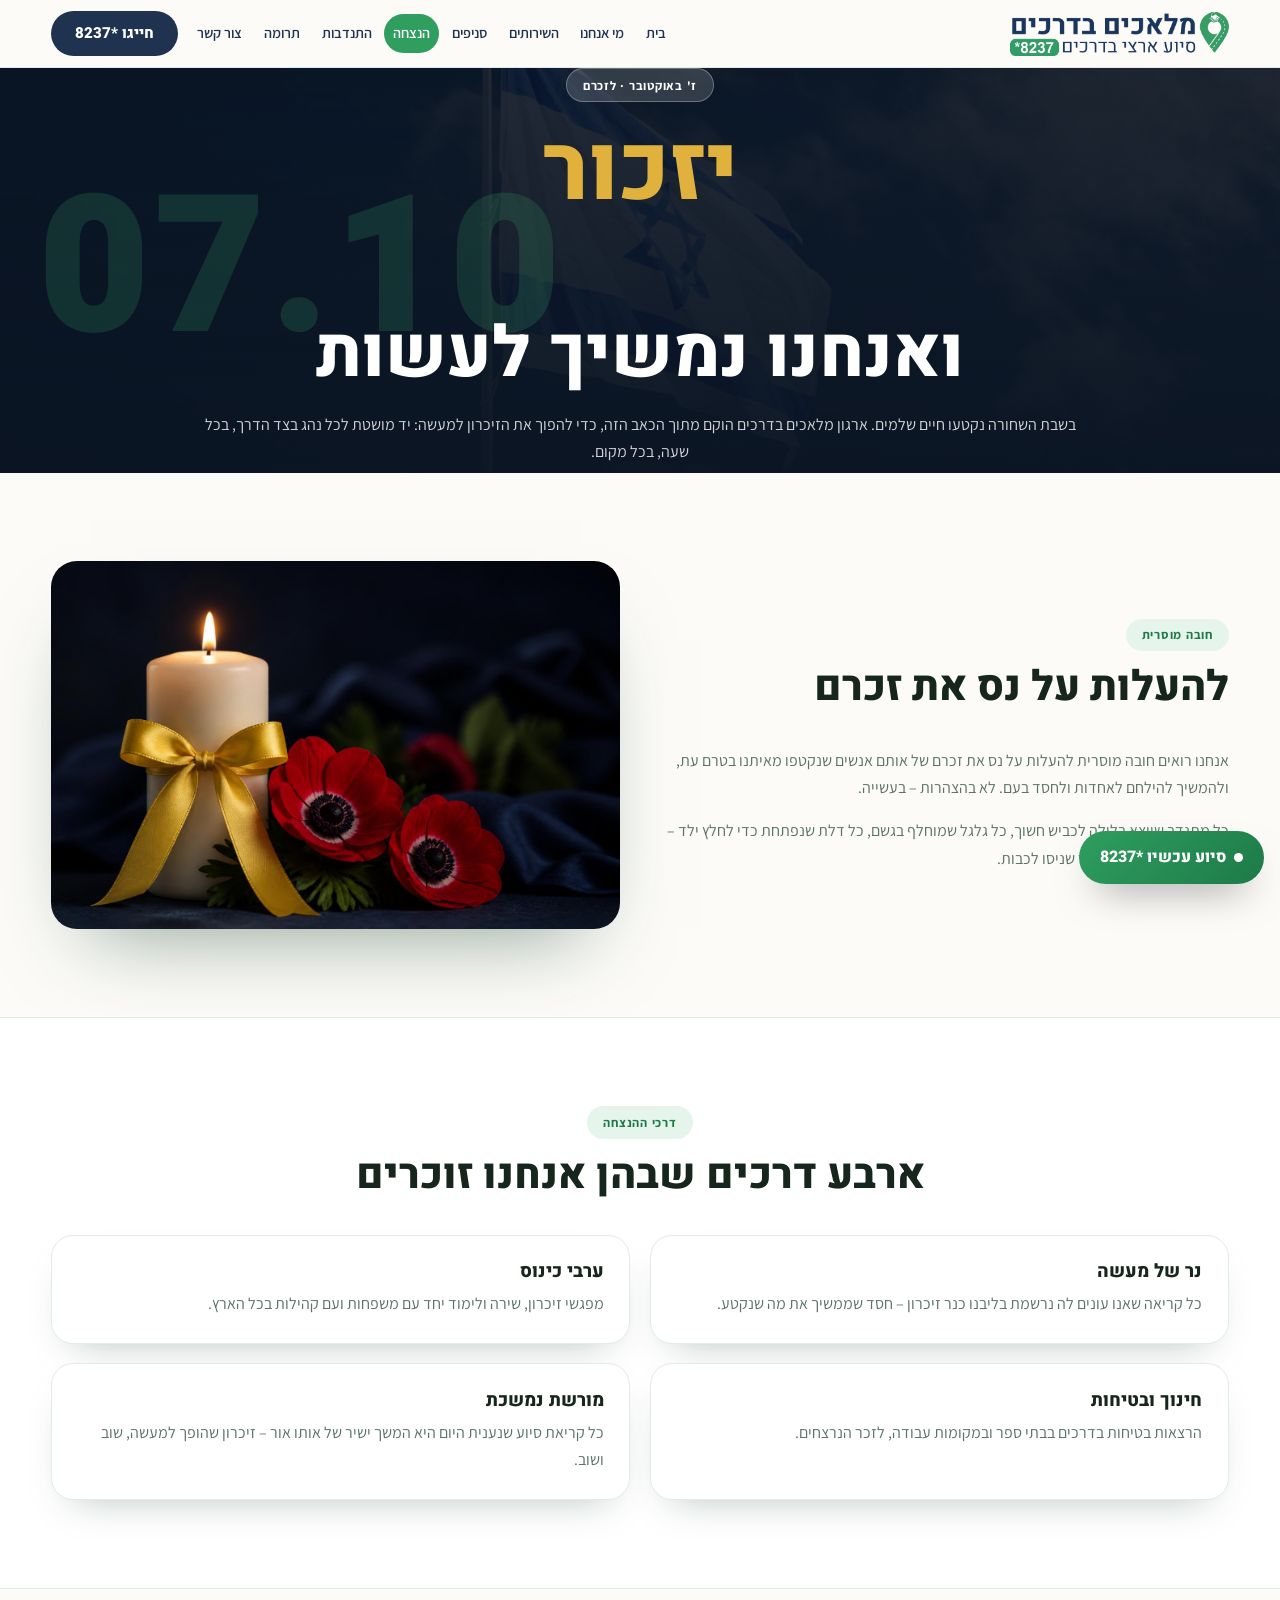
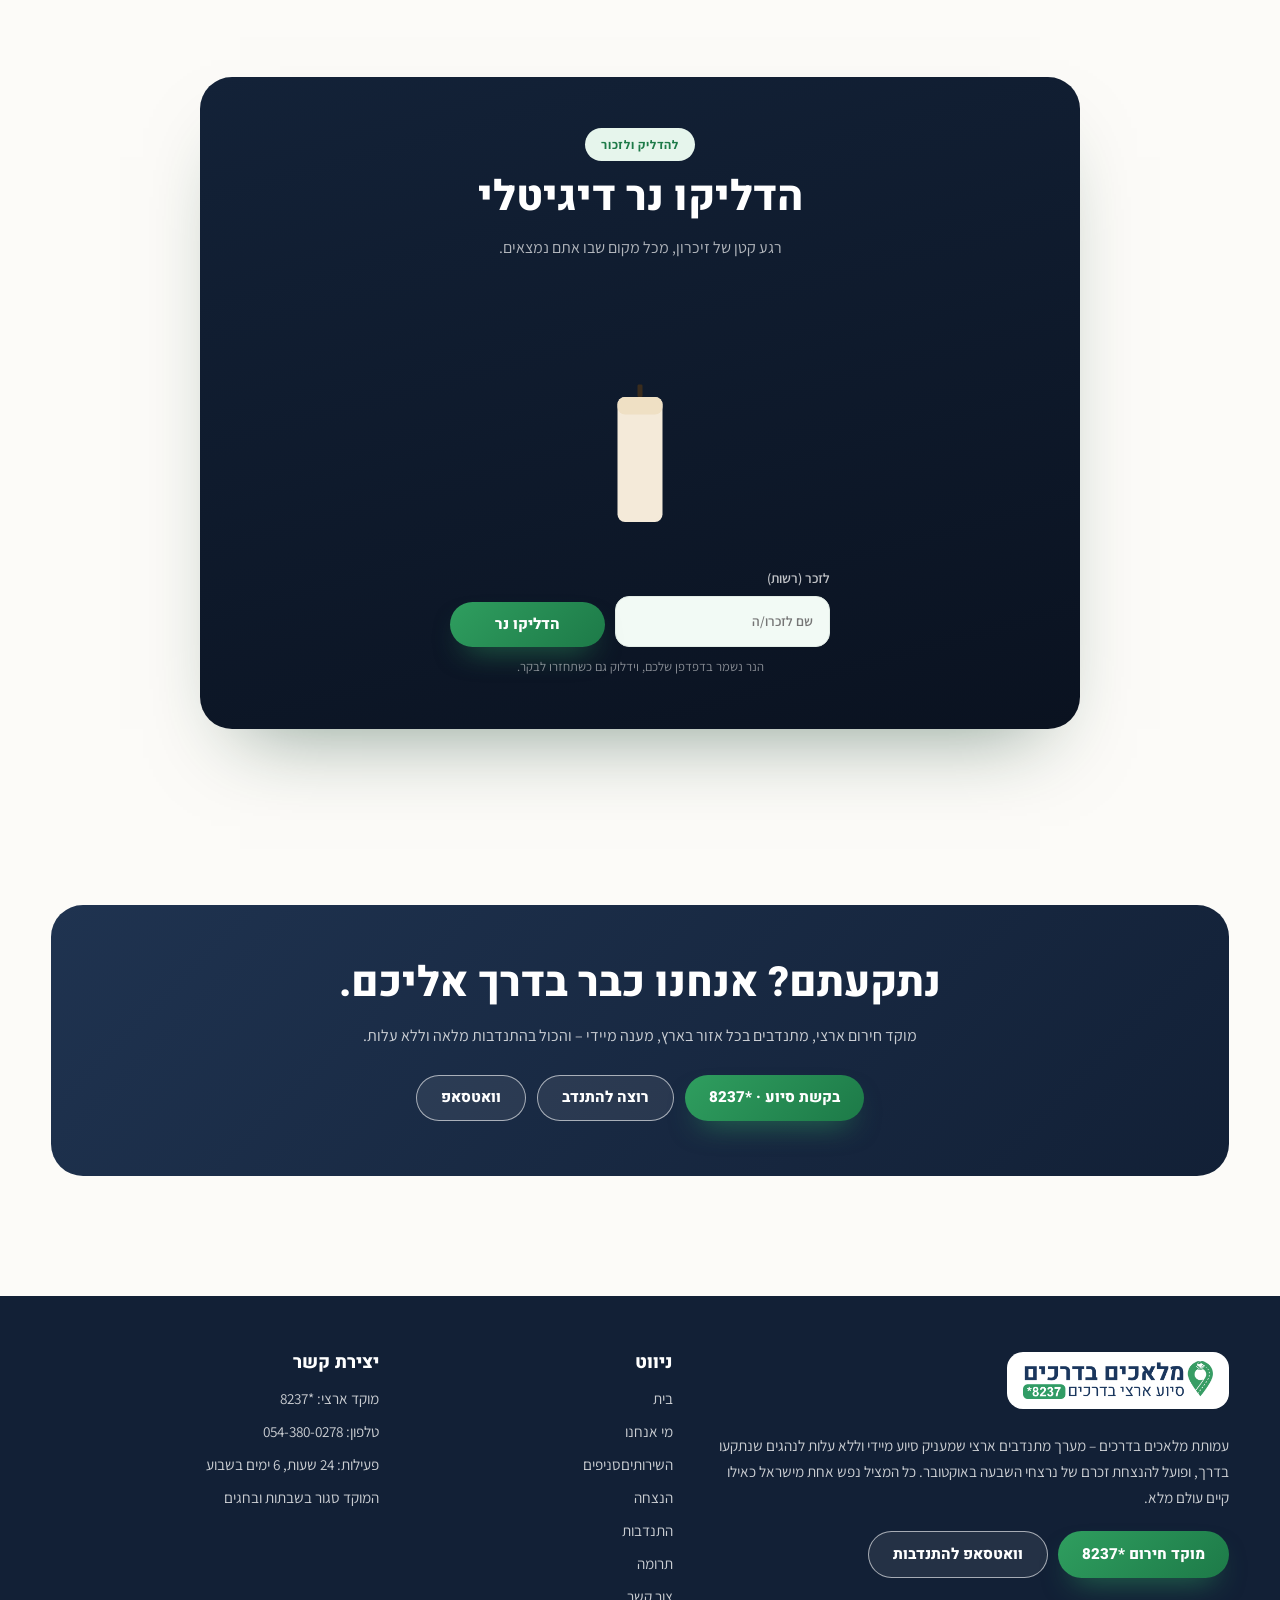
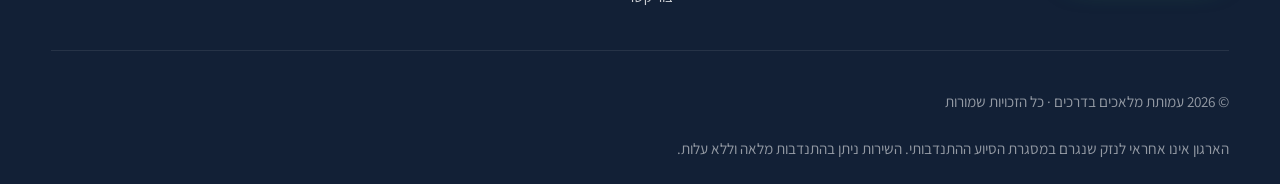
<file: memorial.html>
<!DOCTYPE html>
<html lang="he" dir="rtl">
<head>
<meta charset="utf-8">
<meta name="viewport" content="width=device-width, initial-scale=1, viewport-fit=cover">
<title>הנצחת נרצחי השבעה באוקטובר | מלאכים בדרכים</title>
<meta name="description" content="עמוד ההנצחה של מלאכים בדרכים לזכר נרצחי השבעה באוקטובר – זיכרון שהופך לעשייה יומיומית של חסד בדרכים.">
<meta property="og:title" content="הנצחת נרצחי השבעה באוקטובר | מלאכים בדרכים">
<meta property="og:description" content="עמוד ההנצחה של מלאכים בדרכים לזכר נרצחי השבעה באוקטובר – זיכרון שהופך לעשייה יומיומית של חסד בדרכים.">
<meta property="og:type" content="website">
<meta name="twitter:card" content="summary_large_image">
<meta name="theme-color" content="#2f9e5f">
<link rel="icon" type="image/png" href="assets/favicon.png">
<link rel="preconnect" href="https://fonts.googleapis.com">
<link rel="preconnect" href="https://fonts.gstatic.com" crossorigin>
<link href="https://fonts.googleapis.com/css2?family=Heebo:wght@400;600;700;800;900&family=Assistant:wght@300;400;500;600;700&display=swap" rel="stylesheet">
<link rel="stylesheet" href="css/styles.css">
</head>
<body>


<header class="site-header" id="siteHeader">
  <div class="container header-inner">
    <a class="brand" href="index.html"><img src="assets/logo.png" alt="מלאכים בדרכים"></a>
    <div class="header-actions">
      <nav class="desktop-nav"><a class="nav-link" href="index.html">בית</a><a class="nav-link" href="about.html">מי אנחנו</a><a class="nav-link" href="services.html">השירותים</a><a class="nav-link" href="branches.html">סניפים</a><a class="nav-link is-active" href="memorial.html">הנצחה</a><a class="nav-link" href="volunteer.html">התנדבות</a><a class="nav-link" href="donate.html">תרומה</a><a class="nav-link" href="contact.html">צור קשר</a></nav>
      <a class="btn btn-navy" href="tel:*8237">חייגו *8237</a>
      <button class="burger" id="burger" aria-label="תפריט" aria-expanded="false"><span></span><span></span><span></span></button>
    </div>
  </div>
  <nav class="mobile-nav" id="mobileNav"><a href="index.html">בית</a><a href="about.html">מי אנחנו</a><a href="services.html">השירותים</a><a href="branches.html">סניפים</a><a href="memorial.html">הנצחה</a><a href="volunteer.html">התנדבות</a><a href="donate.html">תרומה</a><a href="contact.html">צור קשר</a><a class="btn btn-primary" href="tel:*8237">בקשת סיוע · *8237</a></nav>
</header>
<main>

<section class="memorial-hero" style="height: 45vh;">
  <div class="memorial-bg" data-parallax="0.08"><img src="assets/memorial-flag.jpg" alt=""></div>
  <div class="memorial-date-mark" aria-hidden="true">07.10</div>
  <div class="container">
    <span class="pill-light">ז' באוקטובר · לזכרם</span>
    <h1 class="light memorial-title"><span class="gold">יזכור</span><br>ואנחנו נמשיך לעשות</h1>
    <p class="light-text">בשבת השחורה נקטעו חיים שלמים. ארגון מלאכים בדרכים הוקם מתוך הכאב הזה, כדי להפוך את הזיכרון למעשה: יד מושטת לכל נהג בצד הדרך, בכל שעה, בכל מקום.</p>
    <p class="gold big-quote">„כל המציל נפש אחת מישראל – כאילו קיים עולם מלא"</p>
  </div>
</section>
<section class="container split">
  <div class="reveal">
    <div class="section-head start"><span class="pill">חובה מוסרית</span><h2>להעלות על נס את זכרם</h2></div>
    <div class="prose">
      <p>אנחנו רואים חובה מוסרית להעלות על נס את זכרם של אותם אנשים שנקטפו מאיתנו בטרם עת, ולהמשיך להילחם לאחדות ולחסד בעם. לא בהצהרות – בעשייה.</p>
      <p>כל מתנדב שיוצא בלילה לכביש חשוך, כל גלגל שמוחלף בגשם, כל דלת שנפתחת כדי לחלץ ילד – כל אלה הם המשך של אור שניסו לכבות.</p>
    </div>
  </div>
  <div class="reveal"><img class="rounded shadow" src="assets/memorial.jpg" alt="נר נשמה, סרט צהוב וכלניות"></div>
</section>
<section class="band"><div class="container">
  <div class="section-head"><span class="pill">דרכי ההנצחה</span><h2>ארבע דרכים שבהן אנחנו זוכרים</h2></div>
  <div class="grid-2"><article class="card tilt reveal"><h3>נר של מעשה</h3><p class="muted">כל קריאה שאנו עונים לה נרשמת בליבנו כנר זיכרון – חסד שממשיך את מה שנקטע.</p></article><article class="card tilt reveal"><h3>ערבי כינוס</h3><p class="muted">מפגשי זיכרון, שירה ולימוד יחד עם משפחות ועם קהילות בכל הארץ.</p></article><article class="card tilt reveal"><h3>חינוך ובטיחות</h3><p class="muted">הרצאות בטיחות בדרכים בבתי ספר ובמקומות עבודה, לזכר הנרצחים.</p></article><article class="card tilt reveal"><h3>מורשת נמשכת</h3><p class="muted">כל קריאת סיוע שנענית היום היא המשך ישיר של אותו אור – זיכרון שהופך למעשה, שוב ושוב.</p></article></div>
</div></section>

<section class="container narrow" id="candle">
  <div class="candle-card reveal">
    <div class="section-head"><span class="pill">להדליק ולזכור</span><h2>הדליקו נר דיגיטלי</h2><p>רגע קטן של זיכרון, מכל מקום שבו אתם נמצאים.</p></div>
    <div class="candle-stage">
      <svg class="candle-svg" id="candleSvg" viewBox="0 0 120 200">
        <defs>
          <radialGradient id="glowGradient" cx="50%" cy="30%" r="55%">
            <stop offset="0%" stop-color="#ffcf7a" stop-opacity=".55"/>
            <stop offset="100%" stop-color="#ffcf7a" stop-opacity="0"/>
          </radialGradient>
        </defs>
        <ellipse class="candle-glow" cx="60" cy="55" rx="58" ry="58" fill="url(#glowGradient)"/>
        <g class="flame-group">
          <path class="flame-outer" d="M60 20c10 16 16 26 16 38a16 16 0 0 1-32 0c0-12 6-22 16-38Z"/>
          <path class="flame-inner" d="M60 42c5 8 8 13 8 19a8 8 0 0 1-16 0c0-6 3-11 8-19Z"/>
        </g>
        <rect class="candle-wick" x="58" y="70" width="4" height="10" rx="1"/>
        <rect class="candle-body" x="42" y="80" width="36" height="100" rx="6"/>
        <rect class="candle-drip" x="42" y="80" width="36" height="14" rx="6"/>
      </svg>
    </div>
    <form class="candle-form" id="candleForm">
      <label>לזכר (רשות)<input type="text" id="candleName" maxlength="40" placeholder="שם לזכרו/ה" autocomplete="off"></label>
      <button class="btn btn-primary" type="submit" id="candleBtn">הדליקו נר</button>
    </form>
    <p class="candle-msg" id="candleMsg" hidden></p>
    <p class="candle-note">הנר נשמר בדפדפן שלכם, וידלוק גם כשתחזרו לבקר.</p>
  </div>
</section>

<section class="container">
  <div class="cta-band reveal">
    <h2>נתקעתם? אנחנו כבר בדרך אליכם.</h2>
    <p>מוקד חירום ארצי, מתנדבים בכל אזור בארץ, מענה מיידי – והכול בהתנדבות מלאה וללא עלות.</p>
    <div class="cta-actions">
      <a class="btn btn-primary" href="tel:*8237">בקשת סיוע · *8237</a>
      <a class="btn btn-ghost-light" href="volunteer.html">רוצה להתנדב</a>
      <a class="btn btn-ghost-light" href="https://wa.me/972543800278">וואטסאפ</a>
    </div>
  </div>
</section>

</main>

<footer class="site-footer">
  <div class="container footer-grid">
    <div class="footer-about">
      <span class="footer-logo"><img src="assets/logo.png" alt="מלאכים בדרכים"></span>
      <p>עמותת מלאכים בדרכים – מערך מתנדבים ארצי שמעניק סיוע מיידי וללא עלות לנהגים שנתקעו בדרך, ופועל להנצחת זכרם של נרצחי השבעה באוקטובר. כל המציל נפש אחת מישראל כאילו קיים עולם מלא.</p>
      <div class="footer-cta">
        <a class="btn btn-primary" href="tel:*8237">מוקד חירום *8237</a>
        <a class="btn btn-ghost-light" href="https://wa.me/972543800278">וואטסאפ להתנדבות</a>
      </div>
    </div>
    <div><h3>ניווט</h3><ul class="footer-links"><li><a href="index.html">בית</a></li><li><a href="about.html">מי אנחנו</a></li><li><a href="services.html">השירותים</a><a href="branches.html">סניפים</a></li><li><a href="memorial.html">הנצחה</a></li><li><a href="volunteer.html">התנדבות</a></li><li><a href="donate.html">תרומה</a></li><li><a href="contact.html">צור קשר</a></li></ul></div>
    <div><h3>יצירת קשר</h3><ul class="footer-links">
      <li>מוקד ארצי: <a href="tel:*8237">*8237</a></li>
      <li>טלפון: <a href="tel:+972543800278">054-380-0278</a></li>
      <li>פעילות: 24 שעות, 6 ימים בשבוע</li>
      <li>המוקד סגור בשבתות ובחגים</li></ul></div>
  </div>
  <div class="footer-bottom container">
    <p>© 2026 עמותת מלאכים בדרכים · כל הזכויות שמורות</p>
    <p>הארגון אינו אחראי לנזק שנגרם במסגרת הסיוע ההתנדבותי. השירות ניתן בהתנדבות מלאה וללא עלות.</p>
  </div>
</footer>
<nav class="app-nav" id="appNav" aria-label="ניווט מהיר">
  <a href="index.html" class="app-nav-item" data-page="index"><svg viewBox="0 0 24 24" fill="none" stroke="currentColor" stroke-width="1.8" stroke-linecap="round" stroke-linejoin="round"><path d="M4 11.5 12 4l8 7.5"/><path d="M6 10v9a1 1 0 0 0 1 1h4v-6h2v6h4a1 1 0 0 0 1-1v-9"/></svg><span>בית</span></a>
  <a href="services.html" class="app-nav-item" data-page="services"><svg viewBox="0 0 24 24" fill="none" stroke="currentColor" stroke-width="1.8" stroke-linecap="round" stroke-linejoin="round"><path d="M14.7 6.3a3.5 3.5 0 0 0-4.8 4.1L4 16.3V20h3.7l5.9-5.9a3.5 3.5 0 0 0 4.1-4.8l-2.6 2.6-1.9-1.9 2.5-2.7Z"/></svg><span>שירותים</span></a>
  <a href="tel:*8237" class="app-nav-item app-nav-call"><span class="app-nav-call-circle"><svg viewBox="0 0 24 24" fill="none" stroke="currentColor" stroke-width="1.8" stroke-linecap="round" stroke-linejoin="round"><path d="M5.5 4h3l1.4 4.2-2 1.6a12 12 0 0 0 6.3 6.3l1.6-2 4.2 1.4v3a1.5 1.5 0 0 1-1.6 1.5A16.5 16.5 0 0 1 4 5.6 1.5 1.5 0 0 1 5.5 4Z"/></svg></span><span>מוקד</span></a>
  <a href="volunteer.html" class="app-nav-item" data-page="volunteer"><svg viewBox="0 0 24 24" fill="none" stroke="currentColor" stroke-width="1.8" stroke-linecap="round" stroke-linejoin="round"><path d="M12 20s-7-4.6-9-9.3C1.6 6.9 4 4 7 4c2 0 3.5 1.2 5 3 1.5-1.8 3-3 5-3 3 0 5.4 2.9 4 6.7C19 15.4 12 20 12 20Z"/></svg><span>התנדבות</span></a>
  <button type="button" class="app-nav-item" id="navMore"><svg viewBox="0 0 24 24" fill="none" stroke="currentColor" stroke-width="1.8" stroke-linecap="round" stroke-linejoin="round"><path d="M4 6h16M4 12h16M4 18h16"/></svg><span>עוד</span></button>
</nav>
<a class="floating-call" href="tel:*8237"><span class="pulse"></span>סיוע עכשיו *8237</a>
<script src="js/branches.js"></script>
<script src="js/news.js"></script>
<script src="js/main.js"></script>
<script>
document.addEventListener('DOMContentLoaded', function () {
  var form = document.getElementById('candleForm');
  var svg = document.getElementById('candleSvg');
  var msg = document.getElementById('candleMsg');
  var nameInput = document.getElementById('candleName');
  if (!form || !svg) return;
  var savedName = localStorage.getItem('mb_candle_name');
  var wasLit = localStorage.getItem('mb_candle_lit') === '1';
  if (wasLit) {
    svg.classList.add('lit');
    msg.hidden = false;
    msg.textContent = savedName ? 'הנר שלכם דולק לזכר ' + savedName + '.' : 'הנר שלכם דולק.';
    if (savedName) nameInput.value = savedName;
  }
  form.addEventListener('submit', function (ev) {
    ev.preventDefault();
    var name = nameInput.value.trim();
    svg.classList.add('lit');
    localStorage.setItem('mb_candle_lit', '1');
    if (name) localStorage.setItem('mb_candle_name', name);
    msg.hidden = false;
    msg.textContent = name ? 'הנר דולק לזכר ' + name + '. תודה שזכרתם.' : 'הנר דולק. תודה שזכרתם.';
  });
});
</script>
</body>
</html>
</file>
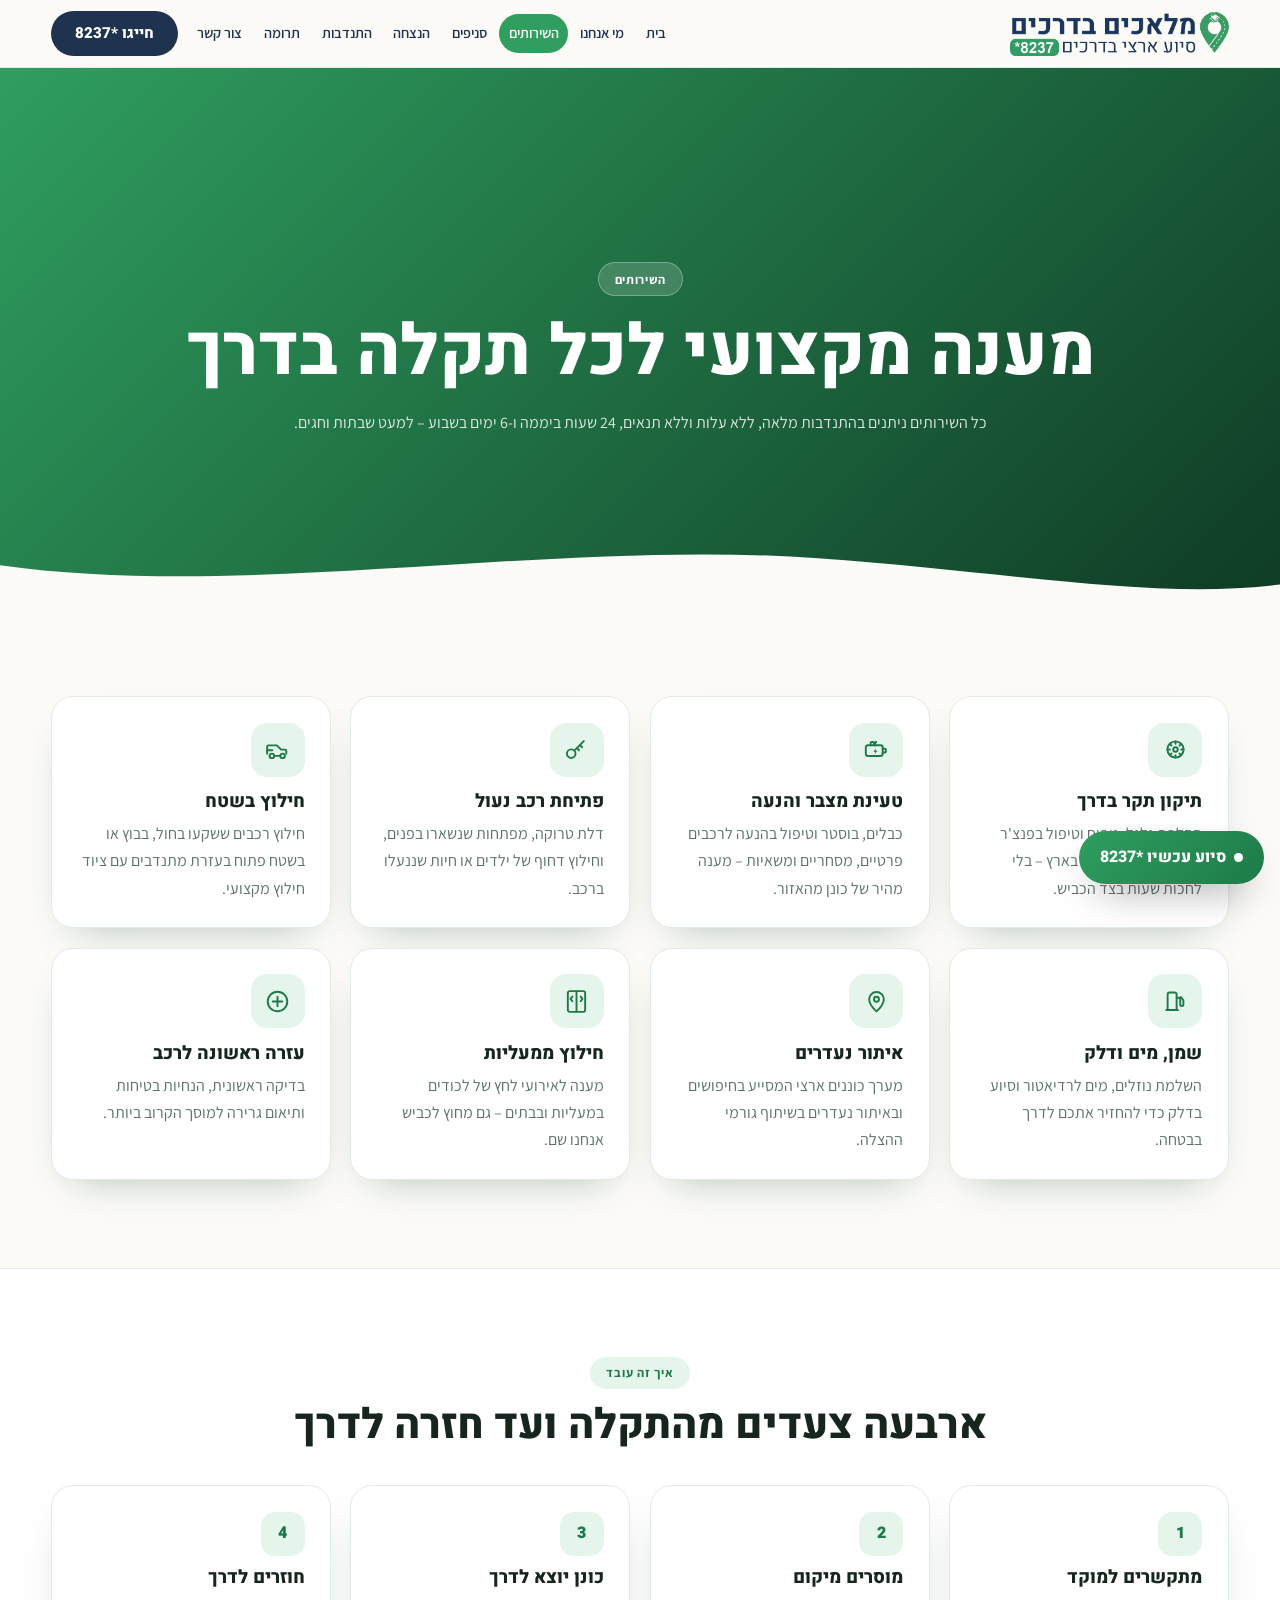
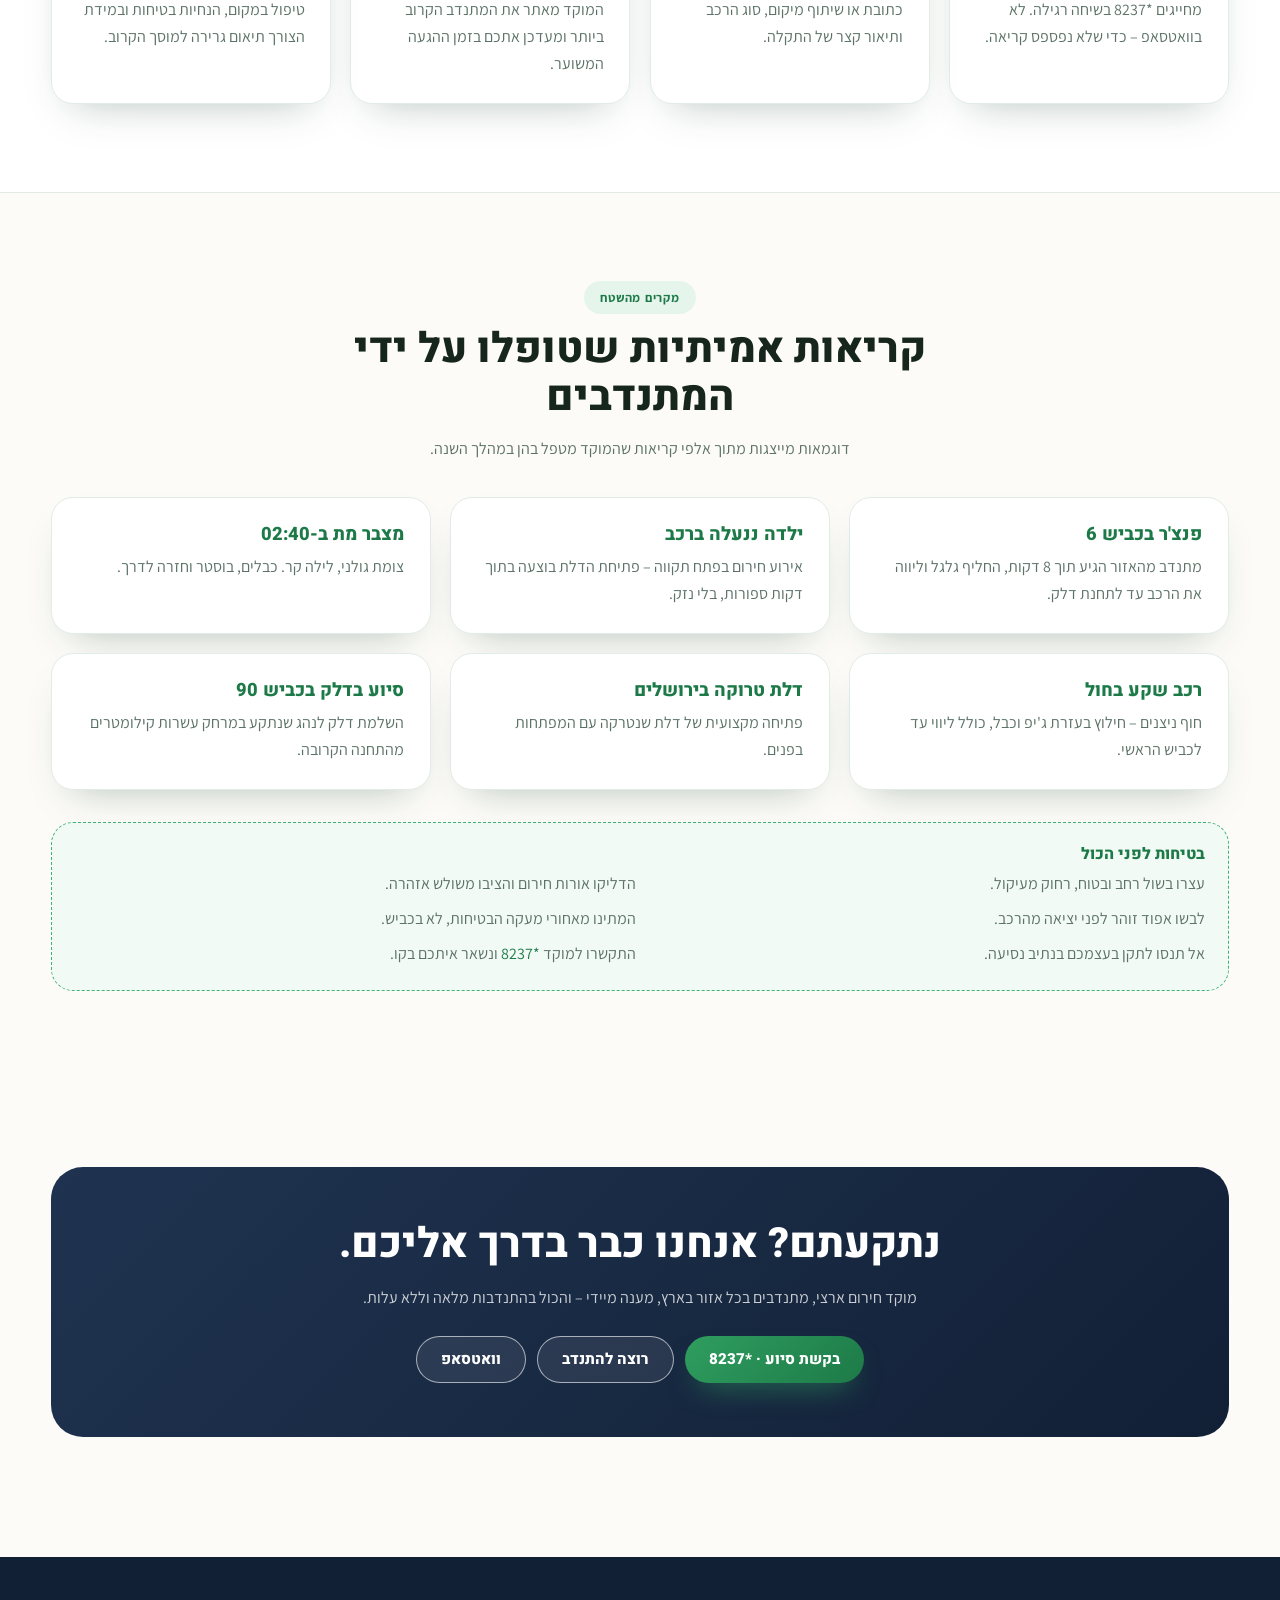
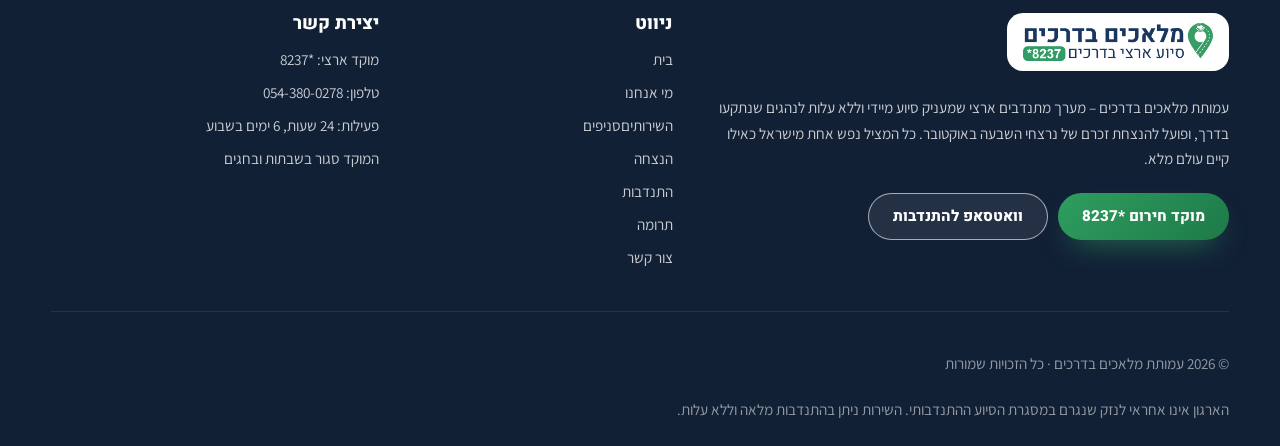
<file: services.html>
<!DOCTYPE html>
<html lang="he" dir="rtl">
<head>
<meta charset="utf-8">
<meta name="viewport" content="width=device-width, initial-scale=1, viewport-fit=cover">
<title>השירותים שלנו | מלאכים בדרכים</title>
<meta name="description" content="פנצ&#x27;ר, טעינת מצבר, פתיחת רכב נעול, חילוץ בשטח, חילוץ ממעליות ואיתור נעדרים – כל שירותי הסיוע, ללא עלות.">
<meta property="og:title" content="השירותים שלנו | מלאכים בדרכים">
<meta property="og:description" content="פנצ&#x27;ר, טעינת מצבר, פתיחת רכב נעול, חילוץ בשטח, חילוץ ממעליות ואיתור נעדרים – כל שירותי הסיוע, ללא עלות.">
<meta property="og:type" content="website">
<meta name="twitter:card" content="summary_large_image">
<meta name="theme-color" content="#2f9e5f">
<link rel="icon" type="image/png" href="assets/favicon.png">
<link rel="preconnect" href="https://fonts.googleapis.com">
<link rel="preconnect" href="https://fonts.gstatic.com" crossorigin>
<link href="https://fonts.googleapis.com/css2?family=Heebo:wght@400;600;700;800;900&family=Assistant:wght@300;400;500;600;700&display=swap" rel="stylesheet">
<link rel="stylesheet" href="css/styles.css">
</head>
<body>


<header class="site-header" id="siteHeader">
  <div class="container header-inner">
    <a class="brand" href="index.html"><img src="assets/logo.png" alt="מלאכים בדרכים"></a>
    <div class="header-actions">
      <nav class="desktop-nav"><a class="nav-link" href="index.html">בית</a><a class="nav-link" href="about.html">מי אנחנו</a><a class="nav-link is-active" href="services.html">השירותים</a><a class="nav-link" href="branches.html">סניפים</a><a class="nav-link" href="memorial.html">הנצחה</a><a class="nav-link" href="volunteer.html">התנדבות</a><a class="nav-link" href="donate.html">תרומה</a><a class="nav-link" href="contact.html">צור קשר</a></nav>
      <a class="btn btn-navy" href="tel:*8237">חייגו *8237</a>
      <button class="burger" id="burger" aria-label="תפריט" aria-expanded="false"><span></span><span></span><span></span></button>
    </div>
  </div>
  <nav class="mobile-nav" id="mobileNav"><a href="index.html">בית</a><a href="about.html">מי אנחנו</a><a href="services.html">השירותים</a><a href="branches.html">סניפים</a><a href="memorial.html">הנצחה</a><a href="volunteer.html">התנדבות</a><a href="donate.html">תרומה</a><a href="contact.html">צור קשר</a><a class="btn btn-primary" href="tel:*8237">בקשת סיוע · *8237</a></nav>
</header>
<main>

<section class="page-hero">
  <div class="container">
    <span class="pill-light">השירותים</span>
    <h1>מענה מקצועי לכל תקלה בדרך</h1>
    <p>כל השירותים ניתנים בהתנדבות מלאה, ללא עלות וללא תנאים, 24 שעות ביממה ו-6 ימים בשבוע – למעט שבתות וחגים.</p>
  </div>
  <svg class="wave" viewBox="0 0 1440 80" preserveAspectRatio="none"><path d="M0 80V30C280 70 620 0 920 22 1140 38 1300 70 1440 52V80Z"/></svg>
</section>
<section class="container">
  <div class="grid-4"><article class="card tilt reveal"><span class="icon"><svg viewBox="0 0 24 24" fill="none" stroke="currentColor" stroke-width="1.7" stroke-linecap="round" stroke-linejoin="round"><circle cx="12" cy="12" r="7.2"/><circle cx="12" cy="12" r="2"/><path d="M12 4.8v2.1M12 17.1v2.1M4.8 12h2.1M17.1 12h2.1M7 7l1.5 1.5M15.5 15.5 17 17M7 17l1.5-1.5M15.5 8.5 17 7"/></svg></span><h3>תיקון תקר בדרך</h3><p class="muted">החלפת גלגל, ניפוח וטיפול בפנצ'ר בכל שעה ובכל מקום בארץ – בלי לחכות שעות בצד הכביש.</p></article><article class="card tilt reveal"><span class="icon"><svg viewBox="0 0 24 24" fill="none" stroke="currentColor" stroke-width="1.7" stroke-linecap="round" stroke-linejoin="round"><rect x="2.5" y="8.2" width="15" height="9.6" rx="2"/><path d="M17.5 11.3h1.8a1 1 0 0 1 1 1v1.4a1 1 0 0 1-1 1h-1.8"/><path d="M6.8 8.2V6.3a1 1 0 0 1 1-1h1a1 1 0 0 1 1 1v1.9M10.8 8.2V6.3a1 1 0 0 1 1-1"/><path d="M11.2 11 9.3 14h1.8l-.9 2.3L13 13h-1.8Z" fill="currentColor" stroke="none"/></svg></span><h3>טעינת מצבר והנעה</h3><p class="muted">כבלים, בוסטר וטיפול בהנעה לרכבים פרטיים, מסחריים ומשאיות – מענה מהיר של כונן מהאזור.</p></article><article class="card tilt reveal"><span class="icon"><svg viewBox="0 0 24 24" fill="none" stroke="currentColor" stroke-width="1.7" stroke-linecap="round" stroke-linejoin="round"><circle cx="7.3" cy="15.7" r="3.8"/><path d="M10 13 18.5 4.5M15 8l2 2M12.3 10.7l2 2"/></svg></span><h3>פתיחת רכב נעול</h3><p class="muted">דלת טרוקה, מפתחות שנשארו בפנים, וחילוץ דחוף של ילדים או חיות שננעלו ברכב.</p></article><article class="card tilt reveal"><span class="icon"><svg viewBox="0 0 24 24" fill="none" stroke="currentColor" stroke-width="1.7" stroke-linecap="round" stroke-linejoin="round"><path d="M2.8 15.8V9.3a1 1 0 0 1 1-1h7.6l3.8 3.8h3.6a1 1 0 0 1 1 1v2.7"/><circle cx="7" cy="17.7" r="2"/><circle cx="16.5" cy="17.7" r="2"/><path d="M9 17.7h5.5M2.8 12.6h4.6"/></svg></span><h3>חילוץ בשטח</h3><p class="muted">חילוץ רכבים ששקעו בחול, בבוץ או בשטח פתוח בעזרת מתנדבים עם ציוד חילוץ מקצועי.</p></article><article class="card tilt reveal"><span class="icon"><svg viewBox="0 0 24 24" fill="none" stroke="currentColor" stroke-width="1.7" stroke-linecap="round" stroke-linejoin="round"><path d="M5 19.5V5.8a1.8 1.8 0 0 1 1.8-1.8h4.4A1.8 1.8 0 0 1 13 5.8v13.7M3.8 19.5h10.4"/><path d="M13 8.6h1.8a1.4 1.4 0 0 1 1.4 1.4v4.6a1.4 1.4 0 0 0 2.8 0v-3.8l-2.3-2.8"/></svg></span><h3>שמן, מים ודלק</h3><p class="muted">השלמת נוזלים, מים לרדיאטור וסיוע בדלק כדי להחזיר אתכם לדרך בבטחה.</p></article><article class="card tilt reveal"><span class="icon"><svg viewBox="0 0 24 24" fill="none" stroke="currentColor" stroke-width="1.7" stroke-linecap="round" stroke-linejoin="round"><path d="M12 20.8s6.5-5.8 6.5-10.8a6.5 6.5 0 0 0-13 0c0 5 6.5 10.8 6.5 10.8Z"/><circle cx="12" cy="10" r="2.2"/></svg></span><h3>איתור נעדרים</h3><p class="muted">מערך כוננים ארצי המסייע בחיפושים ובאיתור נעדרים בשיתוף גורמי ההצלה.</p></article><article class="card tilt reveal"><span class="icon"><svg viewBox="0 0 24 24" fill="none" stroke="currentColor" stroke-width="1.7" stroke-linecap="round" stroke-linejoin="round"><rect x="4.3" y="2.8" width="15.4" height="18.4" rx="1.6"/><path d="M12 2.8v18.4"/><path d="M8.3 7.6 6.7 9.7l1.6 2.1M15.7 7.6l1.6 2.1-1.6 2.1"/></svg></span><h3>חילוץ ממעליות</h3><p class="muted">מענה לאירועי לחץ של לכודים במעליות ובבתים – גם מחוץ לכביש אנחנו שם.</p></article><article class="card tilt reveal"><span class="icon"><svg viewBox="0 0 24 24" fill="none" stroke="currentColor" stroke-width="1.7" stroke-linecap="round" stroke-linejoin="round"><circle cx="12" cy="12" r="8.7"/><path d="M12 7.8v8.4M7.8 12h8.4"/></svg></span><h3>עזרה ראשונה לרכב</h3><p class="muted">בדיקה ראשונית, הנחיות בטיחות ותיאום גרירה למוסך הקרוב ביותר.</p></article></div>
</section>
<section class="band"><div class="container">
  <div class="section-head"><span class="pill">איך זה עובד</span><h2>ארבעה צעדים מהתקלה ועד חזרה לדרך</h2></div>
  <div class="grid-4"><article class="card reveal"><span class="step">1</span><h3>מתקשרים למוקד</h3><p class="muted">מחייגים *8237 בשיחה רגילה. לא בוואטסאפ – כדי שלא נפספס קריאה.</p></article><article class="card reveal"><span class="step">2</span><h3>מוסרים מיקום</h3><p class="muted">כתובת או שיתוף מיקום, סוג הרכב ותיאור קצר של התקלה.</p></article><article class="card reveal"><span class="step">3</span><h3>כונן יוצא לדרך</h3><p class="muted">המוקד מאתר את המתנדב הקרוב ביותר ומעדכן אתכם בזמן ההגעה המשוער.</p></article><article class="card reveal"><span class="step">4</span><h3>חוזרים לדרך</h3><p class="muted">טיפול במקום, הנחיות בטיחות ובמידת הצורך תיאום גרירה למוסך הקרוב.</p></article></div>
</div></section>
<section class="container">
  <div class="section-head"><span class="pill">מקרים מהשטח</span><h2>קריאות אמיתיות שטופלו על ידי המתנדבים</h2><p>דוגמאות מייצגות מתוך אלפי קריאות שהמוקד מטפל בהן במהלך השנה.</p></div>
  <div class="grid-3"><article class="card case reveal"><h3>פנצ'ר בכביש 6</h3><p class="muted">מתנדב מהאזור הגיע תוך 8 דקות, החליף גלגל וליווה את הרכב עד לתחנת דלק.</p></article><article class="card case reveal"><h3>ילדה ננעלה ברכב</h3><p class="muted">אירוע חירום בפתח תקווה – פתיחת הדלת בוצעה בתוך דקות ספורות, בלי נזק.</p></article><article class="card case reveal"><h3>מצבר מת ב-02:40</h3><p class="muted">צומת גולני, לילה קר. כבלים, בוסטר וחזרה לדרך.</p></article><article class="card case reveal"><h3>רכב שקע בחול</h3><p class="muted">חוף ניצנים – חילוץ בעזרת ג'יפ וכבל, כולל ליווי עד לכביש הראשי.</p></article><article class="card case reveal"><h3>דלת טרוקה בירושלים</h3><p class="muted">פתיחה מקצועית של דלת שנטרקה עם המפתחות בפנים.</p></article><article class="card case reveal"><h3>סיוע בדלק בכביש 90</h3><p class="muted">השלמת דלק לנהג שנתקע במרחק עשרות קילומטרים מהתחנה הקרובה.</p></article></div>
  <div class="note reveal gap-top">
    <strong>בטיחות לפני הכול</strong>
    <ul class="two-col">
      <li>עצרו בשול רחב ובטוח, רחוק מעיקול.</li>
      <li>הדליקו אורות חירום והציבו משולש אזהרה.</li>
      <li>לבשו אפוד זוהר לפני יציאה מהרכב.</li>
      <li>המתינו מאחורי מעקה הבטיחות, לא בכביש.</li>
      <li>אל תנסו לתקן בעצמכם בנתיב נסיעה.</li>
      <li>התקשרו למוקד <a href="tel:*8237">*8237</a> ונשאר איתכם בקו.</li>
    </ul>
  </div>
</section>

<section class="container">
  <div class="cta-band reveal">
    <h2>נתקעתם? אנחנו כבר בדרך אליכם.</h2>
    <p>מוקד חירום ארצי, מתנדבים בכל אזור בארץ, מענה מיידי – והכול בהתנדבות מלאה וללא עלות.</p>
    <div class="cta-actions">
      <a class="btn btn-primary" href="tel:*8237">בקשת סיוע · *8237</a>
      <a class="btn btn-ghost-light" href="volunteer.html">רוצה להתנדב</a>
      <a class="btn btn-ghost-light" href="https://wa.me/972543800278">וואטסאפ</a>
    </div>
  </div>
</section>

</main>

<footer class="site-footer">
  <div class="container footer-grid">
    <div class="footer-about">
      <span class="footer-logo"><img src="assets/logo.png" alt="מלאכים בדרכים"></span>
      <p>עמותת מלאכים בדרכים – מערך מתנדבים ארצי שמעניק סיוע מיידי וללא עלות לנהגים שנתקעו בדרך, ופועל להנצחת זכרם של נרצחי השבעה באוקטובר. כל המציל נפש אחת מישראל כאילו קיים עולם מלא.</p>
      <div class="footer-cta">
        <a class="btn btn-primary" href="tel:*8237">מוקד חירום *8237</a>
        <a class="btn btn-ghost-light" href="https://wa.me/972543800278">וואטסאפ להתנדבות</a>
      </div>
    </div>
    <div><h3>ניווט</h3><ul class="footer-links"><li><a href="index.html">בית</a></li><li><a href="about.html">מי אנחנו</a></li><li><a href="services.html">השירותים</a><a href="branches.html">סניפים</a></li><li><a href="memorial.html">הנצחה</a></li><li><a href="volunteer.html">התנדבות</a></li><li><a href="donate.html">תרומה</a></li><li><a href="contact.html">צור קשר</a></li></ul></div>
    <div><h3>יצירת קשר</h3><ul class="footer-links">
      <li>מוקד ארצי: <a href="tel:*8237">*8237</a></li>
      <li>טלפון: <a href="tel:+972543800278">054-380-0278</a></li>
      <li>פעילות: 24 שעות, 6 ימים בשבוע</li>
      <li>המוקד סגור בשבתות ובחגים</li></ul></div>
  </div>
  <div class="footer-bottom container">
    <p>© 2026 עמותת מלאכים בדרכים · כל הזכויות שמורות</p>
    <p>הארגון אינו אחראי לנזק שנגרם במסגרת הסיוע ההתנדבותי. השירות ניתן בהתנדבות מלאה וללא עלות.</p>
  </div>
</footer>
<nav class="app-nav" id="appNav" aria-label="ניווט מהיר">
  <a href="index.html" class="app-nav-item" data-page="index"><svg viewBox="0 0 24 24" fill="none" stroke="currentColor" stroke-width="1.8" stroke-linecap="round" stroke-linejoin="round"><path d="M4 11.5 12 4l8 7.5"/><path d="M6 10v9a1 1 0 0 0 1 1h4v-6h2v6h4a1 1 0 0 0 1-1v-9"/></svg><span>בית</span></a>
  <a href="services.html" class="app-nav-item" data-page="services"><svg viewBox="0 0 24 24" fill="none" stroke="currentColor" stroke-width="1.8" stroke-linecap="round" stroke-linejoin="round"><path d="M14.7 6.3a3.5 3.5 0 0 0-4.8 4.1L4 16.3V20h3.7l5.9-5.9a3.5 3.5 0 0 0 4.1-4.8l-2.6 2.6-1.9-1.9 2.5-2.7Z"/></svg><span>שירותים</span></a>
  <a href="tel:*8237" class="app-nav-item app-nav-call"><span class="app-nav-call-circle"><svg viewBox="0 0 24 24" fill="none" stroke="currentColor" stroke-width="1.8" stroke-linecap="round" stroke-linejoin="round"><path d="M5.5 4h3l1.4 4.2-2 1.6a12 12 0 0 0 6.3 6.3l1.6-2 4.2 1.4v3a1.5 1.5 0 0 1-1.6 1.5A16.5 16.5 0 0 1 4 5.6 1.5 1.5 0 0 1 5.5 4Z"/></svg></span><span>מוקד</span></a>
  <a href="volunteer.html" class="app-nav-item" data-page="volunteer"><svg viewBox="0 0 24 24" fill="none" stroke="currentColor" stroke-width="1.8" stroke-linecap="round" stroke-linejoin="round"><path d="M12 20s-7-4.6-9-9.3C1.6 6.9 4 4 7 4c2 0 3.5 1.2 5 3 1.5-1.8 3-3 5-3 3 0 5.4 2.9 4 6.7C19 15.4 12 20 12 20Z"/></svg><span>התנדבות</span></a>
  <button type="button" class="app-nav-item" id="navMore"><svg viewBox="0 0 24 24" fill="none" stroke="currentColor" stroke-width="1.8" stroke-linecap="round" stroke-linejoin="round"><path d="M4 6h16M4 12h16M4 18h16"/></svg><span>עוד</span></button>
</nav>
<a class="floating-call" href="tel:*8237"><span class="pulse"></span>סיוע עכשיו *8237</a>
<script src="js/branches.js"></script>
<script src="js/news.js"></script>
<script src="js/main.js"></script>
</body>
</html>
</file>
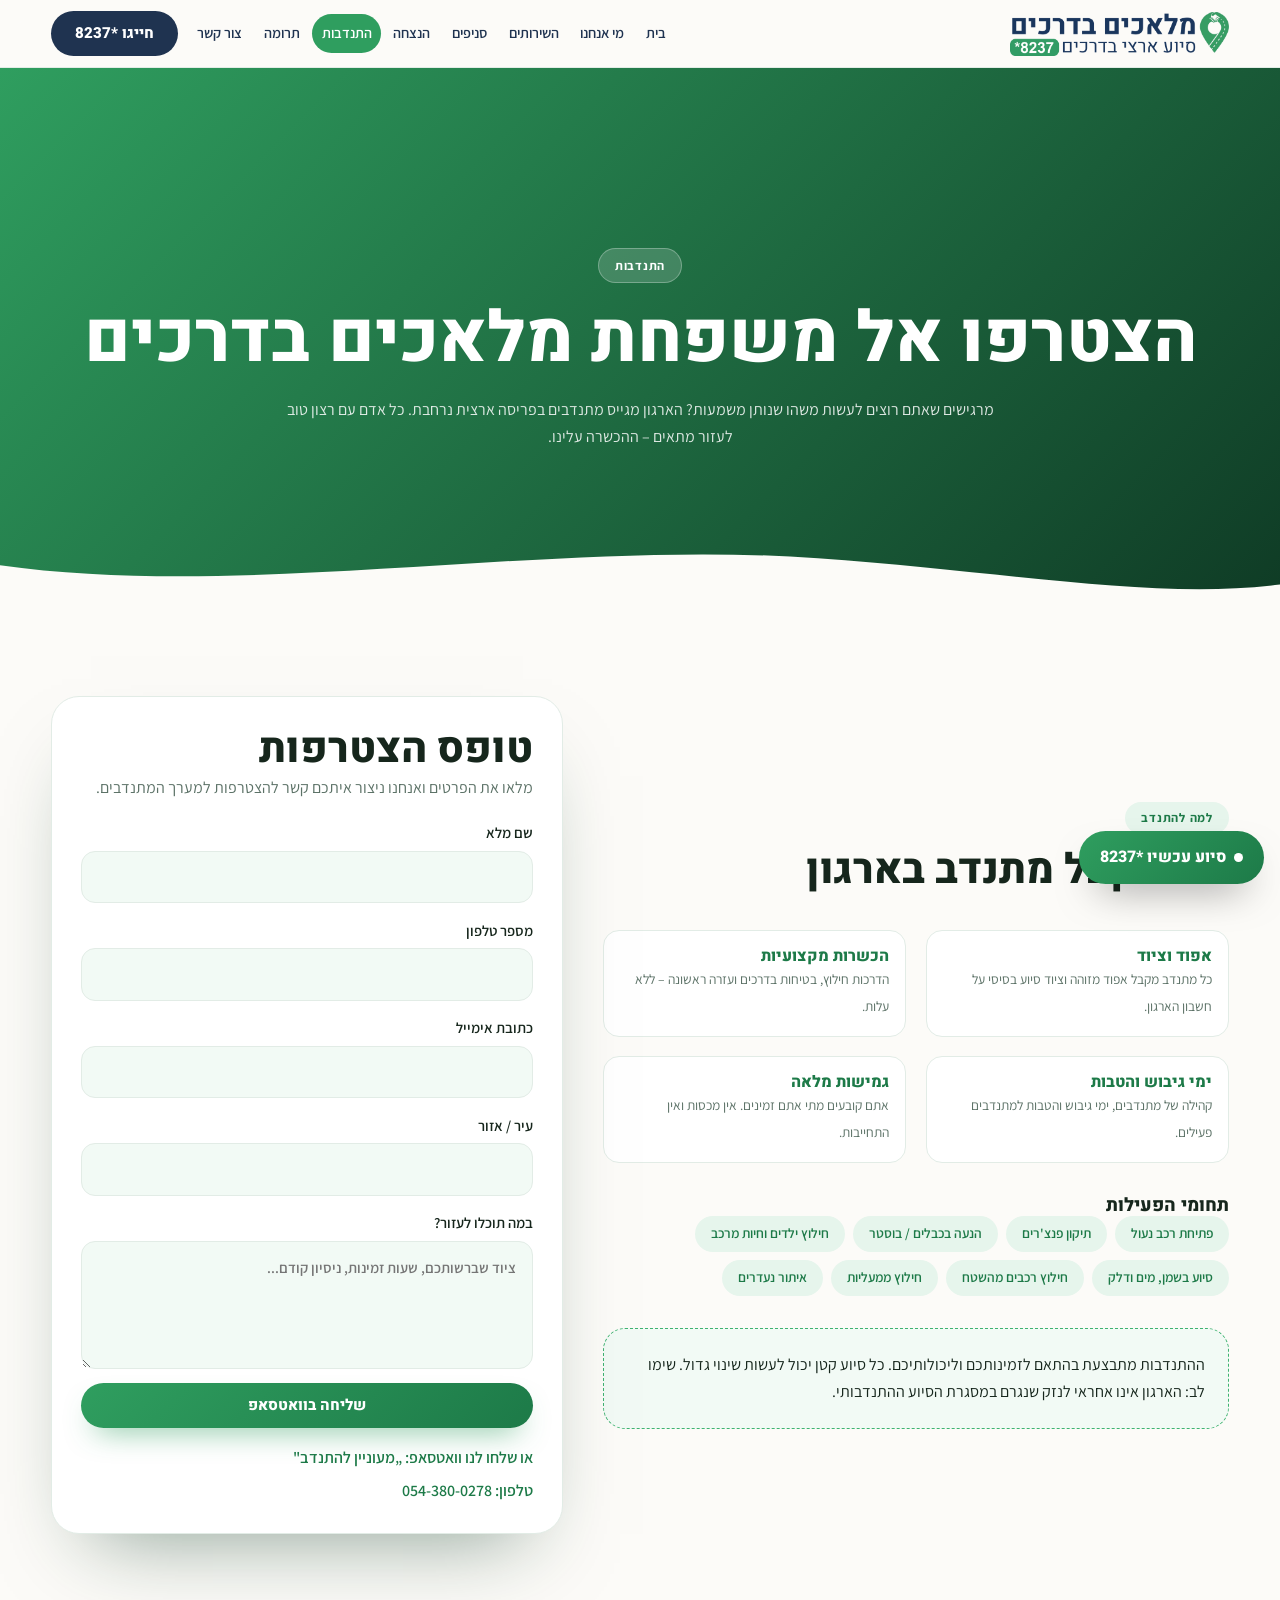
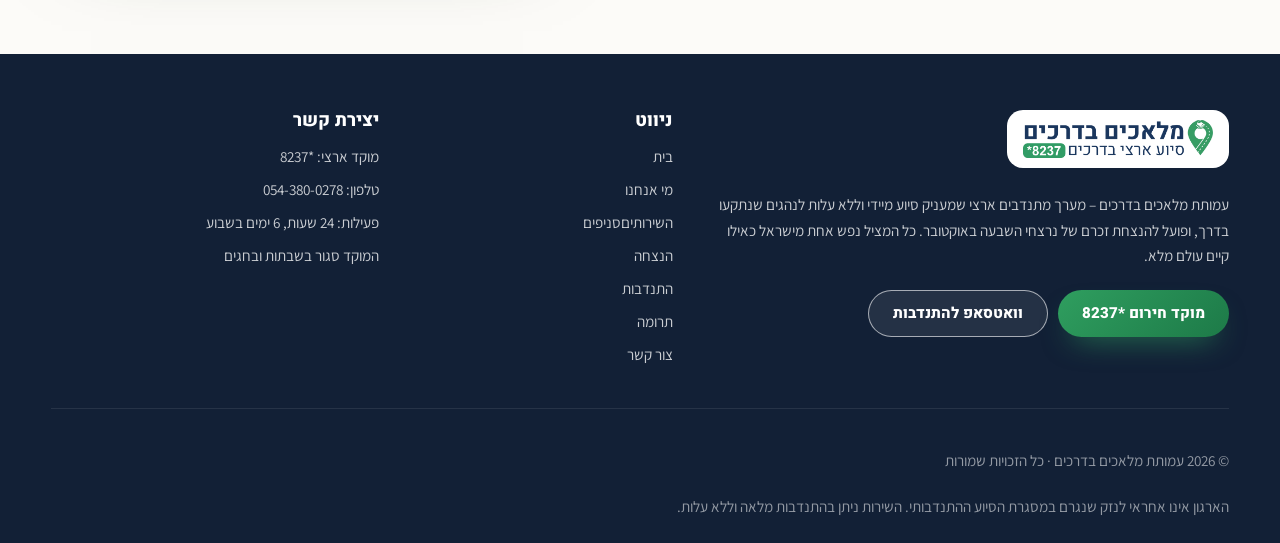
<file: volunteer.html>
<!DOCTYPE html>
<html lang="he" dir="rtl">
<head>
<meta charset="utf-8">
<meta name="viewport" content="width=device-width, initial-scale=1, viewport-fit=cover">
<title>הצטרפות למערך המתנדבים | מלאכים בדרכים</title>
<meta name="description" content="רוצים להתנדב? אפוד, ציוד והכשרות על חשבון הארגון, פריסה ארצית והתנדבות לפי הזמינות שלכם.">
<meta property="og:title" content="הצטרפות למערך המתנדבים | מלאכים בדרכים">
<meta property="og:description" content="רוצים להתנדב? אפוד, ציוד והכשרות על חשבון הארגון, פריסה ארצית והתנדבות לפי הזמינות שלכם.">
<meta property="og:type" content="website">
<meta name="twitter:card" content="summary_large_image">
<meta name="theme-color" content="#2f9e5f">
<link rel="icon" type="image/png" href="assets/favicon.png">
<link rel="preconnect" href="https://fonts.googleapis.com">
<link rel="preconnect" href="https://fonts.gstatic.com" crossorigin>
<link href="https://fonts.googleapis.com/css2?family=Heebo:wght@400;600;700;800;900&family=Assistant:wght@300;400;500;600;700&display=swap" rel="stylesheet">
<link rel="stylesheet" href="css/styles.css">
<style>
  .whatsapp-submit {
    display: flex;
    align-items: center;
    justify-content: center;
    gap: 8px;
    cursor: pointer;
  }

  .whatsapp-submit:disabled {
    opacity: .7;
    cursor: wait;
  }

  .form-msg {
    margin-top: 10px;
  }
</style>
</head>
<body>


<header class="site-header" id="siteHeader">
  <div class="container header-inner">
    <a class="brand" href="index.html"><img src="assets/logo.png" alt="מלאכים בדרכים"></a>
    <div class="header-actions">
      <nav class="desktop-nav"><a class="nav-link" href="index.html">בית</a><a class="nav-link" href="about.html">מי אנחנו</a><a class="nav-link" href="services.html">השירותים</a><a class="nav-link" href="branches.html">סניפים</a><a class="nav-link" href="memorial.html">הנצחה</a><a class="nav-link is-active" href="volunteer.html">התנדבות</a><a class="nav-link" href="donate.html">תרומה</a><a class="nav-link" href="contact.html">צור קשר</a></nav>
      <a class="btn btn-navy" href="tel:*8237">חייגו *8237</a>
      <button class="burger" id="burger" aria-label="תפריט" aria-expanded="false"><span></span><span></span><span></span></button>
    </div>
  </div>
  <nav class="mobile-nav" id="mobileNav"><a href="index.html">בית</a><a href="about.html">מי אנחנו</a><a href="services.html">השירותים</a><a href="branches.html">סניפים</a><a href="memorial.html">הנצחה</a><a href="volunteer.html">התנדבות</a><a href="donate.html">תרומה</a><a href="contact.html">צור קשר</a><a class="btn btn-primary" href="tel:*8237">בקשת סיוע · *8237</a></nav>
</header>
<main>

<section class="page-hero">
  <div class="container">
    <span class="pill-light">התנדבות</span>
    <h1>הצטרפו אל משפחת מלאכים בדרכים</h1>
    <p>מרגישים שאתם רוצים לעשות משהו שנותן משמעות? הארגון מגייס מתנדבים בפריסה ארצית נרחבת. כל אדם עם רצון טוב לעזור מתאים – ההכשרה עלינו.</p>
  </div>
  <svg class="wave" viewBox="0 0 1440 80" preserveAspectRatio="none"><path d="M0 80V30C280 70 620 0 920 22 1140 38 1300 70 1440 52V80Z"/></svg>
</section>
<section class="container split wide-first">
  <div class="reveal">
    <div class="section-head start"><span class="pill">למה להתנדב</span><h2>מה מקבל מתנדב בארגון</h2></div>
    <div class="grid-2"><div class="mini"><strong>אפוד וציוד</strong><span>כל מתנדב מקבל אפוד מזוהה וציוד סיוע בסיסי על חשבון הארגון.</span></div><div class="mini"><strong>הכשרות מקצועיות</strong><span>הדרכות חילוץ, בטיחות בדרכים ועזרה ראשונה – ללא עלות.</span></div><div class="mini"><strong>ימי גיבוש והטבות</strong><span>קהילה של מתנדבים, ימי גיבוש והטבות למתנדבים פעילים.</span></div><div class="mini"><strong>גמישות מלאה</strong><span>אתם קובעים מתי אתם זמינים. אין מכסות ואין התחייבות.</span></div></div>
    <h3 class="gap-top">תחומי הפעילות</h3>
    <ul class="chips"><li>פתיחת רכב נעול</li><li>תיקון פנצ'רים</li><li>הנעה בכבלים / בוסטר</li><li>חילוץ ילדים וחיות מרכב</li><li>סיוע בשמן, מים ודלק</li><li>חילוץ רכבים מהשטח</li><li>חילוץ ממעליות</li><li>איתור נעדרים</li></ul>
    <p class="note gap-top">ההתנדבות מתבצעת בהתאם לזמינותכם וליכולותיכם. כל סיוע קטן יכול לעשות שינוי גדול. שימו לב: הארגון אינו אחראי לנזק שנגרם במסגרת הסיוע ההתנדבותי.</p>
  </div>
<div class="reveal">
  <div class="form-card">
    <h2>טופס הצטרפות</h2>
    <p class="muted">מלאו את הפרטים ואנחנו ניצור איתכם קשר להצטרפות למערך המתנדבים.</p>
    
    <!-- הוספנו id לטופס ולכל אחד מהשדות -->
    <form id="volunteerForm">
      <label>שם מלא<input type="text" id="wa-name" name="name" required></label>
      <label>מספר טלפון<input type="tel" id="wa-phone" name="phone" required></label>
      <label>כתובת אימייל<input type="email" id="wa-email" name="email"></label>
      <label>עיר / אזור<input type="text" id="wa-city" name="city"></label>
      <label>במה תוכלו לעזור?<textarea id="wa-note" name="note" rows="4" placeholder="ציוד שברשותכם, שעות זמינות, ניסיון קודם..."></textarea></label>
      
      <button class="btn btn-primary full whatsapp-submit" type="submit" id="whatsappSubmit">
        שליחה בוואטסאפ
      </button>
      <p class="form-msg" id="formMsg" hidden></p>
    </form>
    
    <div class="form-links">
      <a href="https://wa.me/972543800278">או שלחו לנו וואטסאפ: „מעוניין להתנדב"</a>
      <a href="tel:+972543800278">טלפון: 054-380-0278</a>
    </div>
  </div>
</div>
</section>

</main>

<footer class="site-footer">
  <div class="container footer-grid">
    <div class="footer-about">
      <span class="footer-logo"><img src="assets/logo.png" alt="מלאכים בדרכים"></span>
      <p>עמותת מלאכים בדרכים – מערך מתנדבים ארצי שמעניק סיוע מיידי וללא עלות לנהגים שנתקעו בדרך, ופועל להנצחת זכרם של נרצחי השבעה באוקטובר. כל המציל נפש אחת מישראל כאילו קיים עולם מלא.</p>
      <div class="footer-cta">
        <a class="btn btn-primary" href="tel:*8237">מוקד חירום *8237</a>
        <a class="btn btn-ghost-light" href="https://wa.me/972543800278">וואטסאפ להתנדבות</a>
      </div>
    </div>
    <div><h3>ניווט</h3><ul class="footer-links"><li><a href="index.html">בית</a></li><li><a href="about.html">מי אנחנו</a></li><li><a href="services.html">השירותים</a><a href="branches.html">סניפים</a></li><li><a href="memorial.html">הנצחה</a></li><li><a href="volunteer.html">התנדבות</a></li><li><a href="donate.html">תרומה</a></li><li><a href="contact.html">צור קשר</a></li></ul></div>
    <div><h3>יצירת קשר</h3><ul class="footer-links">
      <li>מוקד ארצי: <a href="tel:*8237">*8237</a></li>
      <li>טלפון: <a href="tel:+972543800278">054-380-0278</a></li>
      <li>פעילות: 24 שעות, 6 ימים בשבוע</li>
      <li>המוקד סגור בשבתות ובחגים</li></ul></div>
  </div>
  <div class="footer-bottom container">
    <p>© 2026 עמותת מלאכים בדרכים · כל הזכויות שמורות</p>
    <p>הארגון אינו אחראי לנזק שנגרם במסגרת הסיוע ההתנדבותי. השירות ניתן בהתנדבות מלאה וללא עלות.</p>
  </div>
</footer>
<nav class="app-nav" id="appNav" aria-label="ניווט מהיר">
  <a href="index.html" class="app-nav-item" data-page="index"><svg viewBox="0 0 24 24" fill="none" stroke="currentColor" stroke-width="1.8" stroke-linecap="round" stroke-linejoin="round"><path d="M4 11.5 12 4l8 7.5"/><path d="M6 10v9a1 1 0 0 0 1 1h4v-6h2v6h4a1 1 0 0 0 1-1v-9"/></svg><span>בית</span></a>
  <a href="services.html" class="app-nav-item" data-page="services"><svg viewBox="0 0 24 24" fill="none" stroke="currentColor" stroke-width="1.8" stroke-linecap="round" stroke-linejoin="round"><path d="M14.7 6.3a3.5 3.5 0 0 0-4.8 4.1L4 16.3V20h3.7l5.9-5.9a3.5 3.5 0 0 0 4.1-4.8l-2.6 2.6-1.9-1.9 2.5-2.7Z"/></svg><span>שירותים</span></a>
  <a href="tel:*8237" class="app-nav-item app-nav-call"><span class="app-nav-call-circle"><svg viewBox="0 0 24 24" fill="none" stroke="currentColor" stroke-width="1.8" stroke-linecap="round" stroke-linejoin="round"><path d="M5.5 4h3l1.4 4.2-2 1.6a12 12 0 0 0 6.3 6.3l1.6-2 4.2 1.4v3a1.5 1.5 0 0 1-1.6 1.5A16.5 16.5 0 0 1 4 5.6 1.5 1.5 0 0 1 5.5 4Z"/></svg></span><span>מוקד</span></a>
  <a href="volunteer.html" class="app-nav-item" data-page="volunteer"><svg viewBox="0 0 24 24" fill="none" stroke="currentColor" stroke-width="1.8" stroke-linecap="round" stroke-linejoin="round"><path d="M12 20s-7-4.6-9-9.3C1.6 6.9 4 4 7 4c2 0 3.5 1.2 5 3 1.5-1.8 3-3 5-3 3 0 5.4 2.9 4 6.7C19 15.4 12 20 12 20Z"/></svg><span>התנדבות</span></a>
  <button type="button" class="app-nav-item" id="navMore"><svg viewBox="0 0 24 24" fill="none" stroke="currentColor" stroke-width="1.8" stroke-linecap="round" stroke-linejoin="round"><path d="M4 6h16M4 12h16M4 18h16"/></svg><span>עוד</span></button>
</nav>
<a class="floating-call" href="tel:*8237"><span class="pulse"></span>סיוע עכשיו *8237</a>
<script src="js/branches.js"></script>
<script src="js/news.js"></script>
<script src="js/main.js"></script>

<script>
document.addEventListener('DOMContentLoaded', function() {
  var form = document.getElementById('volunteerForm');
  var msg = document.getElementById('formMsg');
  var button = document.getElementById('whatsappSubmit');

  if (!form) return;

  var whatsappNumber = '972543800278';

  form.addEventListener('submit', function (ev) {
    ev.preventDefault(); // מונע שליחה רגילה

    var name = document.getElementById('wa-name').value.trim();
    var phone = document.getElementById('wa-phone').value.trim();
    var email = document.getElementById('wa-email').value.trim();
    var city = document.getElementById('wa-city').value.trim();
    var note = document.getElementById('wa-note').value.trim();

    // בניית ההודעה
    var message = "שלום, השארתי פרטים דרך האתר.\n\n" +
                  "שם מלא: " + name + "\n" +
                  "מספר טלפון: " + phone + "\n" +
                  "כתובת אימייל: " + email + "\n" +
                  "עיר / אזור: " + city + "\n" +
                  "במה תוכלו לעזור?: " + note;

    var whatsappUrl = "https://wa.me/" + whatsappNumber + "?text=" + encodeURIComponent(message);

    // עדכון הודעת הצלחה למשתמש
    if (msg) {
      msg.hidden = false;
      msg.textContent = 'הקישור לוואטסאפ נוצר, פותח חלון חדש...';
    }

    // פתיחת הקישור
    window.open(whatsappUrl, '_blank');
  });
});
</script>

</body>
</html>
</file>
<file: css/styles.css>
:root{
  --green-900:#0f3b25; --green-700:#1d7a48; --green-600:#2f9e5f; --green-500:#3fb371;
  --green-100:#e6f5ec; --green-50:#f2faf5;
  --navy:#1f3350; --navy-900:#122036; --gold:#e0b13c;
  --ink:#16261c; --muted:#5c7267; --line:#e2ece6; --white:#fff; --cream:#fcfbf8;
  --radius:22px; --shadow:0 18px 40px -22px rgba(15,59,37,.35);
  --shadow-lg:0 40px 80px -40px rgba(15,59,37,.5);
}
*{box-sizing:border-box;margin:0;padding:0}
html{scroll-behavior:smooth}
body{font-family:"Assistant",system-ui,sans-serif;background:var(--cream);color:var(--ink);line-height:1.7;overflow-x:hidden}
h1,h2,h3,strong,.btn{font-family:"Heebo","Assistant",sans-serif;font-weight:800;line-height:1.15}
h1{font-size:clamp(2.3rem,5.6vw,4.4rem)}
.memorial-title .gold{display:block;font-size:1.3em;margin-bottom:.1em}
h2{font-size:clamp(1.6rem,3.4vw,2.6rem)}
h3{font-size:1.15rem}
img{max-width:100%;display:block;height:auto}
a{color:var(--green-700);text-decoration:none}
.container{width:min(1180px,92vw);margin-inline:auto}
section{position:relative}
main>section{padding-block:clamp(3rem,7vw,5.5rem)}
main>section.hero,main>section.page-hero,main>section.memorial-hero,main>section.ticker{padding-block:0}
.muted{color:var(--muted)}
.small{font-size:.85rem}
.center{text-align:center}
.gap-top{margin-top:2rem}
.light{color:#fff}.light-text{color:rgba(255,255,255,.82)}
.gold{color:var(--gold)}
.quote{font-size:1.1rem;font-weight:600}
.big-quote{font-size:clamp(1.1rem,2.4vw,1.6rem);font-weight:700;margin-top:1.4rem}
.prose p{margin-top:1rem;color:var(--muted)}
.narrow{width:min(880px,92vw)}

/* buttons */
.btn{display:inline-flex;align-items:center;justify-content:center;gap:.5rem;padding:.85rem 1.5rem;border-radius:999px;font-size:.95rem;border:0;cursor:pointer;transition:transform .25s,box-shadow .25s,background .25s}
.btn:hover{transform:translateY(-2px)}
.btn-primary{background:linear-gradient(135deg,var(--green-600),var(--green-700));color:#fff;box-shadow:0 14px 30px -14px rgba(47,158,95,.8)}
.btn-navy{background:var(--navy);color:#fff}
.btn-white{background:#fff;color:var(--green-700);box-shadow:var(--shadow)}
.btn-outline{border:1.5px solid var(--green-600);color:var(--green-700);background:transparent}
.btn-ghost-light{border:1.5px solid rgba(255,255,255,.6);color:#fff;background:rgba(255,255,255,.08)}
.btn.full{width:100%}
.link{color:var(--green-700);font-weight:700}
.pill{display:inline-block;background:var(--green-100);color:var(--green-700);border-radius:999px;padding:.35rem 1rem;font-size:.78rem;font-weight:700;letter-spacing:.06em}
.pill-light{display:inline-block;background:rgba(255,255,255,.16);color:#fff;border:1px solid rgba(255,255,255,.28);border-radius:999px;padding:.35rem 1rem;font-size:.78rem;font-weight:700;letter-spacing:.06em}

/* header */
.site-header{position:sticky;top:0;z-index:60;backdrop-filter:blur(14px);background:rgba(252,251,248,.86);border-bottom:1px solid var(--line);transition:box-shadow .3s}
.site-header.scrolled{box-shadow:0 10px 30px -20px rgba(0,0,0,.4)}
.header-inner{display:flex;align-items:center;justify-content:space-between;gap:1rem;padding-block:.7rem}
.brand img{height:44px;width:auto}
.header-actions{display:flex;align-items:center;gap:.6rem}
.desktop-nav{display:none;gap:.2rem}
.nav-link{padding:.5rem .8rem;border-radius:999px;color:var(--navy);font-weight:600;font-size:.95rem}
.nav-link:hover{background:var(--green-100)}
.nav-link.is-active{background:var(--green-600);color:#fff}
.burger{width:44px;height:44px;border-radius:14px;background:var(--green-100);display:grid;place-content:center;gap:4px}
.burger span{display:block;width:20px;height:2px;background:var(--green-700);border-radius:2px}
.mobile-nav{display:none;flex-direction:column;gap:.4rem;padding:1rem 4vw 1.4rem;border-top:1px solid var(--line)}
.mobile-nav.open{display:flex}
.mobile-nav a{padding:.6rem .8rem;border-radius:14px;color:var(--navy);font-weight:600}
.mobile-nav a:hover{background:var(--green-100)}
@media(min-width:1024px){.desktop-nav{display:flex}.burger{display:none}}

/* hero */
.hero {
  background: radial-gradient(120% 120% at 80% 0%, var(--green-500), var(--green-700) 55%, var(--green-900));
  color: #fff;
  padding-top: clamp(2.5rem, 6vw, 4.5rem);
  padding-bottom: clamp(10rem, 18vw, 14rem); /* הגדלנו משמעותית את הריווח התחתון כדי לדחוף את הגלים */
  min-height: 90vh; /* מגדיר גובה מינימלי של 80% מגובה המסך */
  display: flex;
  align-items: center; /* עוזר למרכז את התוכן אנכית באזור המוגדל */
}
.hero-grid{display:grid;gap:2.5rem;align-items:center}
.hero-copy h1{margin:1rem 0}
.hero-copy p{color:rgba(255,255,255,.85);max-width:34rem}
.hero-actions{display:flex;flex-wrap:wrap;gap:.7rem;margin-top:1.8rem}
.road-strip{position:relative;width:170px;height:26px;margin-top:1rem;overflow:hidden}
.road-strip::before{content:"";position:absolute;top:50%;left:0;right:0;height:2px;background:repeating-linear-gradient(90deg,rgba(255,255,255,.45) 0 10px,transparent 10px 18px);transform:translateY(-50%)}
.road-strip-car{position:absolute;top:50%;transform:translateY(-50%);animation:roadDrive 3.2s linear infinite}
@keyframes roadDrive{0%{left:-24px}100%{left:170px}}
.hero-stats{display:flex;flex-wrap:wrap;gap:2rem;margin-top:2.2rem;padding-top:1.5rem;border-top:1px solid rgba(255,255,255,.25)}
.hero-stats dt{font-family:"Heebo";font-size:1.7rem;font-weight:900}
.hero-stats dd{color:rgba(255,255,255,.75);font-size:.85rem}
.hero-art img{filter:drop-shadow(0 40px 50px rgba(0,0,0,.35));animation:float 7s ease-in-out infinite}
@media(min-width:900px){.hero-grid{grid-template-columns:1fr 1.05fr}.hero-art{order:-1}}
.wave{position:absolute;bottom:-1px;left:0;width:100%;height:70px;fill:var(--cream)}

/* cards */
.card{background:#fff;border:1px solid var(--line);border-radius:var(--radius);padding:1.6rem;box-shadow:var(--shadow)}
.card h3{margin-bottom:.5rem}
.card .pill,.card .pill-light{margin-bottom:.9rem}
.card .btn{margin-top:1rem}
.card.soft{background:var(--green-50)}
.float-cards{display:grid;gap:1.2rem;margin-top:-4.5rem;position:relative;z-index:5}
@media(min-width:900px){.float-cards{grid-template-columns:repeat(3,1fr)}}
.tilt{transition:transform .35s ease,box-shadow .35s ease;transform-style:preserve-3d}
.tilt:hover{box-shadow:var(--shadow-lg)}
.card-row{display:flex;gap:1rem;align-items:center}
.jar{width:88px}
.jar-big{width:min(260px,60%);margin-inline:auto}
.float{animation:float 6s ease-in-out infinite}
@keyframes float{0%,100%{transform:translateY(0)}50%{transform:translateY(-12px)}}
.progress{background:var(--green-100);border-radius:999px;height:10px;overflow:hidden;margin-top:1rem}
.progress.big{height:16px}
.progress>span{display:block;height:100%;background:linear-gradient(90deg,var(--green-500),var(--green-700));border-radius:999px}
.dot-list{list-style:none;display:grid;gap:.5rem}
.dot-list li{position:relative;padding-inline-start:1.1rem;color:var(--muted)}
.dot-list li::before{content:"";position:absolute;inset-inline-start:0;top:.7rem;width:7px;height:7px;border-radius:50%;background:var(--green-600)}
.icon{display:inline-flex;align-items:center;justify-content:center;width:54px;height:54px;border-radius:16px;background:var(--green-100);color:var(--green-700);margin-bottom:.9rem}
.icon svg{width:27px;height:27px}
.card.tilt:hover .icon{background:var(--green-600);color:#fff;transition:background .3s,color .3s}
.step,.year{display:inline-grid;place-content:center;min-width:44px;height:44px;padding-inline:.6rem;border-radius:14px;background:var(--green-100);color:var(--green-700);font-family:"Heebo";font-weight:900;margin-bottom:.7rem}

.section-head{max-width:44rem;margin-inline:auto;text-align:center;margin-bottom:2.2rem}
.section-head.start{margin-inline:0;text-align:start}
.section-head h2{margin:.8rem 0}
.section-head p{color:var(--muted)}
.band{background:var(--white);border-block:1px solid var(--line)}
.band.overflow{overflow:hidden}
.grid-2,.grid-3,.grid-4{display:grid;gap:1.2rem}
@media(min-width:700px){.grid-2,.grid-3,.grid-4{grid-template-columns:repeat(2,1fr)}}
@media(min-width:1000px){.grid-3{grid-template-columns:repeat(3,1fr)}.grid-4{grid-template-columns:repeat(4,1fr)}}
.split{display:grid;gap:2.5rem;align-items:center}
@media(min-width:900px){.split{grid-template-columns:1fr 1fr}.split.wide-first{grid-template-columns:1.1fr .9fr}}
.mini-grid{display:grid;gap:.9rem;grid-template-columns:repeat(2,1fr);margin-block:1.5rem}
.mini{background:#fff;border:1px solid var(--line);border-radius:16px;padding:1rem}
.mini strong{display:block;color:var(--green-700)}
.mini span{font-size:.85rem;color:var(--muted)}
.art-box{position:relative}
.art-box img{border-radius:28px;background:var(--green-50)}
.badge-float{position:absolute;bottom:-14px;inset-inline-start:8%;background:#fff;border-radius:18px;padding:.9rem 1.2rem;box-shadow:var(--shadow)}
.badge-float strong{display:block;font-size:1.4rem;color:var(--green-700)}
.badge-float span{font-size:.78rem;color:var(--muted)}
.rounded{border-radius:26px}
.field-photo{border-radius:var(--radius);overflow:hidden;box-shadow:var(--shadow);background:#fff}
.field-photo img{width:100%;height:220px;object-fit:cover}
.field-photo figcaption{padding:.8rem 1rem;font-weight:700;color:var(--navy);font-size:.9rem}
.shadow{box-shadow:var(--shadow-lg)}
.stat{background:#fff;border:1px solid var(--line);border-radius:var(--radius);padding:1.4rem;text-align:center}
.stat.soft{background:var(--green-50)}
.stat strong{display:block;font-size:1.9rem;color:var(--green-700)}
.stat span{font-size:.85rem;color:var(--muted)}
.chips{list-style:none;display:flex;flex-wrap:wrap;gap:.5rem}
.chips li{background:var(--green-100);color:var(--green-700);border-radius:999px;padding:.4rem 1rem;font-size:.85rem;font-weight:600}
.two-col{list-style:none;display:grid;gap:.5rem;color:var(--muted)}
@media(min-width:700px){.two-col{grid-template-columns:1fr 1fr}}
.note{background:var(--green-50);border:1px dashed var(--green-500);border-radius:var(--radius);padding:1.4rem}
.note strong{display:block;margin-bottom:.4rem;color:var(--green-700)}
.note .btn{margin-top:1rem}
.case h3{color:var(--green-700)}
.bars{list-style:none;display:grid;gap:1rem;margin-top:1rem}
.bar-top{display:flex;justify-content:space-between;font-size:.9rem;font-weight:600}
.big-link{display:block;font-family:"Heebo";font-size:2rem;font-weight:900;margin-block:.4rem;color:#fff}
.big-link.dark{color:var(--navy)}
.contact-primary{background:linear-gradient(140deg,var(--green-600),var(--green-900));color:#fff;border:0}
.contact-primary p{color:rgba(255,255,255,.8)}

/* ticker */
.ticker{background:var(--green-100);border-block:1px solid var(--line);overflow:hidden;padding-block:.7rem}
.ticker-track{display:flex;gap:2.5rem;width:max-content;animation:marquee 34s linear infinite;color:var(--green-700);font-weight:600;white-space:nowrap}
.ticker-track.slow{animation-duration:60s;gap:1.2rem;padding-inline:1.2rem;white-space:normal}
.ticker-track.slow .quote-card{width:min(340px,78vw);flex:0 0 auto}
.quote-card p{font-weight:600}
.quote-card footer{margin-top:.7rem;color:var(--muted);font-size:.88rem}
@keyframes marquee{from{transform:translateX(0)}to{transform:translateX(50%)}}

/* faq */
.faq{display:grid;gap:.8rem}
.faq-item{background:#fff;border:1px solid var(--line);border-radius:18px;overflow:hidden}
.faq-q{width:100%;display:flex;justify-content:space-between;gap:1rem;background:none;border:0;padding:1.1rem 1.3rem;font-family:"Heebo";font-weight:700;font-size:1.02rem;text-align:start;cursor:pointer;color:var(--navy)}
.faq-q span{color:var(--green-600);font-size:1.3rem;line-height:1}
.faq-a{max-height:0;overflow:hidden;transition:max-height .35s ease}
.faq-a p{padding:0 1.3rem 1.2rem;color:var(--muted)}
.faq-item.open .faq-a{max-height:340px}
.faq-item.open .faq-q span{transform:rotate(45deg)}

/* cta / memorial */
.cta-band{background:linear-gradient(135deg,var(--navy),var(--navy-900));color:#fff;border-radius:32px;padding:clamp(2rem,5vw,3.4rem);text-align:center}
.cta-band p{color:rgba(255,255,255,.78);max-width:44rem;margin:.9rem auto 0}
.cta-actions{display:flex;flex-wrap:wrap;gap:.7rem;justify-content:center;margin-top:1.6rem}
.memorial-band{background:linear-gradient(160deg,var(--navy),#0b1523);color:#fff;position:relative;overflow:hidden}
.memorial-glow{position:absolute;top:-25%;inset-inline-end:-8%;width:55%;height:150%;background:radial-gradient(circle,rgba(224,177,60,.16),transparent 70%);pointer-events:none}

/* digital candle */
.candle-card{background:linear-gradient(165deg,#132238,#0a1220);border-radius:32px;padding:clamp(2rem,5vw,3.2rem);text-align:center;color:#fff;box-shadow:var(--shadow-lg)}
.candle-card .section-head h2{color:#fff}
.candle-card .section-head p{color:rgba(255,255,255,.68)}
.candle-stage{display:flex;justify-content:center;margin-block:1.2rem}
.candle-svg{width:min(150px,40vw);height:auto;overflow:visible}
.candle-body{fill:#f4ead9}
.candle-drip{fill:#efe0c4}
.candle-wick{fill:#3a2c1d}
.candle-glow{opacity:0;transition:opacity .7s ease}
.flame-group{opacity:0;transform-origin:60px 62px;transform:scale(.35);transition:opacity .5s ease,transform .5s cubic-bezier(.34,1.56,.64,1)}
.flame-outer{fill:#ffb648}
.flame-inner{fill:#fff2c2}
.candle-svg.lit .flame-group{opacity:1;transform:scale(1);animation:flicker 2.6s ease-in-out infinite}
.candle-svg.lit .candle-glow{opacity:1}
@keyframes flicker{0%,100%{transform:scale(1) rotate(0deg)}25%{transform:scale(1.05,.96) rotate(-2deg)}50%{transform:scale(.97,1.04) rotate(1deg)}75%{transform:scale(1.03,.98) rotate(2deg)}}
.candle-form{display:flex;gap:.6rem;max-width:380px;margin-inline:auto;margin-top:1.3rem;flex-wrap:wrap;align-items:end}
.candle-form label{flex:1 1 200px;text-align:start;font-size:.85rem;color:rgba(255,255,255,.75);font-weight:600}
.candle-form input{width:100%}
.candle-form .btn{flex:1 1 140px}
.candle-msg{margin-top:1.1rem;color:var(--gold);font-weight:700}
.candle-note{margin-top:.6rem;color:rgba(255,255,255,.5);font-size:.8rem}
.memorial-hero{position:relative;color:#fff;padding-block:clamp(4rem,10vw,7rem);text-align:center;overflow:hidden;background:#0b1523}
.memorial-hero .container{position:relative;z-index:2;width:min(880px,92vw)}
.memorial-hero h1{margin:1rem 0}
.memorial-bg{position:absolute;inset:-10% 0}
.memorial-bg img{width:100%;height:100%;object-fit:cover;opacity:.35}
.memorial-hero::after{content:"";position:absolute;inset:0;background:linear-gradient(180deg,rgba(11,21,35,.72),rgba(11,21,35,.94))}
.memorial-date-mark{position:absolute;top:50%;inset-inline-end:3%;transform:translateY(-50%);font-family:"Heebo",sans-serif;font-weight:900;font-size:clamp(4.5rem,15vw,12rem);color:var(--green-500);opacity:.18;letter-spacing:.02em;pointer-events:none;z-index:1;line-height:1}

.page-hero {
  background: linear-gradient(135deg, var(--green-600), var(--green-900));
  color: #fff;
  text-align: center;
  padding-top: clamp(3rem, 7vw, 5rem);
  padding-bottom: clamp(10rem, 18vw, 14rem); /* הריווח התחתון שדוחף את הגל */
  min-height: 60vh; /* הגובה המינימלי */
  display: flex;
  align-items: center; /* מרכוז התוכן פנימה */
}
.page-hero h1{margin:1rem 0}
.page-hero p{color:rgba(255,255,255,.85);max-width:46rem;margin-inline:auto}

/* forms */
.form-card{background:#fff;border:1px solid var(--line);border-radius:28px;padding:1.8rem;box-shadow:var(--shadow-lg)}
.form-card form{display:grid;gap:.9rem;margin-top:1.2rem}
label{display:grid;gap:.35rem;font-weight:600;font-size:.92rem}
input,textarea{font:inherit;padding:.8rem 1rem;border:1px solid var(--line);border-radius:14px;background:var(--green-50)}
input:focus,textarea:focus{outline:2px solid var(--green-500);background:#fff}
.form-msg{color:var(--green-700);font-weight:700}
.form-links{display:grid;gap:.4rem;margin-top:1rem;font-weight:600}

/* footer */
.site-footer{background:var(--navy-900);color:rgba(255,255,255,.78);padding-top:3.5rem;margin-top:2rem}
.footer-grid{display:grid;gap:2rem}
@media(min-width:900px){.footer-grid{grid-template-columns:1.6fr .8fr 1fr}}
.footer-logo{display:inline-block;background:#fff;border-radius:16px;padding:.6rem 1rem}
.footer-logo img{height:38px;width:auto}
.site-footer p{margin-top:1rem;font-size:.95rem}
.site-footer h3{color:#fff;margin-bottom:.8rem}
.footer-links{list-style:none;display:grid;gap:.45rem;font-size:.95rem}
.footer-links a{color:rgba(255,255,255,.78)}
.footer-links a:hover{color:#fff}
.footer-cta{display:flex;flex-wrap:wrap;gap:.6rem;margin-top:1.3rem}
.footer-bottom{border-top:1px solid rgba(255,255,255,.12);margin-top:2.5rem;padding-block:1.4rem;display:grid;gap:.3rem;font-size:.82rem;opacity:.7}

.floating-call{position:fixed;inset-block-end:1rem;inset-inline-start:1rem;z-index:70;display:inline-flex;align-items:center;gap:.5rem;background:linear-gradient(135deg,var(--green-600),var(--green-700));color:#fff;font-weight:800;font-family:"Heebo";padding:.8rem 1.3rem;border-radius:999px;box-shadow:0 18px 40px -18px rgba(0,0,0,.6)}
.floating-call .pulse{width:9px;height:9px;border-radius:50%;background:#fff;animation:pulse 1.6s infinite}
@keyframes pulse{0%,100%{opacity:1}50%{opacity:.25}}

/* app-like mobile bottom navigation */
.app-nav{display:none;position:fixed;inset-inline:0;bottom:0;z-index:90;background:rgba(252,251,248,.94);backdrop-filter:blur(16px);-webkit-backdrop-filter:blur(16px);border-top:1px solid var(--line);align-items:flex-end;justify-content:space-between;padding:.3rem .2rem calc(.3rem + env(safe-area-inset-bottom));box-shadow:0 -14px 34px -22px rgba(0,0,0,.4)}
.app-nav-item{flex:1;display:flex;flex-direction:column;align-items:center;gap:.22rem;padding:.4rem .1rem;border:0;background:none;color:var(--muted);font-size:.64rem;font-weight:700;font-family:"Assistant",sans-serif;-webkit-tap-highlight-color:transparent;transition:transform .15s ease,color .2s ease}
.app-nav-item svg{width:22px;height:22px}
.app-nav-item.is-active{color:var(--green-700)}
.app-nav-item:active{transform:scale(.9)}
.app-nav-call{color:var(--green-700);margin-top:-24px}
.app-nav-call-circle{width:52px;height:52px;border-radius:50%;background:linear-gradient(135deg,var(--green-500),var(--green-700));display:grid;place-content:center;color:#fff;box-shadow:0 14px 26px -8px rgba(47,158,95,.75);border:4px solid var(--cream)}
.app-nav-call-circle svg{width:21px;height:21px}
@media(max-width:1023px){
  .app-nav{display:flex}
  .floating-call{display:none}
  .site-footer{padding-bottom:calc(4.7rem + env(safe-area-inset-bottom))}
  a,button,.btn,.nav-link,.faq-q{-webkit-tap-highlight-color:transparent}
  .btn:active,.card.tilt:active{transform:scale(.97)}
}

/* page transitions */
body{transition:opacity .24s ease}
body.page-leaving{opacity:0}
@media(prefers-reduced-motion:reduce){body{transition:none}}

/* reveal */
.reveal{opacity:0;transform:translateY(28px);transition:opacity .7s ease,transform .7s cubic-bezier(.22,1,.36,1)}
.reveal.in{opacity:1;transform:none}
@media(prefers-reduced-motion:reduce){*{animation:none!important;transition:none!important}.reveal{opacity:1;transform:none}}

/* preloader */
.preloader{position:fixed;inset:0;z-index:200;background:var(--cream);display:grid;place-items:center;overflow:hidden}
.preloader.done{pointer-events:none}
.preloader .curtain{position:absolute;inset-inline:0;height:50%;background:var(--cream);transition:transform 1s cubic-bezier(.76,0,.24,1)}
.curtain-top{top:0}.curtain-bottom{bottom:0}
.preloader.done .curtain-top{transform:translateY(-100%)}
.preloader.done .curtain-bottom{transform:translateY(100%)}
.preloader.done .preloader-inner{opacity:0;transition:opacity .4s}
.preloader-inner{position:relative;z-index:2;text-align:center;width:min(520px,86vw)}
.road-wrap{position:relative;height:90px;margin-bottom:.6rem}
.road{position:absolute;bottom:0;inset-inline:0;height:8px;border-radius:999px;background:var(--navy)}
.road-dashes{position:absolute;bottom:3px;inset-inline:6%;height:2px;background:repeating-linear-gradient(90deg,#fff 0 18px,transparent 18px 34px)}
.intro-car{position:absolute;bottom:8px;width:86px;animation:drive 2.1s cubic-bezier(.4,0,.5,1) forwards}
@keyframes drive{0%{transform:translateX(-160%) scale(.9)}100%{transform:translateX(160%) scale(1)}}
.intro-logo{width:min(320px,72vw);margin-inline:auto;opacity:0;animation:logoIn .9s .7s forwards}
.intro-tag{margin-top:.6rem;color:var(--green-700);font-weight:700;letter-spacing:.14em;opacity:0;animation:logoIn .8s 1.3s forwards}
@keyframes logoIn{from{opacity:0;transform:translateY(14px) scale(.96)}to{opacity:1;transform:none}}
body.loading{overflow:hidden}

/* =========================================================
   2026 update – hero balance, numbered stats, coverage map,
   branches, weekly news, 7.10 memorial block
   ========================================================= */

/* 1. breathing room between the white sticky header and the first hero pill */
.hero-copy > .pill-light{margin-top:clamp(1.4rem,5vw,2.8rem)}
.page-hero .pill-light{margin-top:clamp(.6rem,3vw,1.4rem)}

/* 2. hero actions – two clear options only (call / donate) */
.hero-actions.duo{gap:.8rem}
.hero-actions.duo .btn{min-width:12.5rem}

/* 3. numbered hero statistics */
.hero-stats{counter-reset:hstat}
.hero-stats>div{counter-increment:hstat;position:relative;padding-inline-start:2.9rem}
.hero-stats>div::before{
  content:counter(hstat,decimal-leading-zero);
  position:absolute;inset-inline-start:0;top:.2rem;
  width:2.1rem;height:2.1rem;display:grid;place-content:center;
  font-family:"Heebo",sans-serif;font-weight:900;font-size:.78rem;
  color:rgba(255,255,255,.75);border:1px solid rgba(255,255,255,.35);border-radius:999px;
}
.stat-grid{counter-reset:sstat}
.stat-grid .stat{counter-increment:sstat;position:relative}
.stat-grid .stat::before{
  content:counter(sstat,decimal-leading-zero);
  position:absolute;top:.9rem;inset-inline-start:1rem;
  font-family:"Heebo",sans-serif;font-weight:900;font-size:.75rem;
  color:var(--green-600);opacity:.55;letter-spacing:.08em;
}

/* 5+6. coverage map + branches + donation call-out */
.reach{background:linear-gradient(165deg,var(--green-900),var(--green-700) 70%,var(--green-600));color:#fff;overflow:hidden}
.reach .section-head h2,.reach h3{color:#fff}
.reach-grid{display:grid;gap:2rem;align-items:start}
@media(min-width:960px){.reach-grid{grid-template-columns:minmax(0,.9fr) minmax(0,1.1fr)}}
.map-stage{
  position:relative;display:grid;place-items:center;
  background:rgba(255,255,255,.07);border:1px solid rgba(255,255,255,.18);
  border-radius:30px;padding:clamp(1.2rem,4vw,2.4rem);
  overflow:visible; /* the map is never clipped */
}
.map-canvas{position:relative;height:clamp(300px,50vh,480px);aspect-ratio:300/620;margin-inline:auto}
.map-svg{display:block;width:100%;height:100%}
.map-land{fill:rgba(255,255,255,.16);stroke:rgba(255,255,255,.55);stroke-width:4;stroke-linejoin:round}
.map-pin{
  position:absolute;transform:translate(-50%,-50%);
  width:19px;height:19px;padding:0;border:0;background:none;cursor:pointer;
  -webkit-tap-highlight-color:transparent;
}
.map-pin .dot{
  display:block;width:100%;height:100%;border-radius:50%;
  background:#fff;border:5px solid var(--green-500);
  transition:transform .25s ease,box-shadow .35s ease,background .25s ease,border-color .25s ease;
}
.map-pin span{
  position:absolute;top:50%;transform:translateY(-50%);white-space:nowrap;
  font:700 .68rem/1.2 "Assistant",sans-serif;color:#fff;
  background:rgba(11,21,35,.55);border-radius:999px;padding:.14rem .55rem;
  transition:background .25s ease;
}
.map-pin[data-dir="e"] span{left:calc(100% + 9px)}
.map-pin[data-dir="w"] span{right:calc(100% + 9px)}
.map-pin:hover .dot,.map-pin:focus-visible .dot{transform:scale(1.2)}
.map-pin.is-active .dot{background:var(--gold);border-color:#fff;box-shadow:0 0 0 9px rgba(255,255,255,.16)}
.map-pin.is-active span{background:var(--gold);color:var(--navy-900)}
.map-pin:focus-visible{outline:2px solid #fff;outline-offset:5px;border-radius:50%}
.map-legend{margin-top:1rem;font-size:.8rem;color:rgba(255,255,255,.7);text-align:center}

.branch-panel{background:rgba(255,255,255,.96);color:var(--ink);border-radius:28px;padding:clamp(1.3rem,3vw,1.9rem);box-shadow:var(--shadow-lg)}
.branch-panel h3{color:var(--navy);margin-bottom:.2rem}
.branch-panel .muted{font-size:.92rem}
.branch-tabs{display:flex;flex-wrap:wrap;gap:.4rem;margin-bottom:1rem}
.branch-tab{border:1px solid var(--line);background:var(--green-50);color:var(--green-700);border-radius:999px;padding:.35rem .9rem;font:600 .82rem "Assistant",sans-serif;cursor:pointer;transition:background .2s,color .2s}
.branch-tab.is-active{background:var(--green-600);color:#fff;border-color:var(--green-600)}
.branch-cities{list-style:none;display:flex;flex-wrap:wrap;gap:.4rem;margin-top:.9rem}
.branch-cities li{background:var(--green-100);color:var(--green-700);border-radius:999px;padding:.3rem .8rem;font-size:.82rem;font-weight:600}
.branch-meta{display:grid;grid-template-columns:repeat(auto-fit,minmax(7.5rem,1fr));gap:.8rem 1.2rem;margin-top:1.1rem;font-size:.82rem;color:var(--muted);line-height:1.35}
.branch-meta strong{display:block;color:var(--green-700);font-size:1.05rem}
.branch-panel .panel-actions{display:flex;flex-wrap:wrap;gap:.6rem;margin-top:1.3rem}

.donate-inline{
  margin-top:1.2rem;display:flex;flex-wrap:wrap;align-items:center;gap:1rem;
  background:linear-gradient(135deg,rgba(255,255,255,.14),rgba(255,255,255,.05));
  border:1px solid rgba(255,255,255,.24);border-radius:24px;padding:1.1rem 1.3rem;
}
.donate-inline img{width:56px;flex:0 0 auto}
.donate-inline p{color:rgba(255,255,255,.82);font-size:.9rem;margin:0;flex:1 1 12rem}
.donate-inline strong{display:block;color:#fff;font-family:"Heebo",sans-serif;font-size:1.05rem}

/* branches page */
.branch-card{background:#fff;border:1px solid var(--line);border-radius:var(--radius);padding:1.5rem;box-shadow:var(--shadow)}
.branch-card h3{color:var(--green-700)}
.branch-card .branch-cities{margin-top:.8rem}
.branch-card .lead{color:var(--muted);margin-top:.4rem}

/* 7. weekly news */
.news-grid{display:grid;gap:1.1rem}
@media(min-width:760px){.news-grid{grid-template-columns:repeat(2,1fr)}}
@media(min-width:1060px){.news-grid{grid-template-columns:repeat(3,1fr)}}
.news-item{background:#fff;border:1px solid var(--line);border-radius:var(--radius);padding:1.4rem;box-shadow:var(--shadow);display:flex;flex-direction:column;gap:.5rem}
.news-item .news-top{display:flex;align-items:center;gap:.6rem;flex-wrap:wrap}
.news-date{font-size:.8rem;color:var(--muted);font-weight:600}
.news-item h3{color:var(--navy)}
.news-item p{color:var(--muted);font-size:.95rem}
.news-updated{text-align:center;color:var(--muted);font-size:.85rem;margin-top:1.2rem}

/* 4. 7.10 memorial block */
.seven-oct{background:linear-gradient(160deg,#0b1523,#122036 65%,#0b1523);color:#fff;overflow:hidden;position:relative}
.seven-oct .memorial-glow{width:75%;background:radial-gradient(closest-side circle,rgba(47,158,95,.3),transparent)}
.oct-grid{display:grid;gap:2.4rem;align-items:center;position:relative;z-index:2}
@media(min-width:900px){.oct-grid{grid-template-columns:1fr 1fr}}
.oct-mark{
  font-family:"Heebo",sans-serif;font-weight:900;line-height:.85;
  font-size:clamp(4.6rem,15vw,9.5rem);color:var(--green-500);
  letter-spacing:-.02em;margin-bottom:.4rem;
  text-shadow:0 22px 60px rgba(47,158,95,.35);
}
.oct-mark small{display:block;font-size:.16em;letter-spacing:.34em;font-weight:800;color:rgba(255,255,255,.6);margin-top:.5em}
.oct-figure{position:relative;border-radius:34px;overflow:hidden;box-shadow:var(--shadow-lg);background:#0b1523}
.oct-figure img{width:100%;height:clamp(280px,42vw,440px);object-fit:cover;opacity:.9}
.oct-figure::after{content:"";position:absolute;inset:0;background:linear-gradient(200deg,rgba(11,21,35,.05),rgba(11,21,35,.72))}
.oct-figure figcaption{position:absolute;inset-inline:1.2rem;bottom:1.1rem;z-index:2;font-size:.88rem;color:rgba(255,255,255,.9);font-weight:600}
.oct-figure .oct-badge{position:absolute;top:1.1rem;inset-inline-start:1.1rem;z-index:2;background:rgba(47,158,95,.92);color:#fff;border-radius:999px;padding:.35rem 1rem;font:900 .95rem "Heebo",sans-serif;letter-spacing:.04em}

/* volunteer portrait, blended into the dark panel */
.crew{background:linear-gradient(150deg,var(--navy-900),#0b1523);color:#fff;overflow:hidden}
.crew .section-head.start h2,.crew h3{color:#fff}
.crew-grid{display:grid;gap:2rem;align-items:center}
@media(min-width:900px){.crew-grid{grid-template-columns:.85fr 1.15fr}}
.crew-photo{position:relative;justify-self:center;width:100%;max-width:340px;
  border-radius:30px;overflow:hidden;box-shadow:var(--shadow-lg);
  background:linear-gradient(160deg,#16283f,#0b1523)}
.crew-photo img{width:100%;height:auto;display:block}
.crew-photo::after{content:"";position:absolute;inset:auto 0 0 0;height:34%;
  background:linear-gradient(to top,rgba(11,21,35,.9),transparent);pointer-events:none}
.crew-photo figcaption{position:absolute;inset-inline:1.1rem;bottom:1rem;z-index:2;
  font-size:.85rem;font-weight:600;color:rgba(255,255,255,.9)}

/* slightly tighter desktop nav – one more item fits */
@media(min-width:1024px) and (max-width:1300px){.nav-link{padding:.45rem .58rem;font-size:.9rem}}

/* hero without the 3D illustration – single, well-proportioned column */
.hero-grid.solo{max-width:52rem}
@media(min-width:900px){.hero-grid.solo{grid-template-columns:1fr}}
.hero-grid.solo .hero-copy p{max-width:40rem}
.hero-grid.solo .hero-stats{max-width:46rem}

/* map pin overlay must sit exactly on top of the (never clipped) map */
.map-pins{position:absolute;inset:0;pointer-events:none}
.map-pins .map-pin{pointer-events:auto}
</file>
